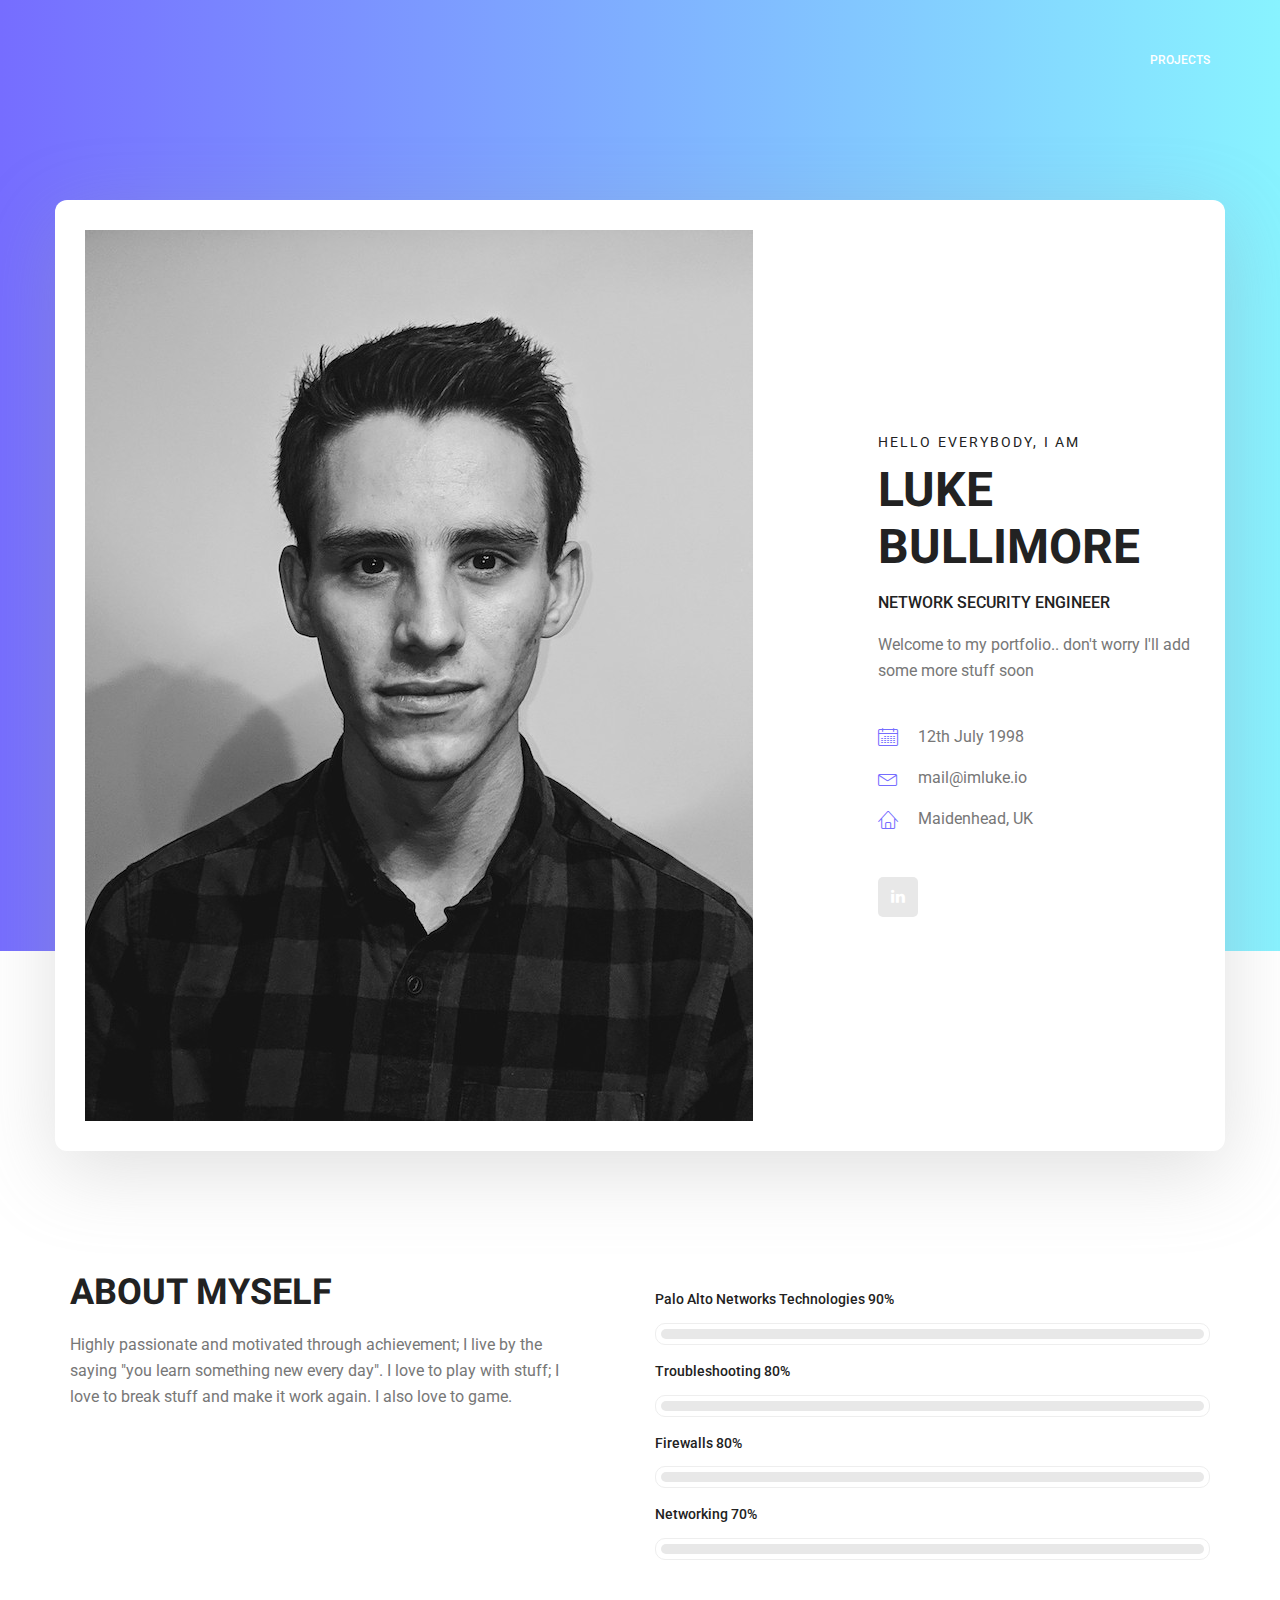
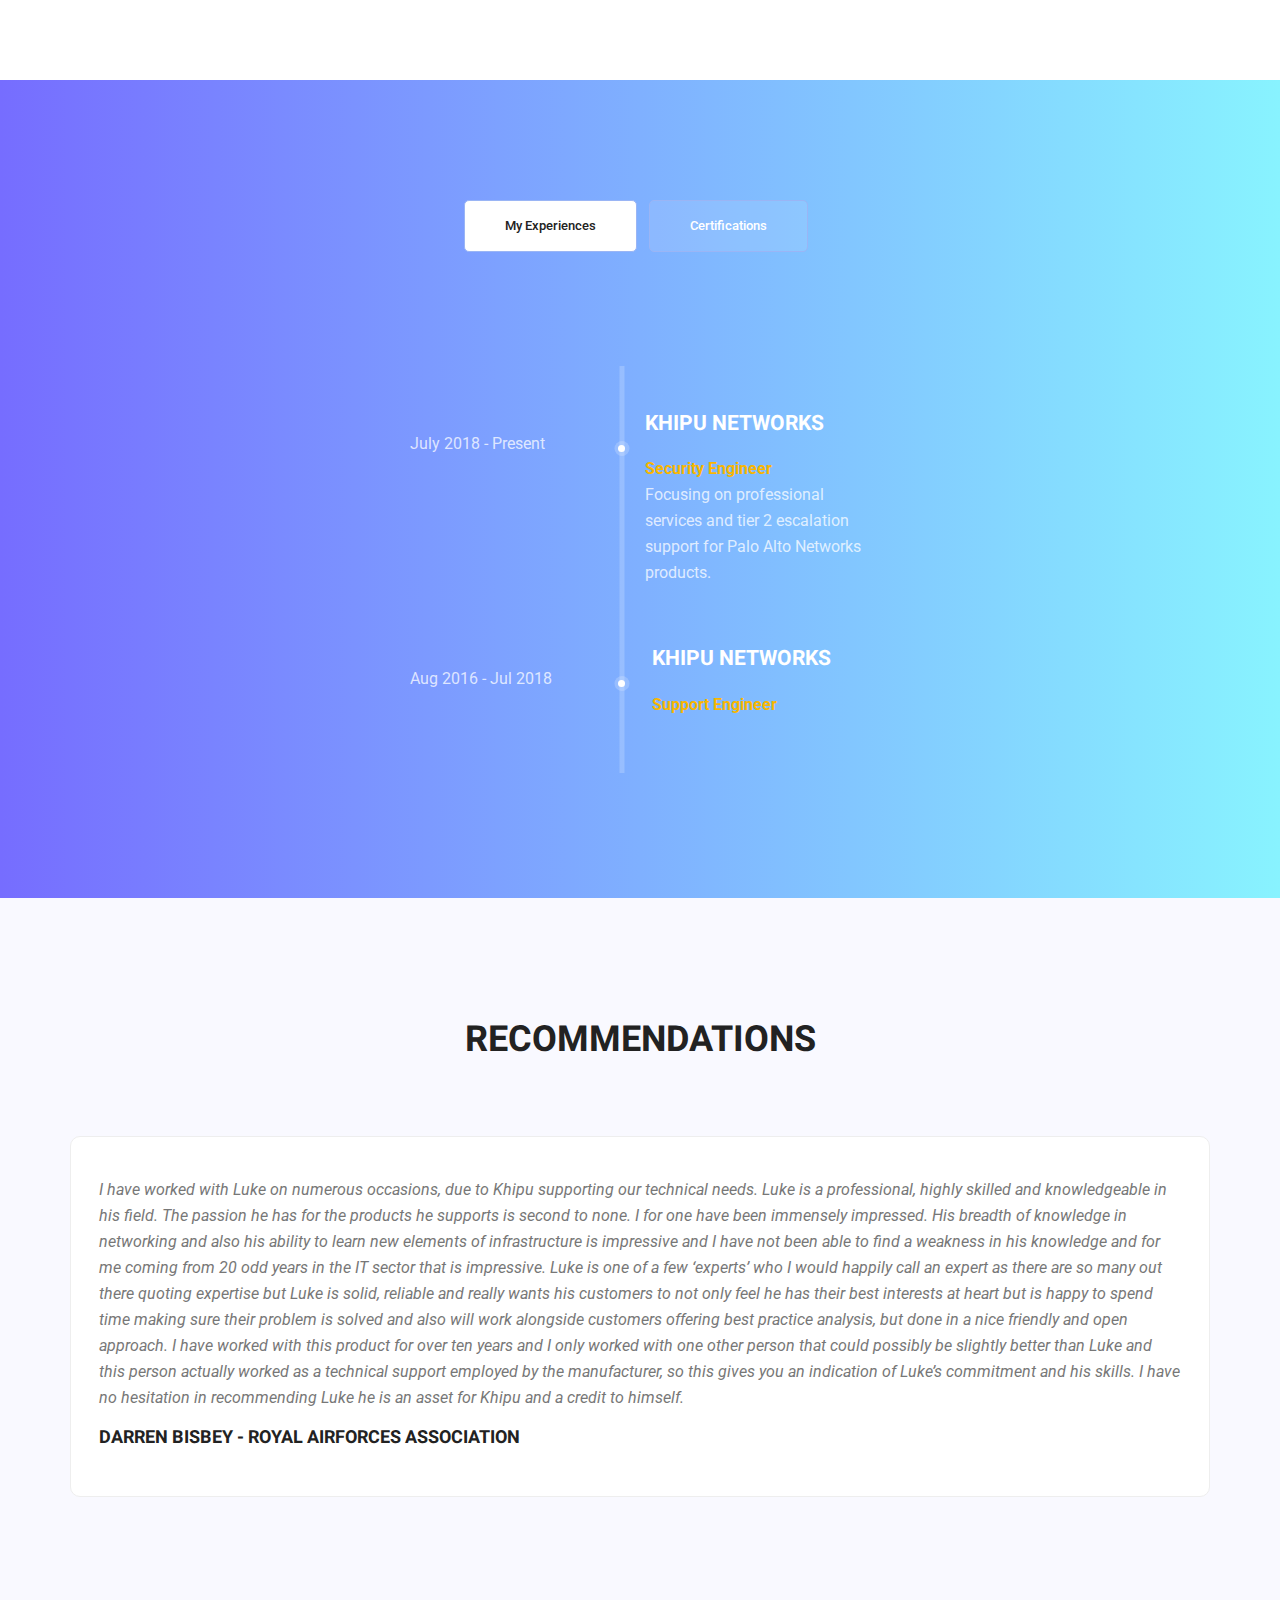
<file: index.html>
<!doctype html>
<html lang=en>
<head>
<meta charset=utf-8>
<meta name=viewport content="width=device-width, initial-scale=1, shrink-to-fit=no">
<link rel=apple-touch-icon sizes=180x180 href=/apple-touch-icon.png>
<link rel=icon type=image/png sizes=32x32 href=/favicon-32x32.png>
<link rel=icon type=image/png sizes=16x16 href=/favicon-16x16.png>
<link rel=manifest href=/site.webmanifest>
<meta name=msapplication-TileColor content=#da532c>
<meta name=theme-color content=#ffffff>
<title>Luke Bullimore Portfolio</title>
<link rel=stylesheet href=css/bootstrap.css>
<link rel=stylesheet href=vendors/linericon/style.css>
<link rel=stylesheet href=css/font-awesome.min.css>
<link rel=stylesheet href=vendors/owl-carousel/owl.carousel.min.css>
<link rel=stylesheet href=vendors/lightbox/simpleLightbox.css>
<link rel=stylesheet href=vendors/nice-select/css/nice-select.css>
<link rel=stylesheet href=vendors/animate-css/animate.css>
<link rel=stylesheet href=vendors/popup/magnific-popup.css>
<link rel=stylesheet href=vendors/flaticon/flaticon.css>
<link rel=stylesheet href=css/style.css>
<link rel=stylesheet href=css/responsive.css>
</head>
<body>
<header class=header_area>
<div class=main_menu>
<nav class="navbar navbar-expand-lg navbar-light">
<div class="container box_1620">
<button class=navbar-toggler type=button data-toggle=collapse data-target=#navbarSupportedContent aria-controls=navbarSupportedContent aria-expanded=false aria-label="Toggle navigation">
<span class=icon-bar></span>
<span class=icon-bar></span>
<span class=icon-bar></span>
</button>
<div class="collapse navbar-collapse offset" id=navbarSupportedContent>
<ul class="nav navbar-nav menu_nav ml-auto">
<li class="nav-item submenu dropdown">
<a href=# class="nav-link dropdown-toggle" data-toggle=dropdown role=button aria-haspopup=true aria-expanded=false>Projects</a>
<ul class=dropdown-menu>
<li class=nav-item><a class=nav-link href=#>UA92</a></li>
<li class=nav-item><a class=nav-link href=#>AgeChecked</a></li>
</ul>
</li>
</ul>
</div>
</div>
</nav>
</div>
</header>
<section class=home_banner_area>
<div class="container box_1620">
<div class="banner_inner d-flex align-items-center">
<div class=banner_content>
<div class=media>
<div class=d-flex>
<img src=img/me.jpg alt>
</div>
<div class=media-body>
<div class=personal_text>
<h6>Hello Everybody, i am</h6>
<h3>Luke Bullimore</h3>
<h4>Network Security Engineer</h4>
<p>Welcome to my portfolio.. don't worry I'll add some more stuff soon</p>
<ul class="list basic_info">
<li><a href=#><i class="lnr lnr-calendar-full"></i> 12th July 1998</a></li>
<li><a href=#><i class="lnr lnr-envelope"></i> mail@imluke.io</a></li>
<li><a href=#><i class="lnr lnr-home"></i> Maidenhead, UK</a></li>
</ul>
<ul class="list personal_social">
<li><a href=https://www.linkedin.com/in/luke-bullimore/><i class="fa fa-linkedin"></i></a></li>
</ul>
</div>
</div>
</div>
</div>
</div>
</div>
</section>
<section class="welcome_area p_120">
<div class=container>
<div class="row welcome_inner">
<div class=col-lg-6>
<div class=welcome_text>
<h4>About Myself</h4>
<p>Highly passionate and motivated through achievement; I live by the saying "you learn something new every day". I love to play with stuff; I love to break stuff and make it work again. I also love to game.</p>
<div class=row>
</div>
</div>
</div>
<div class=col-lg-6>
<div class=tools_expert>
<div class=skill_main>
<div class=skill_item>
<h4>Palo Alto Networks Technologies <span class=counter>90</span>%</h4>
<div class=progress_br>
<div class=progress>
<div class=progress-bar role=progressbar aria-valuenow=90 aria-valuemin=0 aria-valuemax=100></div>
</div>
</div>
</div>
<div class=skill_item>
<h4>Troubleshooting <span class=counter>80</span>%</h4>
<div class=progress_br>
<div class=progress>
<div class=progress-bar role=progressbar aria-valuenow=80 aria-valuemin=0 aria-valuemax=100></div>
</div>
</div>
</div>
<div class=skill_item>
<h4>Firewalls <span class=counter>80</span>%</h4>
<div class=progress_br>
<div class=progress>
<div class=progress-bar role=progressbar aria-valuenow=80 aria-valuemin=0 aria-valuemax=100></div>
</div>
</div>
</div>
<div class=skill_item>
<h4>Networking <span class=counter>70</span>%</h4>
<div class=progress_br>
<div class=progress>
<div class=progress-bar role=progressbar aria-valuenow=70 aria-valuemin=0 aria-valuemax=100></div>
</div>
</div>
</div>
</div>
</div>
</div>
</div>
</div>
</section>
<section class="mytabs_area p_120">
<div class=container>
<div class=tabs_inner>
<ul class="nav nav-tabs" id=myTab role=tablist>
<li class=nav-item>
<a class="nav-link active" id=home-tab data-toggle=tab href=#home role=tab aria-controls=home aria-selected=true>My Experiences</a>
</li>
<li class=nav-item>
<a class=nav-link id=profile-tab data-toggle=tab href=#profile role=tab aria-controls=profile aria-selected=false>Certifications</a>
</li>
</ul>
<div class=tab-content id=myTabContent>
<div class="tab-pane fade show active" id=home role=tabpanel aria-labelledby=home-tab>
<ul class=list>
<li>
<span></span>
<div class=media>
<div class=d-flex>
<p>July 2018 - Present</p>
</div>
<div class=media-body>
<h4>KHIPU Networks</h4>
<p><b>Security Engineer</b> </br> Focusing on professional services and tier 2 escalation support for Palo Alto Networks products.</p>
</div>
</div>
</li>
<li>
<span></span>
<div class=media>
<div class=d-flex>
<p>Aug 2016 - Jul 2018</p>
</div>
<div class=media-body>
<h4>KHIPU Networks</h4>
<p><b>Support Engineer</b></p>
</div>
</div>
</li>
</ul>
</div>
<div class="tab-pane fade" id=profile role=tabpanel aria-labelledby=profile-tab>
<ul class=list>
<li>
<span></span>
<div class=media>
<div class=d-flex>
<p>Jan 2018 - Present</p>
</div>
<div class=media-body>
<p>Palo Alto Networks Certified Network Security Engineer</p>
</div>
</div>
</li>
<li>
<span></span>
<div class=media>
<div class=d-flex>
<p>Jun 2018 - Present</p>
</div>
<div class=media-body>
<p>Palo Alto Networks Certified Network Security Consultant</p>
</div>
</div>
</li>
<li>
<span></span>
<div class=media>
<div class=d-flex>
<p>Jul 2018 - Present</p>
</div>
<div class=media-body>
<p>Palo Alto Networks Systems Engineer - Endpoint</p>
</div>
</div>
</li>
<li>
<span></span>
<div class=media>
<div class=d-flex>
<p>Aug 2018 - Present</p>
</div>
<div class=media-body>
<p>Palo Alto Networks Systems Engineer - Platform</p>
</div>
</div>
</li>
</ul>
</div>
</div>
</div>
</div>
</section>
<section class="testimonials_area p_120">
<div class=container>
<div class=main_title>
<h2>Recommendations</h2>
</div>
<div class=testi_inner>
<div class=item>
<div class=testi_item>
<p>I have worked with Luke on numerous occasions, due to Khipu supporting our technical needs. Luke is a professional, highly skilled and knowledgeable in his field. The passion he has for the products he supports is second to none. I for one have been immensely impressed. His breadth of knowledge in networking and also his ability to learn new elements of infrastructure is impressive and I have not been able to find a weakness in his knowledge and for me coming from 20 odd years in the IT sector that is impressive. Luke is one of a few ‘experts’ who I would happily call an expert as there are so many out there quoting expertise but Luke is solid, reliable and really wants his customers to not only feel he has their best interests at heart but is happy to spend time making sure their problem is solved and also will work alongside customers offering best practice analysis, but done in a nice friendly and open approach. I have worked with this product for over ten years and I only worked with one other person that could possibly be slightly better than Luke and this person actually worked as a technical support employed by the manufacturer, so this gives you an indication of Luke’s commitment and his skills. I have no hesitation in recommending Luke he is an asset for Khipu and a credit to himself.</p>
<h4>Darren Bisbey - Royal Airforces Association</h4>
</div>
</div>
</section>
<script src=js/jquery-3.3.1.min.js></script>
<script src=js/popper.js></script>
<script src=js/bootstrap.min.js></script>
<script src=js/stellar.js></script>
<script src=vendors/lightbox/simpleLightbox.min.js></script>
<script src=vendors/nice-select/js/jquery.nice-select.min.js></script>
<script src=vendors/isotope/imagesloaded.pkgd.min.js></script>
<script src=vendors/isotope/isotope.pkgd.min.js></script>
<script src=vendors/owl-carousel/owl.carousel.min.js></script>
<script src=vendors/popup/jquery.magnific-popup.min.js></script>
<script src=js/jquery.ajaxchimp.min.js></script>
<script src=vendors/counter-up/jquery.waypoints.min.js></script>
<script src=vendors/counter-up/jquery.counterup.min.js></script>
<script src=js/mail-script.js></script>
<script src=js/theme.js></script>
</body>
</html>
</file>
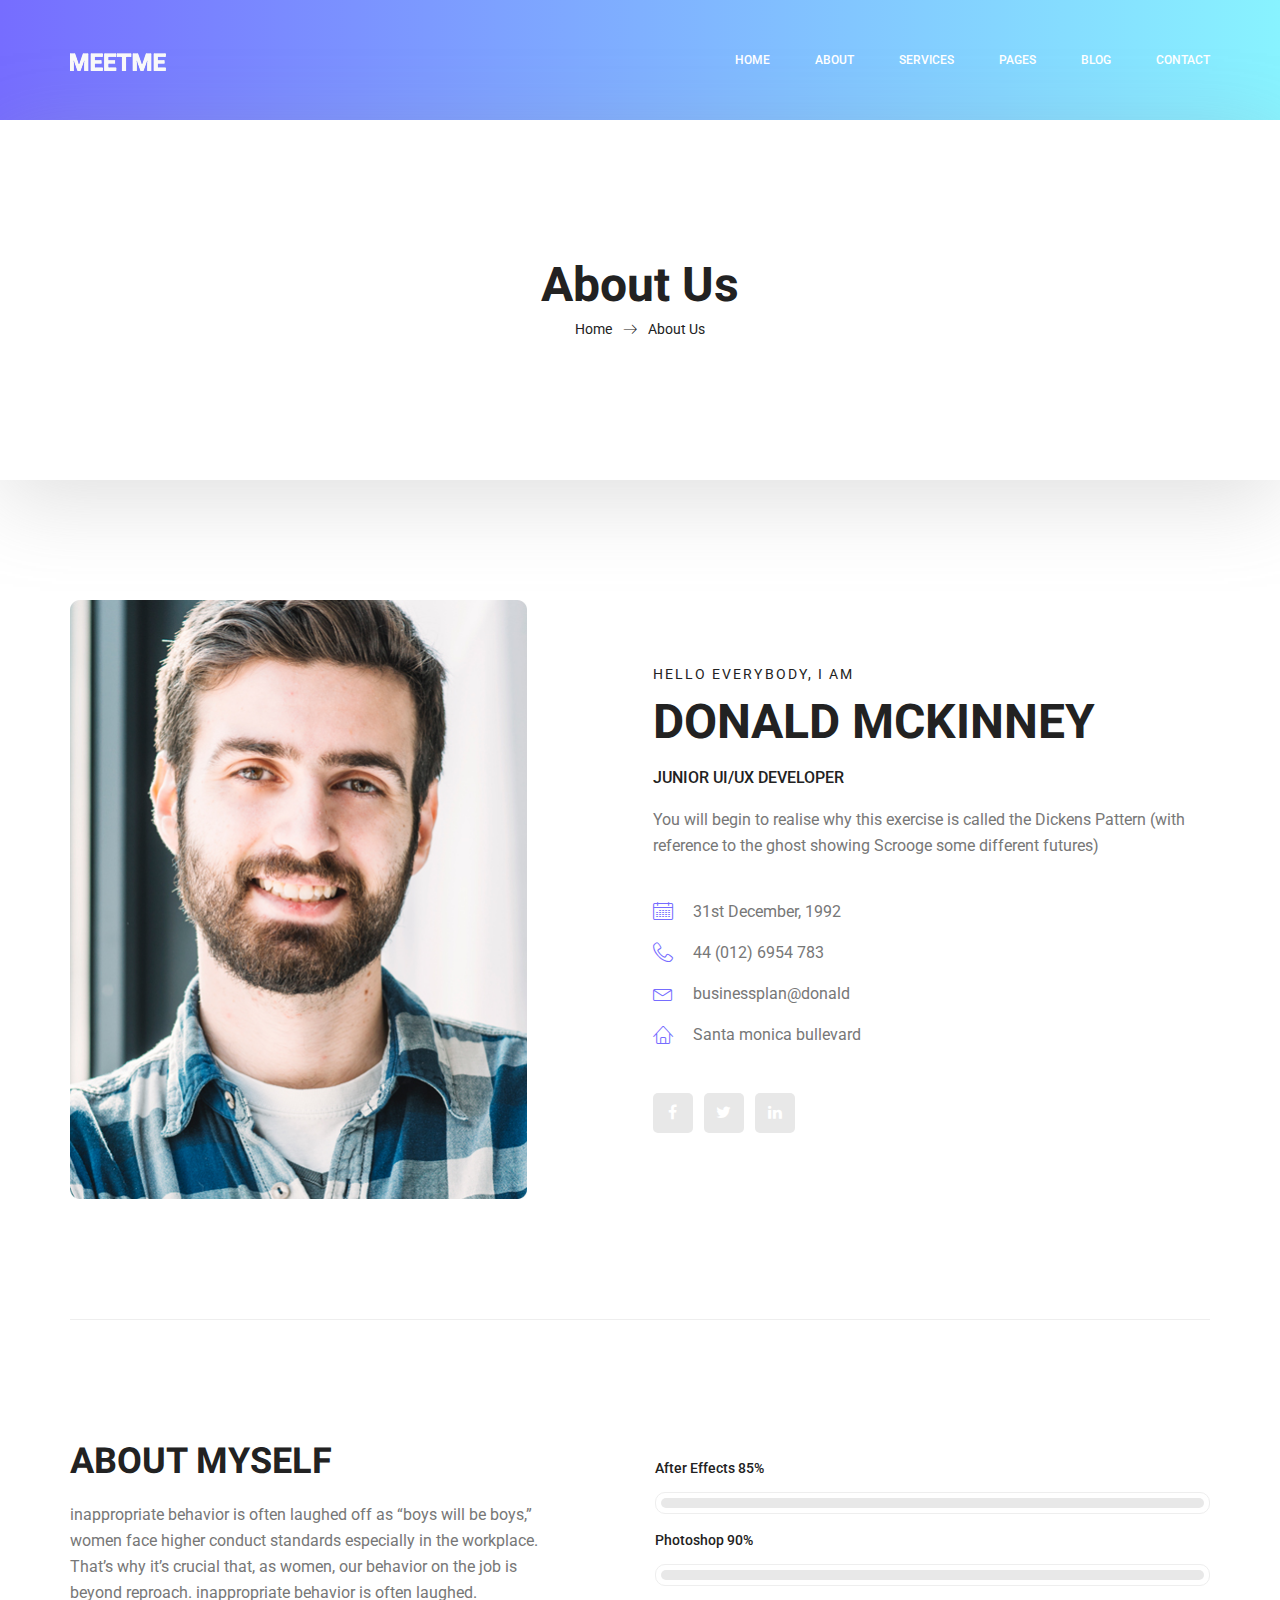
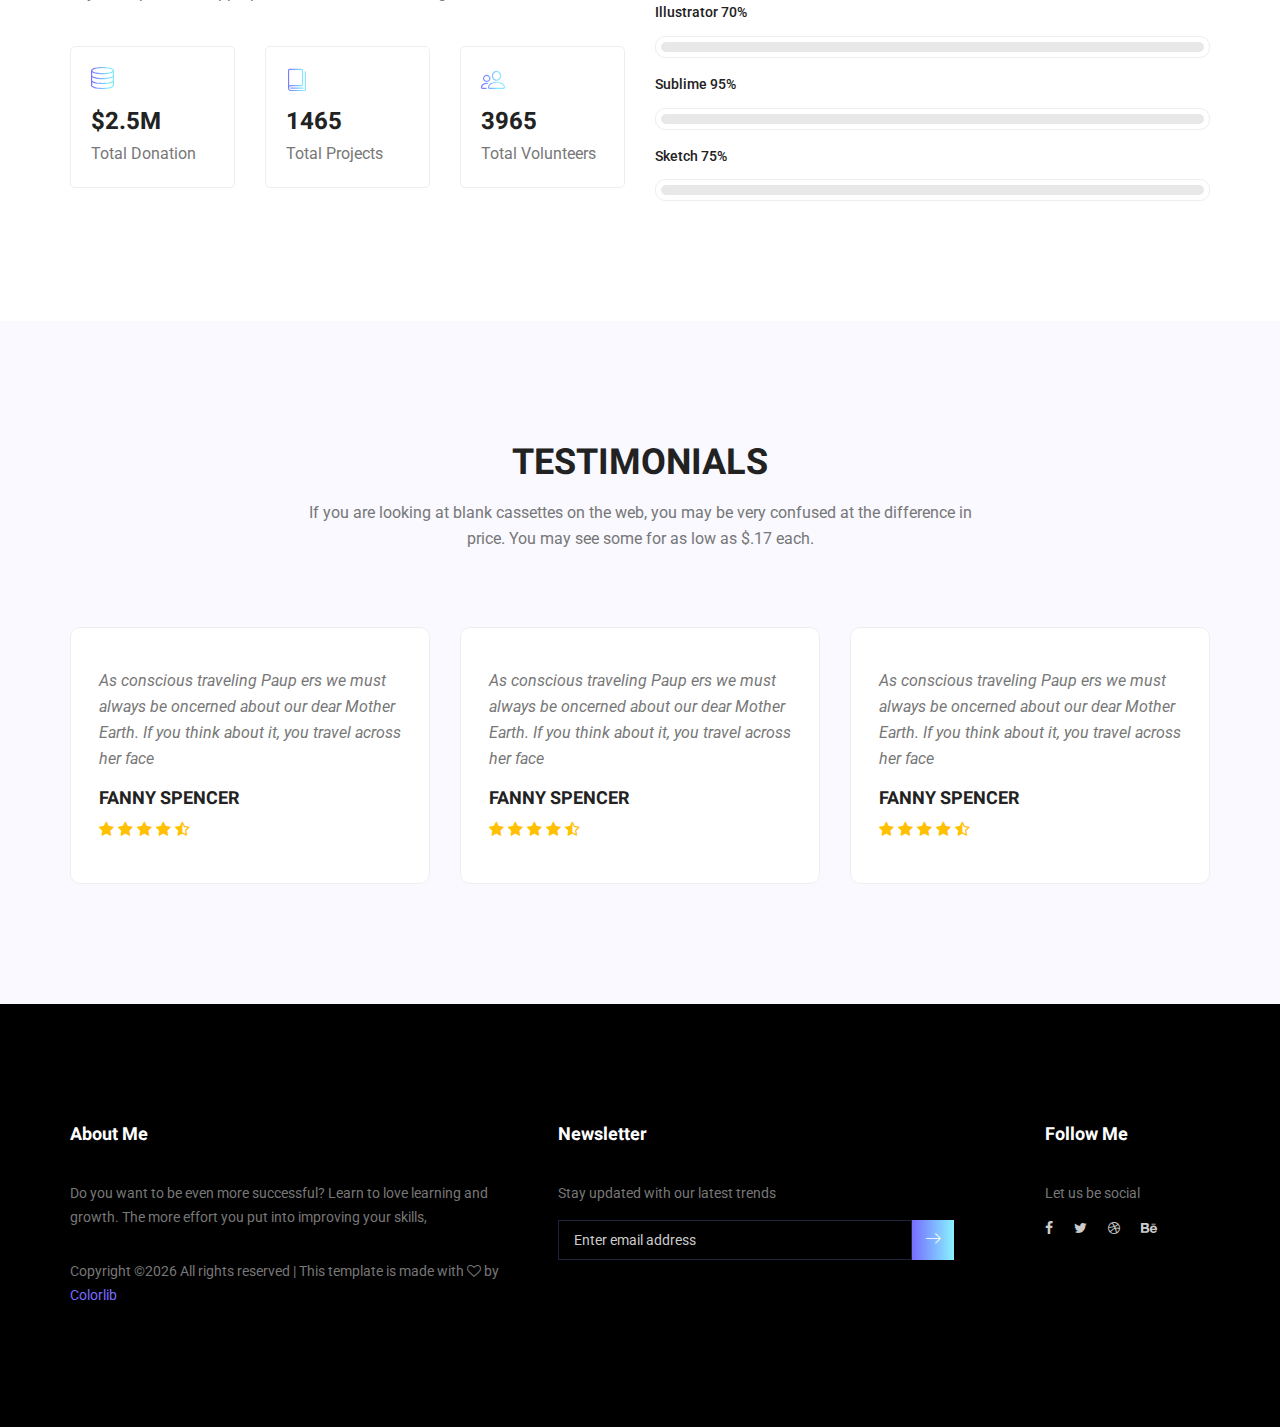
<file: about-us.html>
<!doctype html>
<html lang="en">
    <head>
        <!-- Required meta tags -->
        <meta charset="utf-8">
        <meta name="viewport" content="width=device-width, initial-scale=1, shrink-to-fit=no">
        <link rel="icon" href="img/favicon.png" type="image/png">
        <title>MeetMe Personal</title>
        <!-- Bootstrap CSS -->
        <link rel="stylesheet" href="css/bootstrap.css">
        <link rel="stylesheet" href="vendors/linericon/style.css">
        <link rel="stylesheet" href="css/font-awesome.min.css">
        <link rel="stylesheet" href="vendors/owl-carousel/owl.carousel.min.css">
        <link rel="stylesheet" href="vendors/lightbox/simpleLightbox.css">
        <link rel="stylesheet" href="vendors/nice-select/css/nice-select.css">
        <link rel="stylesheet" href="vendors/animate-css/animate.css">
        <link rel="stylesheet" href="vendors/popup/magnific-popup.css">
        <!-- main css -->
        <link rel="stylesheet" href="css/style.css">
        <link rel="stylesheet" href="css/responsive.css">
    </head>
    <body>
        
        <!--================Header Menu Area =================-->
        <header class="header_area">
            <div class="main_menu">
            	<nav class="navbar navbar-expand-lg navbar-light">
					<div class="container box_1620">
						<!-- Brand and toggle get grouped for better mobile display -->
						<a class="navbar-brand logo_h" href="index.html"><img src="img/logo.png" alt=""></a>
						<button class="navbar-toggler" type="button" data-toggle="collapse" data-target="#navbarSupportedContent" aria-controls="navbarSupportedContent" aria-expanded="false" aria-label="Toggle navigation">
							<span class="icon-bar"></span>
							<span class="icon-bar"></span>
							<span class="icon-bar"></span>
						</button>
						<!-- Collect the nav links, forms, and other content for toggling -->
						<div class="collapse navbar-collapse offset" id="navbarSupportedContent">
							<ul class="nav navbar-nav menu_nav ml-auto">
								<li class="nav-item active"><a class="nav-link" href="index.html">Home</a></li> 
								<li class="nav-item"><a class="nav-link" href="about-us.html">About</a></li> 
								<li class="nav-item"><a class="nav-link" href="services.html">Services</a></li> 
								<li class="nav-item submenu dropdown">
									<a href="#" class="nav-link dropdown-toggle" data-toggle="dropdown" role="button" aria-haspopup="true" aria-expanded="false">Pages</a>
									<ul class="dropdown-menu">
										<li class="nav-item"><a class="nav-link" href="portfolio.html">Portfolio</a></li>
										<li class="nav-item"><a class="nav-link" href="elements.html">Elements</a></li>
									</ul>
								</li> 
								<li class="nav-item submenu dropdown">
									<a href="#" class="nav-link dropdown-toggle" data-toggle="dropdown" role="button" aria-haspopup="true" aria-expanded="false">Blog</a>
									<ul class="dropdown-menu">
										<li class="nav-item"><a class="nav-link" href="blog.html">Blog</a></li>
										<li class="nav-item"><a class="nav-link" href="single-blog.html">Blog Details</a></li>
									</ul>
								</li> 
								<li class="nav-item"><a class="nav-link" href="contact.html">Contact</a></li>
							</ul>
						</div> 
					</div>
            	</nav>
            </div>
        </header>
        <!--================Header Menu Area =================-->
        
        <!--================Home Banner Area =================-->
        <section class="banner_area">
            <div class="box_1620">
				<div class="banner_inner d-flex align-items-center">
					<div class="container">
						<div class="banner_content text-center">
							<h2>About Us</h2>
							<div class="page_link">
								<a href="index.html">Home</a>
								<a href="about-us.html">About Us</a>
							</div>
						</div>
					</div>
				</div>
            </div>
        </section>
        <!--================End Home Banner Area =================-->
        
        
        <!--================Home Banner Area =================-->
        <section class="profile_area">
           	<div class="container">
           		<div class="profile_inner p_120">
					<div class="row">
						<div class="col-lg-5">
							<img class="img-fluid" src="img/personal-2.jpg" alt="">
						</div>
						<div class="col-lg-7">
							<div class="personal_text">
								<h6>Hello Everybody, i am</h6>
								<h3>Donald McKinney</h3>
								<h4>Junior UI/UX Developer</h4>
								<p>You will begin to realise why this exercise is called the Dickens Pattern (with reference to the ghost showing Scrooge some different futures)</p>
								<ul class="list basic_info">
									<li><a href="#"><i class="lnr lnr-calendar-full"></i> 31st December, 1992</a></li>
									<li><a href="#"><i class="lnr lnr-phone-handset"></i> 44 (012) 6954 783</a></li>
									<li><a href="#"><i class="lnr lnr-envelope"></i> businessplan@donald</a></li>
									<li><a href="#"><i class="lnr lnr-home"></i> Santa monica bullevard</a></li>
								</ul>
								<ul class="list personal_social">
									<li><a href="#"><i class="fa fa-facebook"></i></a></li>
									<li><a href="#"><i class="fa fa-twitter"></i></a></li>
									<li><a href="#"><i class="fa fa-linkedin"></i></a></li>
								</ul>
							</div>
						</div>
					</div>
           		</div>
            </div>
        </section>
        <!--================End Home Banner Area =================-->
        
        <!--================Welcome Area =================-->
        <section class="welcome_area p_120">
        	<div class="container">
        		<div class="row welcome_inner">
        			<div class="col-lg-6">
        				<div class="welcome_text">
        					<h4>About Myself</h4>
        					<p>inappropriate behavior is often laughed off as “boys will be boys,” women face higher conduct standards especially in the workplace. That’s why it’s crucial that, as women, our behavior on the job is beyond reproach. inappropriate behavior is often laughed.</p>
        					<div class="row">
        						<div class="col-md-4">
        							<div class="wel_item">
        								<i class="lnr lnr-database"></i>
        								<h4>$2.5M</h4>
        								<p>Total Donation</p>
        							</div>
        						</div>
        						<div class="col-md-4">
        							<div class="wel_item">
        								<i class="lnr lnr-book"></i>
        								<h4>1465</h4>
        								<p>Total Projects</p>
        							</div>
        						</div>
        						<div class="col-md-4">
        							<div class="wel_item">
        								<i class="lnr lnr-users"></i>
        								<h4>3965</h4>
        								<p>Total Volunteers</p>
        							</div>
        						</div>
        					</div>
        				</div>
        			</div>
        			<div class="col-lg-6">
        				<div class="tools_expert">
        					<div class="skill_main">
								<div class="skill_item">
									<h4>After Effects <span class="counter">85</span>%</h4>
									<div class="progress_br">
										<div class="progress">
											<div class="progress-bar" role="progressbar" aria-valuenow="85" aria-valuemin="0" aria-valuemax="100"></div>
										</div>
									</div>
								</div>
								<div class="skill_item">
									<h4>Photoshop <span class="counter">90</span>%</h4>
									<div class="progress_br">
										<div class="progress">
											<div class="progress-bar" role="progressbar" aria-valuenow="90" aria-valuemin="0" aria-valuemax="100"></div>
										</div>
									</div>
								</div>
								<div class="skill_item">
									<h4>Illustrator <span class="counter">70</span>%</h4>
									<div class="progress_br">
										<div class="progress">
											<div class="progress-bar" role="progressbar" aria-valuenow="70" aria-valuemin="0" aria-valuemax="100"></div>
										</div>
									</div>
								</div>
								<div class="skill_item">
									<h4>Sublime <span class="counter">95</span>%</h4>
									<div class="progress_br">
										<div class="progress">
											<div class="progress-bar" role="progressbar" aria-valuenow="95" aria-valuemin="0" aria-valuemax="100"></div>
										</div>
									</div>
								</div>
								<div class="skill_item">
									<h4>Sketch <span class="counter">75</span>%</h4>
									<div class="progress_br">
										<div class="progress">
											<div class="progress-bar" role="progressbar" aria-valuenow="75" aria-valuemin="0" aria-valuemax="100"></div>
										</div>
									</div>
								</div>
							</div>
        				</div>
        			</div>
        		</div>
        	</div>
        </section>
        <!--================End Welcome Area =================-->
        
        <!--================Testimonials Area =================-->
        <section class="testimonials_area p_120">
        	<div class="container">
        		<div class="main_title">
        			<h2>Testimonials</h2>
        			<p>If you are looking at blank cassettes on the web, you may be very confused at the difference in price. You may see some for as low as $.17 each.</p>
        		</div>
        		<div class="testi_inner">
					<div class="testi_slider owl-carousel">
						<div class="item">
							<div class="testi_item">
								<p>As conscious traveling Paup ers we must always be oncerned about our dear Mother Earth. If you think about it, you travel across her face</p>
								<h4>Fanny Spencer</h4>
								<a href="#"><i class="fa fa-star"></i></a>
								<a href="#"><i class="fa fa-star"></i></a>
								<a href="#"><i class="fa fa-star"></i></a>
								<a href="#"><i class="fa fa-star"></i></a>
								<a href="#"><i class="fa fa-star-half-o"></i></a>
							</div>
						</div>
						<div class="item">
							<div class="testi_item">
								<p>As conscious traveling Paup ers we must always be oncerned about our dear Mother Earth. If you think about it, you travel across her face</p>
								<h4>Fanny Spencer</h4>
								<a href="#"><i class="fa fa-star"></i></a>
								<a href="#"><i class="fa fa-star"></i></a>
								<a href="#"><i class="fa fa-star"></i></a>
								<a href="#"><i class="fa fa-star"></i></a>
								<a href="#"><i class="fa fa-star-half-o"></i></a>
							</div>
						</div>
						<div class="item">
							<div class="testi_item">
								<p>As conscious traveling Paup ers we must always be oncerned about our dear Mother Earth. If you think about it, you travel across her face</p>
								<h4>Fanny Spencer</h4>
								<a href="#"><i class="fa fa-star"></i></a>
								<a href="#"><i class="fa fa-star"></i></a>
								<a href="#"><i class="fa fa-star"></i></a>
								<a href="#"><i class="fa fa-star"></i></a>
								<a href="#"><i class="fa fa-star-half-o"></i></a>
							</div>
						</div>
					</div>
        		</div>
        	</div>
        </section>
        <!--================End Testimonials Area =================-->
        
        <!--================Footer Area =================-->
        <footer class="footer_area p_120">
        	<div class="container">
        		<div class="row footer_inner">
        			<div class="col-lg-5 col-sm-6">
        				<aside class="f_widget ab_widget">
        					<div class="f_title">
        						<h3>About Me</h3>
        					</div>
        					<p>Do you want to be even more successful? Learn to love learning and growth. The more effort you put into improving your skills,</p>
        					<p><!-- Link back to Colorlib can't be removed. Template is licensed under CC BY 3.0. -->
Copyright &copy;<script>document.write(new Date().getFullYear());</script> All rights reserved | This template is made with <i class="fa fa-heart-o" aria-hidden="true"></i> by <a href="https://colorlib.com" target="_blank">Colorlib</a>
<!-- Link back to Colorlib can't be removed. Template is licensed under CC BY 3.0. --></p>
        				</aside>
        			</div>
        			<div class="col-lg-5 col-sm-6">
        				<aside class="f_widget news_widget">
        					<div class="f_title">
        						<h3>Newsletter</h3>
        					</div>
        					<p>Stay updated with our latest trends</p>
        					<div id="mc_embed_signup">
                                <form target="_blank" action="https://spondonit.us12.list-manage.com/subscribe/post?u=1462626880ade1ac87bd9c93a&amp;id=92a4423d01" method="get" class="subscribe_form relative">
                                	<div class="input-group d-flex flex-row">
                                        <input name="EMAIL" placeholder="Enter email address" onfocus="this.placeholder = ''" onblur="this.placeholder = 'Email Address '" required="" type="email">
                                        <button class="btn sub-btn"><span class="lnr lnr-arrow-right"></span></button>		
                                    </div>				
                                    <div class="mt-10 info"></div>
                                </form>
                            </div>
        				</aside>
        			</div>
        			<div class="col-lg-2">
        				<aside class="f_widget social_widget">
        					<div class="f_title">
        						<h3>Follow Me</h3>
        					</div>
        					<p>Let us be social</p>
        					<ul class="list">
        						<li><a href="#"><i class="fa fa-facebook"></i></a></li>
        						<li><a href="#"><i class="fa fa-twitter"></i></a></li>
        						<li><a href="#"><i class="fa fa-dribbble"></i></a></li>
        						<li><a href="#"><i class="fa fa-behance"></i></a></li>
        					</ul>
        				</aside>
        			</div>
        		</div>
        	</div>
        </footer>
        <!--================End Footer Area =================-->
        
        
        
        
        <!-- Optional JavaScript -->
        <!-- jQuery first, then Popper.js, then Bootstrap JS -->
        <script src="js/jquery-3.3.1.min.js"></script>
        <script src="js/popper.js"></script>
        <script src="js/bootstrap.min.js"></script>
        <script src="js/stellar.js"></script>
        <script src="vendors/lightbox/simpleLightbox.min.js"></script>
        <script src="vendors/nice-select/js/jquery.nice-select.min.js"></script>
        <script src="vendors/isotope/imagesloaded.pkgd.min.js"></script>
        <script src="vendors/isotope/isotope.pkgd.min.js"></script>
        <script src="vendors/owl-carousel/owl.carousel.min.js"></script>
        <script src="vendors/popup/jquery.magnific-popup.min.js"></script>
        <script src="js/jquery.ajaxchimp.min.js"></script>
        <script src="vendors/counter-up/jquery.waypoints.min.js"></script>
        <script src="vendors/counter-up/jquery.counterup.min.js"></script>
        <script src="js/mail-script.js"></script>
        <script src="js/theme.js"></script>
    </body>
</html>
</file>
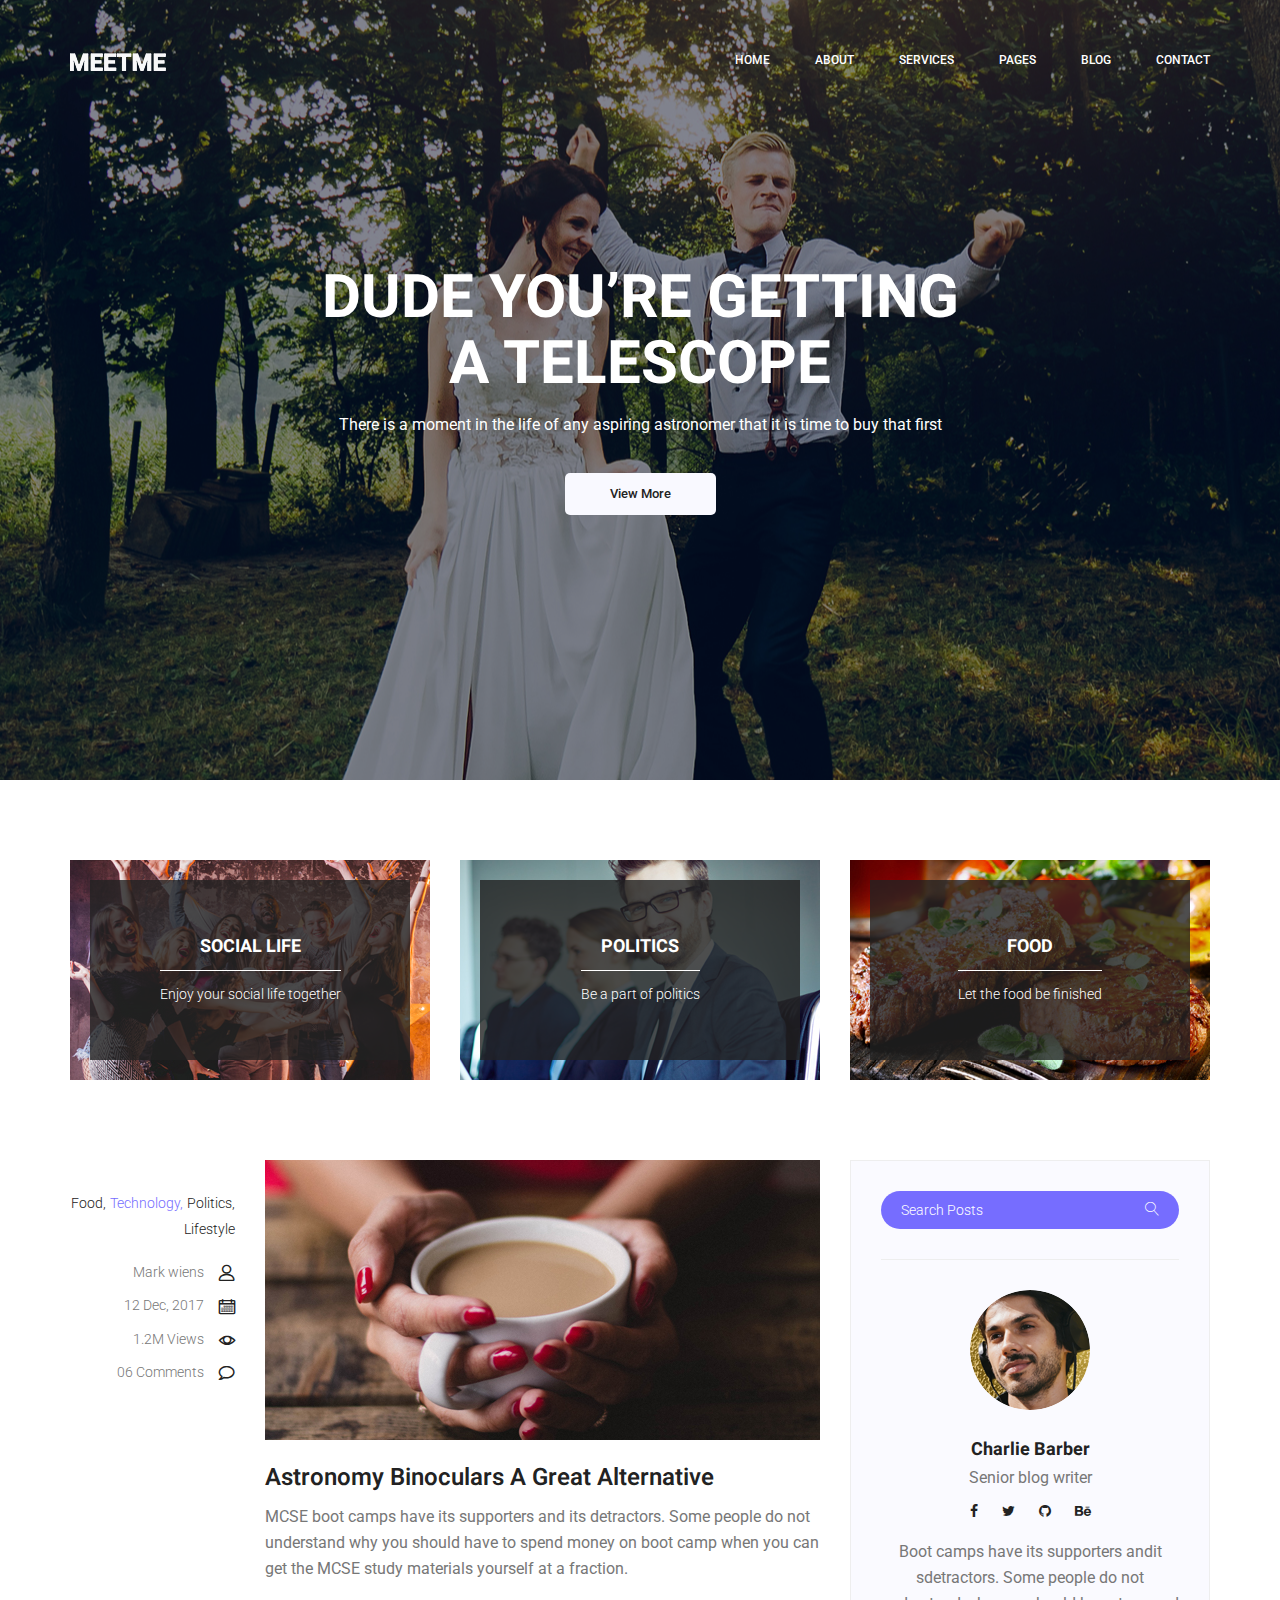
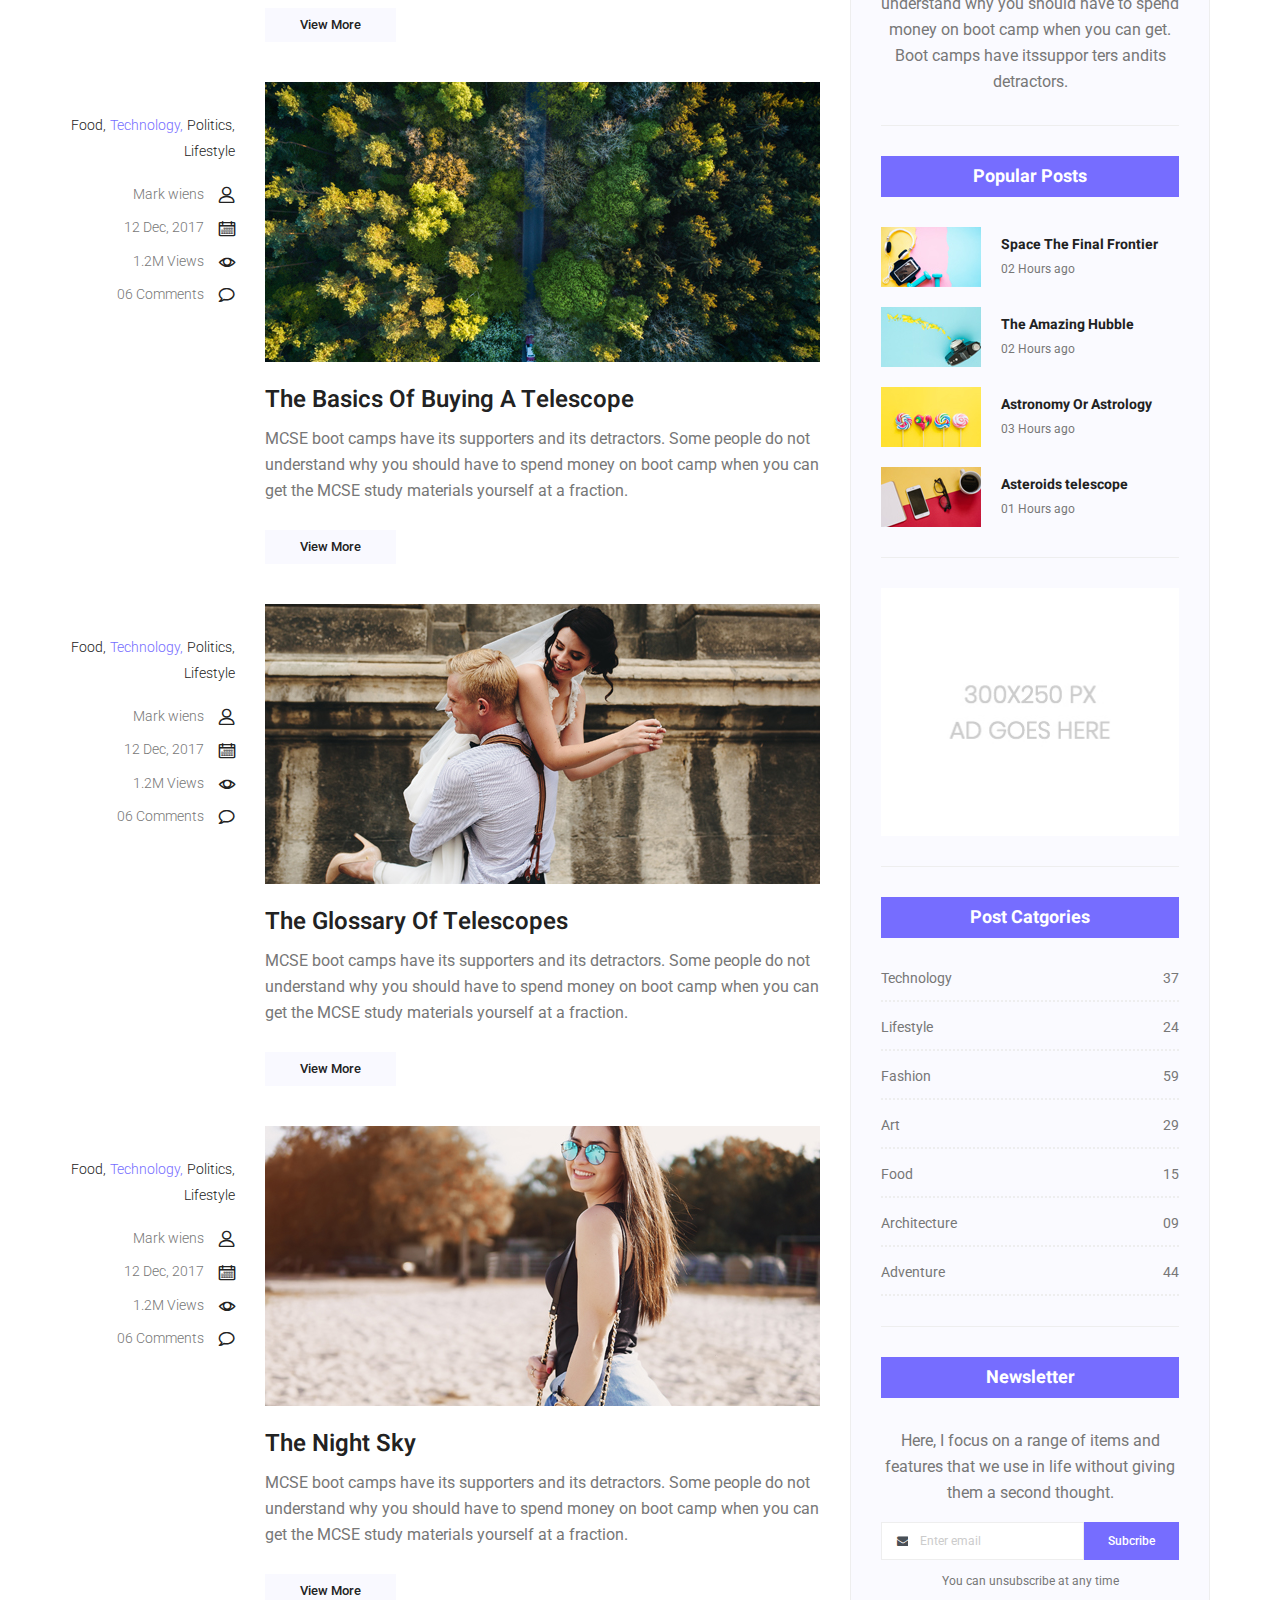
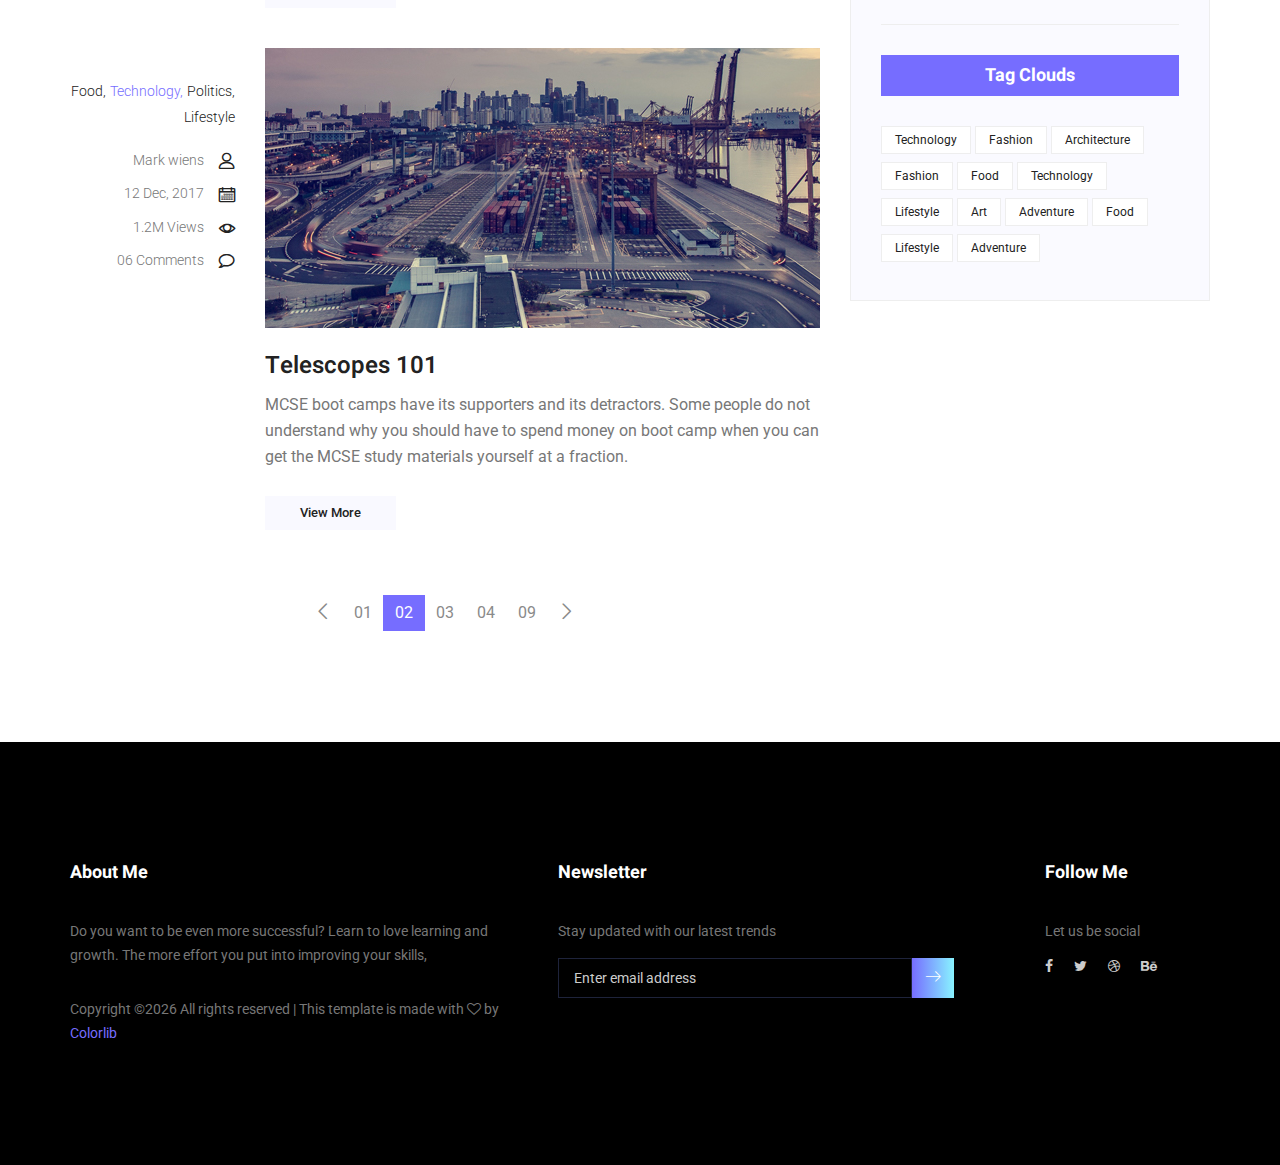
<file: blog.html>
<!doctype html>
<html lang="en">
    <head>
        <!-- Required meta tags -->
        <meta charset="utf-8">
        <meta name="viewport" content="width=device-width, initial-scale=1, shrink-to-fit=no">
        <link rel="icon" href="img/favicon.png" type="image/png">
        <title>MeetMe Personal</title>
        <!-- Bootstrap CSS -->
        <link rel="stylesheet" href="css/bootstrap.css">
        <link rel="stylesheet" href="vendors/linericon/style.css">
        <link rel="stylesheet" href="css/font-awesome.min.css">
        <link rel="stylesheet" href="vendors/owl-carousel/owl.carousel.min.css">
        <link rel="stylesheet" href="vendors/lightbox/simpleLightbox.css">
        <link rel="stylesheet" href="vendors/nice-select/css/nice-select.css">
        <link rel="stylesheet" href="vendors/animate-css/animate.css">
        <link rel="stylesheet" href="vendors/popup/magnific-popup.css">
        <!-- main css -->
        <link rel="stylesheet" href="css/style.css">
        <link rel="stylesheet" href="css/responsive.css">
    </head>
    <body>
        
        <!--================Header Menu Area =================-->
        <header class="header_area">
            <div class="main_menu">
            	<nav class="navbar navbar-expand-lg navbar-light">
					<div class="container box_1620">
						<!-- Brand and toggle get grouped for better mobile display -->
						<a class="navbar-brand logo_h" href="index.html"><img src="img/logo.png" alt=""></a>
						<button class="navbar-toggler" type="button" data-toggle="collapse" data-target="#navbarSupportedContent" aria-controls="navbarSupportedContent" aria-expanded="false" aria-label="Toggle navigation">
							<span class="icon-bar"></span>
							<span class="icon-bar"></span>
							<span class="icon-bar"></span>
						</button>
						<!-- Collect the nav links, forms, and other content for toggling -->
						<div class="collapse navbar-collapse offset" id="navbarSupportedContent">
							<ul class="nav navbar-nav menu_nav ml-auto">
								<li class="nav-item active"><a class="nav-link" href="index.html">Home</a></li> 
								<li class="nav-item"><a class="nav-link" href="about-us.html">About</a></li> 
								<li class="nav-item"><a class="nav-link" href="services.html">Services</a></li> 
								<li class="nav-item submenu dropdown">
									<a href="#" class="nav-link dropdown-toggle" data-toggle="dropdown" role="button" aria-haspopup="true" aria-expanded="false">Pages</a>
									<ul class="dropdown-menu">
										<li class="nav-item"><a class="nav-link" href="portfolio.html">Portfolio</a></li>
										<li class="nav-item"><a class="nav-link" href="elements.html">Elements</a></li>
									</ul>
								</li> 
								<li class="nav-item submenu dropdown">
									<a href="#" class="nav-link dropdown-toggle" data-toggle="dropdown" role="button" aria-haspopup="true" aria-expanded="false">Blog</a>
									<ul class="dropdown-menu">
										<li class="nav-item"><a class="nav-link" href="blog.html">Blog</a></li>
										<li class="nav-item"><a class="nav-link" href="single-blog.html">Blog Details</a></li>
									</ul>
								</li> 
								<li class="nav-item"><a class="nav-link" href="contact.html">Contact</a></li>
							</ul>
						</div> 
					</div>
            	</nav>
            </div>
        </header>
        <!--================Header Menu Area =================-->
        
        <!--================Home Banner Area =================-->
        <section class="home_banner_area blog_banner">
            <div class="banner_inner d-flex align-items-center">
            	<div class="overlay bg-parallax" data-stellar-ratio="0.9" data-stellar-vertical-offset="0" data-background=""></div>
				<div class="container">
					<div class="blog_b_text text-center">
						<h2>Dude You’re Getting <br /> a Telescope</h2>
						<p>There is a moment in the life of any aspiring astronomer that it is time to buy that first</p>
						<a class="white_bg_btn" href="#">View More</a>
					</div>
				</div>
            </div>
        </section>
        <!--================End Home Banner Area =================-->
        
        <!--================Blog Categorie Area =================-->
        <section class="blog_categorie_area">
            <div class="container">
                <div class="row">
                    <div class="col-lg-4">
                        <div class="categories_post">
                            <img src="img/blog/cat-post/cat-post-3.jpg" alt="post">
                            <div class="categories_details">
                                <div class="categories_text">
                                    <a href="blog-details.html"><h5>Social Life</h5></a>
                                    <div class="border_line"></div>
                                    <p>Enjoy your social life together</p>
                                </div>
                            </div>
                        </div>
                    </div>
                    <div class="col-lg-4">
                        <div class="categories_post">
                            <img src="img/blog/cat-post/cat-post-2.jpg" alt="post">
                            <div class="categories_details">
                                <div class="categories_text">
                                    <a href="blog-details.html"><h5>Politics</h5></a>
                                    <div class="border_line"></div>
                                    <p>Be a part of politics</p>
                                </div>
                            </div>
                        </div>
                    </div>
                    <div class="col-lg-4">
                        <div class="categories_post">
                            <img src="img/blog/cat-post/cat-post-1.jpg" alt="post">
                            <div class="categories_details">
                                <div class="categories_text">
                                    <a href="blog-details.html"><h5>Food</h5></a>
                                    <div class="border_line"></div>
                                    <p>Let the food be finished</p>
                                </div>
                            </div>
                        </div>
                    </div>
                </div>
            </div>
        </section>
        <!--================Blog Categorie Area =================-->
        
        <!--================Blog Area =================-->
        <section class="blog_area">
            <div class="container">
                <div class="row">
                    <div class="col-lg-8">
                        <div class="blog_left_sidebar">
                            <article class="row blog_item">
                               <div class="col-md-3">
                                   <div class="blog_info text-right">
                                        <div class="post_tag">
                                            <a href="#">Food,</a>
                                            <a class="active" href="#">Technology,</a>
                                            <a href="#">Politics,</a>
                                            <a href="#">Lifestyle</a>
                                        </div>
                                        <ul class="blog_meta list">
                                            <li><a href="#">Mark wiens<i class="lnr lnr-user"></i></a></li>
                                            <li><a href="#">12 Dec, 2017<i class="lnr lnr-calendar-full"></i></a></li>
                                            <li><a href="#">1.2M Views<i class="lnr lnr-eye"></i></a></li>
                                            <li><a href="#">06 Comments<i class="lnr lnr-bubble"></i></a></li>
                                        </ul>
                                    </div>
                               </div>
                                <div class="col-md-9">
                                    <div class="blog_post">
                                        <img src="img/blog/main-blog/m-blog-1.jpg" alt="">
                                        <div class="blog_details">
                                            <a href="single-blog.html"><h2>Astronomy Binoculars A Great Alternative</h2></a>
                                            <p>MCSE boot camps have its supporters and its detractors. Some people do not understand why you should have to spend money on boot camp when you can get the MCSE study materials yourself at a fraction.</p>
                                            <a href="single-blog.html" class="white_bg_btn">View More</a>
                                        </div>
                                    </div>
                                </div>
                            </article>
                            <article class="row blog_item">
                               <div class="col-md-3">
                                   <div class="blog_info text-right">
                                        <div class="post_tag">
                                            <a href="#">Food,</a>
                                            <a class="active" href="#">Technology,</a>
                                            <a href="#">Politics,</a>
                                            <a href="#">Lifestyle</a>
                                        </div>
                                        <ul class="blog_meta list">
                                            <li><a href="#">Mark wiens<i class="lnr lnr-user"></i></a></li>
                                            <li><a href="#">12 Dec, 2017<i class="lnr lnr-calendar-full"></i></a></li>
                                            <li><a href="#">1.2M Views<i class="lnr lnr-eye"></i></a></li>
                                            <li><a href="#">06 Comments<i class="lnr lnr-bubble"></i></a></li>
                                        </ul>
                                    </div>
                               </div>
                                <div class="col-md-9">
                                    <div class="blog_post">
                                        <img src="img/blog/main-blog/m-blog-2.jpg" alt="">
                                        <div class="blog_details">
                                            <a href="single-blog.html"><h2>The Basics Of Buying A Telescope</h2></a>
                                            <p>MCSE boot camps have its supporters and its detractors. Some people do not understand why you should have to spend money on boot camp when you can get the MCSE study materials yourself at a fraction.</p>
                                            <a href="single-blog.html" class="white_bg_btn">View More</a>
                                        </div>
                                    </div>
                                </div>
                            </article>
                            <article class="row blog_item">
                               <div class="col-md-3">
                                   <div class="blog_info text-right">
                                        <div class="post_tag">
                                            <a href="#">Food,</a>
                                            <a class="active" href="#">Technology,</a>
                                            <a href="#">Politics,</a>
                                            <a href="#">Lifestyle</a>
                                        </div>
                                        <ul class="blog_meta list">
                                            <li><a href="#">Mark wiens<i class="lnr lnr-user"></i></a></li>
                                            <li><a href="#">12 Dec, 2017<i class="lnr lnr-calendar-full"></i></a></li>
                                            <li><a href="#">1.2M Views<i class="lnr lnr-eye"></i></a></li>
                                            <li><a href="#">06 Comments<i class="lnr lnr-bubble"></i></a></li>
                                        </ul>
                                    </div>
                               </div>
                                <div class="col-md-9">
                                    <div class="blog_post">
                                        <img src="img/blog/main-blog/m-blog-3.jpg" alt="">
                                        <div class="blog_details">
                                            <a href="single-blog.html"><h2>The Glossary Of Telescopes</h2></a>
                                            <p>MCSE boot camps have its supporters and its detractors. Some people do not understand why you should have to spend money on boot camp when you can get the MCSE study materials yourself at a fraction.</p>
                                            <a href="single-blog.html" class="white_bg_btn">View More</a>
                                        </div>
                                    </div>
                                </div>
                            </article>
                            <article class="row blog_item">
                               <div class="col-md-3">
                                   <div class="blog_info text-right">
                                        <div class="post_tag">
                                            <a href="#">Food,</a>
                                            <a class="active" href="#">Technology,</a>
                                            <a href="#">Politics,</a>
                                            <a href="#">Lifestyle</a>
                                        </div>
                                        <ul class="blog_meta list">
                                            <li><a href="#">Mark wiens<i class="lnr lnr-user"></i></a></li>
                                            <li><a href="#">12 Dec, 2017<i class="lnr lnr-calendar-full"></i></a></li>
                                            <li><a href="#">1.2M Views<i class="lnr lnr-eye"></i></a></li>
                                            <li><a href="#">06 Comments<i class="lnr lnr-bubble"></i></a></li>
                                        </ul>
                                    </div>
                               </div>
                                <div class="col-md-9">
                                    <div class="blog_post">
                                        <img src="img/blog/main-blog/m-blog-4.jpg" alt="">
                                        <div class="blog_details">
                                            <a href="single-blog.html"><h2>The Night Sky</h2></a>
                                            <p>MCSE boot camps have its supporters and its detractors. Some people do not understand why you should have to spend money on boot camp when you can get the MCSE study materials yourself at a fraction.</p>
                                            <a href="single-blog.html" class="white_bg_btn">View More</a>
                                        </div>
                                    </div>
                                </div>
                            </article>
                            <article class="row blog_item">
                               <div class="col-md-3">
                                   <div class="blog_info text-right">
                                        <div class="post_tag">
                                            <a href="#">Food,</a>
                                            <a class="active" href="#">Technology,</a>
                                            <a href="#">Politics,</a>
                                            <a href="#">Lifestyle</a>
                                        </div>
                                        <ul class="blog_meta list">
                                            <li><a href="#">Mark wiens<i class="lnr lnr-user"></i></a></li>
                                            <li><a href="#">12 Dec, 2017<i class="lnr lnr-calendar-full"></i></a></li>
                                            <li><a href="#">1.2M Views<i class="lnr lnr-eye"></i></a></li>
                                            <li><a href="#">06 Comments<i class="lnr lnr-bubble"></i></a></li>
                                        </ul>
                                    </div>
                               </div>
                                <div class="col-md-9">
                                    <div class="blog_post">
                                        <img src="img/blog/main-blog/m-blog-5.jpg" alt="">
                                        <div class="blog_details">
                                            <a href="single-blog.html"><h2>Telescopes 101</h2></a>
                                            <p>MCSE boot camps have its supporters and its detractors. Some people do not understand why you should have to spend money on boot camp when you can get the MCSE study materials yourself at a fraction.</p>
                                            <a href="single-blog.html" class="white_bg_btn">View More</a>
                                        </div>
                                    </div>
                                </div>
                            </article>
                            <nav class="blog-pagination justify-content-center d-flex">
		                        <ul class="pagination">
		                            <li class="page-item">
		                                <a href="#" class="page-link" aria-label="Previous">
		                                    <span aria-hidden="true">
		                                        <span class="lnr lnr-chevron-left"></span>
		                                    </span>
		                                </a>
		                            </li>
		                            <li class="page-item"><a href="#" class="page-link">01</a></li>
		                            <li class="page-item active"><a href="#" class="page-link">02</a></li>
		                            <li class="page-item"><a href="#" class="page-link">03</a></li>
		                            <li class="page-item"><a href="#" class="page-link">04</a></li>
		                            <li class="page-item"><a href="#" class="page-link">09</a></li>
		                            <li class="page-item">
		                                <a href="#" class="page-link" aria-label="Next">
		                                    <span aria-hidden="true">
		                                        <span class="lnr lnr-chevron-right"></span>
		                                    </span>
		                                </a>
		                            </li>
		                        </ul>
		                    </nav>
                        </div>
                    </div>
                    <div class="col-lg-4">
                        <div class="blog_right_sidebar">
                            <aside class="single_sidebar_widget search_widget">
                                <div class="input-group">
                                    <input type="text" class="form-control" placeholder="Search Posts">
                                    <span class="input-group-btn">
                                        <button class="btn btn-default" type="button"><i class="lnr lnr-magnifier"></i></button>
                                    </span>
                                </div><!-- /input-group -->
                                <div class="br"></div>
                            </aside>
                            <aside class="single_sidebar_widget author_widget">
                                <img class="author_img rounded-circle" src="img/blog/author.png" alt="">
                                <h4>Charlie Barber</h4>
                                <p>Senior blog writer</p>
                                <div class="social_icon">
                                    <a href="#"><i class="fa fa-facebook"></i></a>
                                    <a href="#"><i class="fa fa-twitter"></i></a>
                                    <a href="#"><i class="fa fa-github"></i></a>
                                    <a href="#"><i class="fa fa-behance"></i></a>
                                </div>
                                <p>Boot camps have its supporters andit sdetractors. Some people do not understand why you should have to spend money on boot camp when you can get. Boot camps have itssuppor ters andits detractors.</p>
                                <div class="br"></div>
                            </aside>
                            <aside class="single_sidebar_widget popular_post_widget">
                                <h3 class="widget_title">Popular Posts</h3>
                                <div class="media post_item">
                                    <img src="img/blog/popular-post/post1.jpg" alt="post">
                                    <div class="media-body">
                                        <a href="blog-details.html"><h3>Space The Final Frontier</h3></a>
                                        <p>02 Hours ago</p>
                                    </div>
                                </div>
                                <div class="media post_item">
                                    <img src="img/blog/popular-post/post2.jpg" alt="post">
                                    <div class="media-body">
                                        <a href="blog-details.html"><h3>The Amazing Hubble</h3></a>
                                        <p>02 Hours ago</p>
                                    </div>
                                </div>
                                <div class="media post_item">
                                    <img src="img/blog/popular-post/post3.jpg" alt="post">
                                    <div class="media-body">
                                        <a href="blog-details.html"><h3>Astronomy Or Astrology</h3></a>
                                        <p>03 Hours ago</p>
                                    </div>
                                </div>
                                <div class="media post_item">
                                    <img src="img/blog/popular-post/post4.jpg" alt="post">
                                    <div class="media-body">
                                        <a href="blog-details.html"><h3>Asteroids telescope</h3></a>
                                        <p>01 Hours ago</p>
                                    </div>
                                </div>
                                <div class="br"></div>
                            </aside>
                            <aside class="single_sidebar_widget ads_widget">
                                <a href="#"><img class="img-fluid" src="img/blog/add.jpg" alt=""></a>
                                <div class="br"></div>
                            </aside>
                            <aside class="single_sidebar_widget post_category_widget">
                                <h4 class="widget_title">Post Catgories</h4>
                                <ul class="list cat-list">
                                    <li>
                                        <a href="#" class="d-flex justify-content-between">
                                            <p>Technology</p>
                                            <p>37</p>
                                        </a>
                                    </li>
                                    <li>
                                        <a href="#" class="d-flex justify-content-between">
                                            <p>Lifestyle</p>
                                            <p>24</p>
                                        </a>
                                    </li>
                                    <li>
                                        <a href="#" class="d-flex justify-content-between">
                                            <p>Fashion</p>
                                            <p>59</p>
                                        </a>
                                    </li>
                                    <li>
                                        <a href="#" class="d-flex justify-content-between">
                                            <p>Art</p>
                                            <p>29</p>
                                        </a>
                                    </li>
                                    <li>
                                        <a href="#" class="d-flex justify-content-between">
                                            <p>Food</p>
                                            <p>15</p>
                                        </a>
                                    </li>
                                    <li>
                                        <a href="#" class="d-flex justify-content-between">
                                            <p>Architecture</p>
                                            <p>09</p>
                                        </a>
                                    </li>
                                    <li>
                                        <a href="#" class="d-flex justify-content-between">
                                            <p>Adventure</p>
                                            <p>44</p>
                                        </a>
                                    </li>															
                                </ul>
                                <div class="br"></div>
                            </aside>
                            <aside class="single-sidebar-widget newsletter_widget">
                                <h4 class="widget_title">Newsletter</h4>
                                <p>
                                Here, I focus on a range of items and features that we use in life without
                                giving them a second thought.
                                </p>
                                <div class="form-group d-flex flex-row">
                                    <div class="input-group">
                                        <div class="input-group-prepend">
                                            <div class="input-group-text"><i class="fa fa-envelope" aria-hidden="true"></i></div>
                                        </div>
                                        <input type="text" class="form-control" id="inlineFormInputGroup" placeholder="Enter email" onfocus="this.placeholder = ''" onblur="this.placeholder = 'Enter email'">
                                    </div>
                                    <a href="#" class="bbtns">Subcribe</a>
                                </div>	
                                <p class="text-bottom">You can unsubscribe at any time</p>	
                                <div class="br"></div>							
                            </aside>
                            <aside class="single-sidebar-widget tag_cloud_widget">
                                <h4 class="widget_title">Tag Clouds</h4>
                                <ul class="list">
                                    <li><a href="#">Technology</a></li>
                                    <li><a href="#">Fashion</a></li>
                                    <li><a href="#">Architecture</a></li>
                                    <li><a href="#">Fashion</a></li>
                                    <li><a href="#">Food</a></li>
                                    <li><a href="#">Technology</a></li>
                                    <li><a href="#">Lifestyle</a></li>
                                    <li><a href="#">Art</a></li>
                                    <li><a href="#">Adventure</a></li>
                                    <li><a href="#">Food</a></li>
                                    <li><a href="#">Lifestyle</a></li>
                                    <li><a href="#">Adventure</a></li>
                                </ul>
                            </aside>
                        </div>
                    </div>
                </div>
            </div>
        </section>
        <!--================Blog Area =================-->
        
        <!--================Footer Area =================-->
        <footer class="footer_area p_120">
        	<div class="container">
        		<div class="row footer_inner">
        			<div class="col-lg-5 col-sm-6">
        				<aside class="f_widget ab_widget">
        					<div class="f_title">
        						<h3>About Me</h3>
        					</div>
        					<p>Do you want to be even more successful? Learn to love learning and growth. The more effort you put into improving your skills,</p>
        					<p><!-- Link back to Colorlib can't be removed. Template is licensed under CC BY 3.0. -->
Copyright &copy;<script>document.write(new Date().getFullYear());</script> All rights reserved | This template is made with <i class="fa fa-heart-o" aria-hidden="true"></i> by <a href="https://colorlib.com" target="_blank">Colorlib</a>
<!-- Link back to Colorlib can't be removed. Template is licensed under CC BY 3.0. --></p>
        				</aside>
        			</div>
        			<div class="col-lg-5 col-sm-6">
        				<aside class="f_widget news_widget">
        					<div class="f_title">
        						<h3>Newsletter</h3>
        					</div>
        					<p>Stay updated with our latest trends</p>
        					<div id="mc_embed_signup">
                                <form target="_blank" action="https://spondonit.us12.list-manage.com/subscribe/post?u=1462626880ade1ac87bd9c93a&amp;id=92a4423d01" method="get" class="subscribe_form relative">
                                	<div class="input-group d-flex flex-row">
                                        <input name="EMAIL" placeholder="Enter email address" onfocus="this.placeholder = ''" onblur="this.placeholder = 'Email Address '" required="" type="email">
                                        <button class="btn sub-btn"><span class="lnr lnr-arrow-right"></span></button>		
                                    </div>				
                                    <div class="mt-10 info"></div>
                                </form>
                            </div>
        				</aside>
        			</div>
        			<div class="col-lg-2">
        				<aside class="f_widget social_widget">
        					<div class="f_title">
        						<h3>Follow Me</h3>
        					</div>
        					<p>Let us be social</p>
        					<ul class="list">
        						<li><a href="#"><i class="fa fa-facebook"></i></a></li>
        						<li><a href="#"><i class="fa fa-twitter"></i></a></li>
        						<li><a href="#"><i class="fa fa-dribbble"></i></a></li>
        						<li><a href="#"><i class="fa fa-behance"></i></a></li>
        					</ul>
        				</aside>
        			</div>
        		</div>
        	</div>
        </footer>
        <!--================End Footer Area =================-->
        
        
        
        
        <!-- Optional JavaScript -->
        <!-- jQuery first, then Popper.js, then Bootstrap JS -->
        <script src="js/jquery-3.3.1.min.js"></script>
        <script src="js/popper.js"></script>
        <script src="js/bootstrap.min.js"></script>
        <script src="js/stellar.js"></script>
        <script src="vendors/lightbox/simpleLightbox.min.js"></script>
        <script src="vendors/nice-select/js/jquery.nice-select.min.js"></script>
        <script src="vendors/isotope/imagesloaded.pkgd.min.js"></script>
        <script src="vendors/isotope/isotope.pkgd.min.js"></script>
        <script src="vendors/owl-carousel/owl.carousel.min.js"></script>
        <script src="vendors/popup/jquery.magnific-popup.min.js"></script>
        <script src="js/jquery.ajaxchimp.min.js"></script>
        <script src="vendors/counter-up/jquery.waypoints.min.js"></script>
        <script src="vendors/counter-up/jquery.counterup.min.js"></script>
        <script src="js/mail-script.js"></script>
        <script src="js/theme.js"></script>
    </body>
</html>
</file>
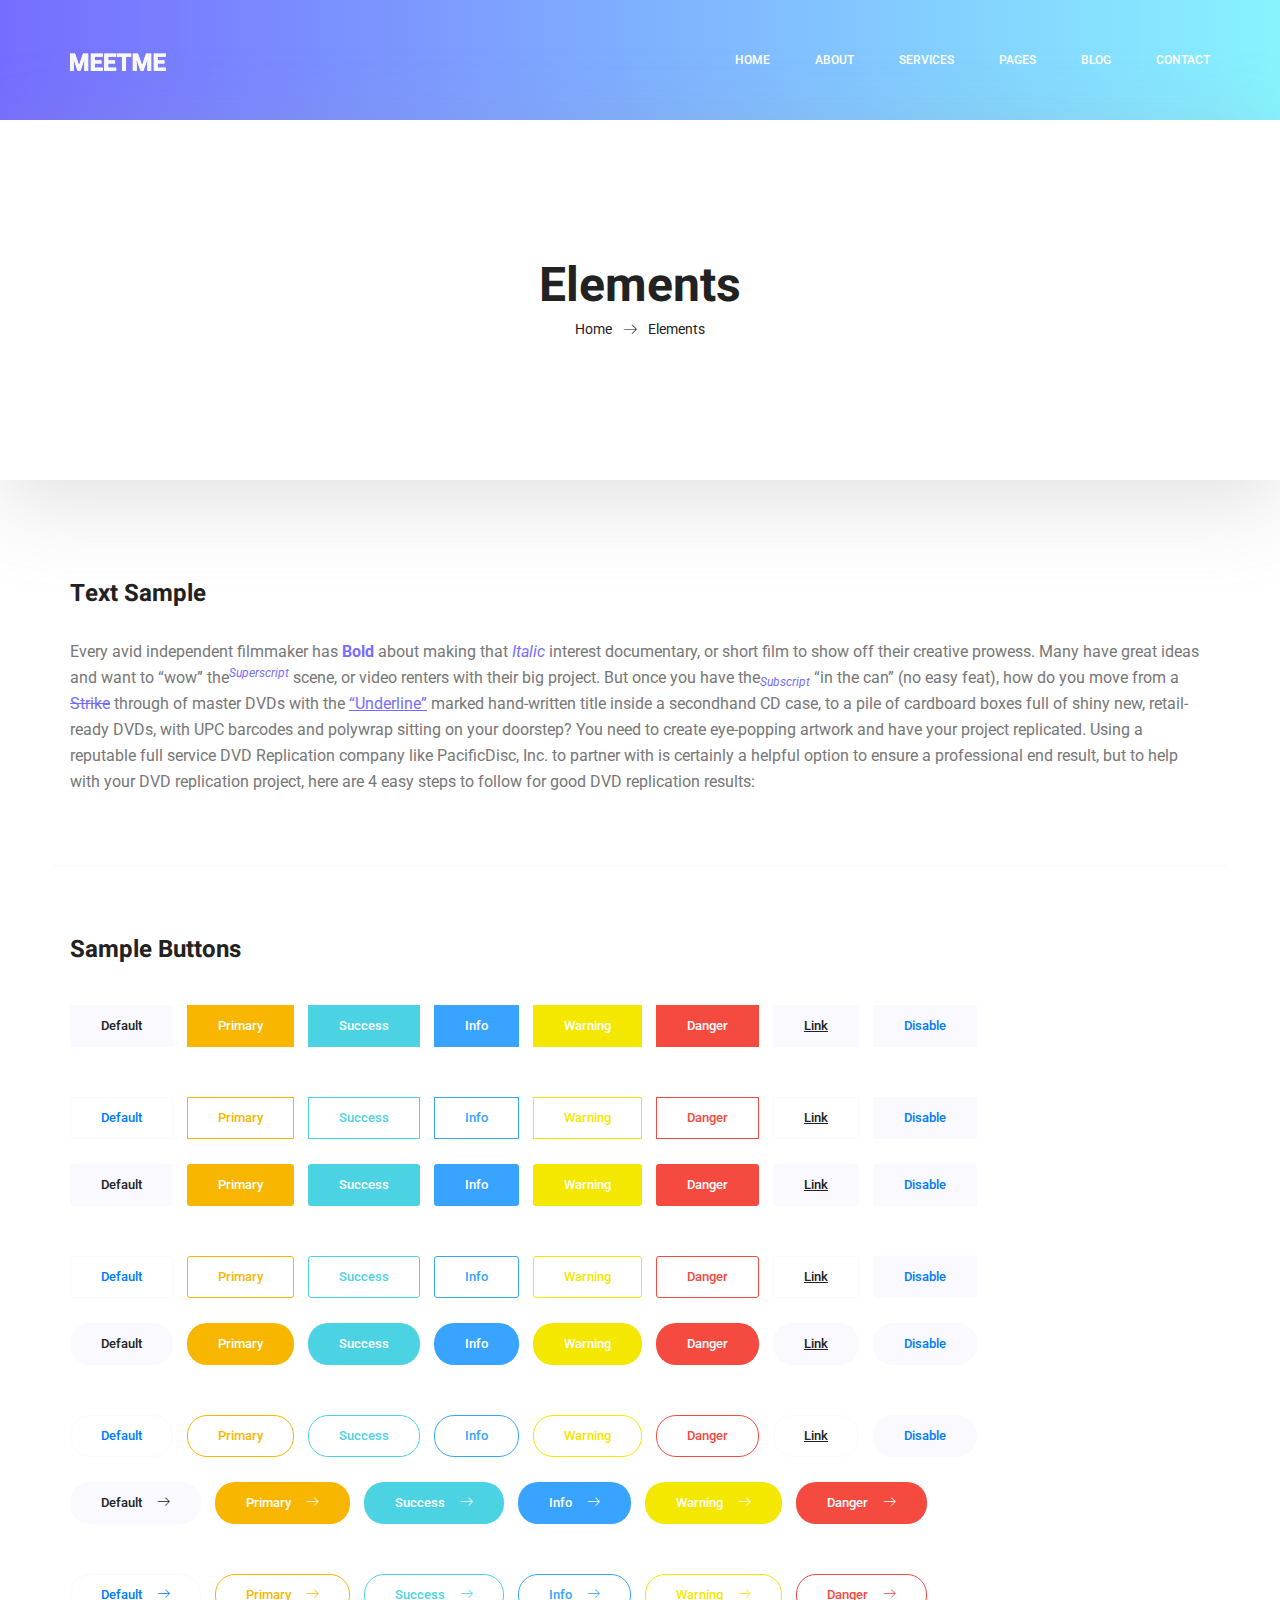
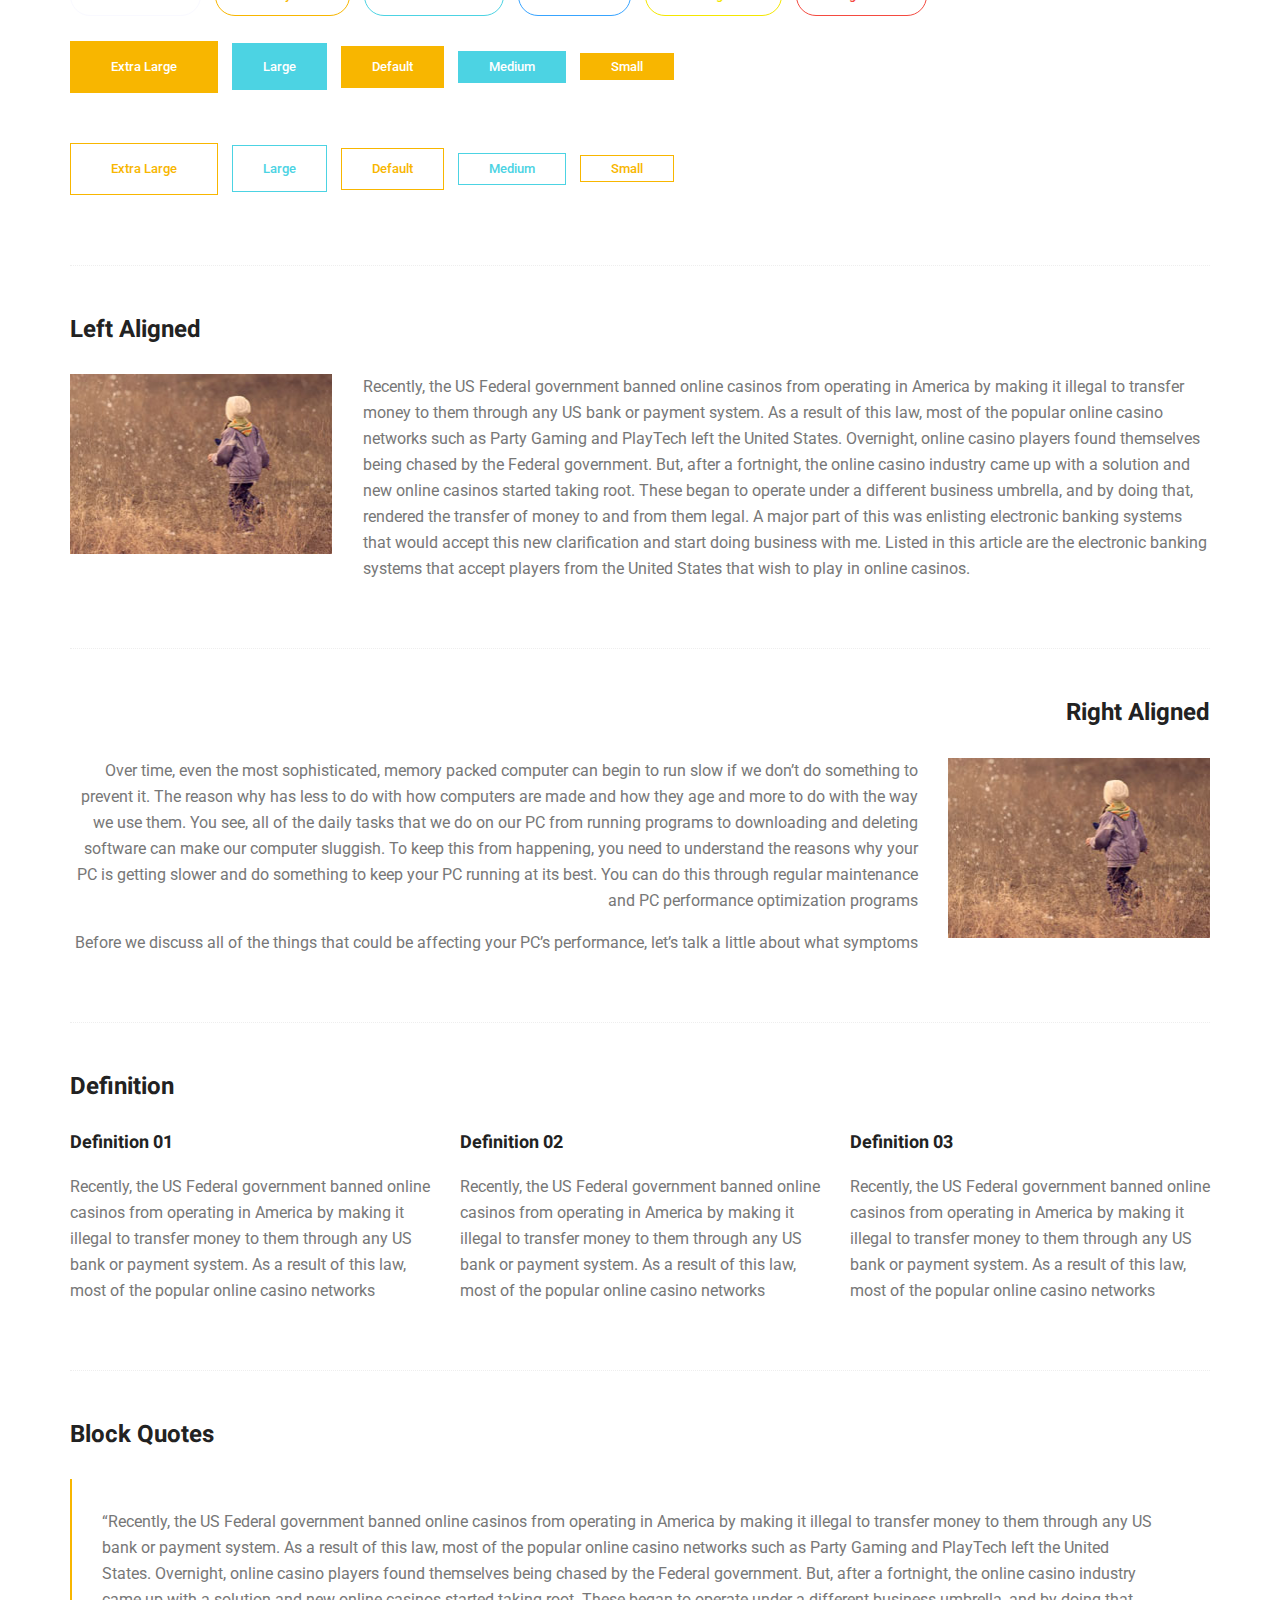
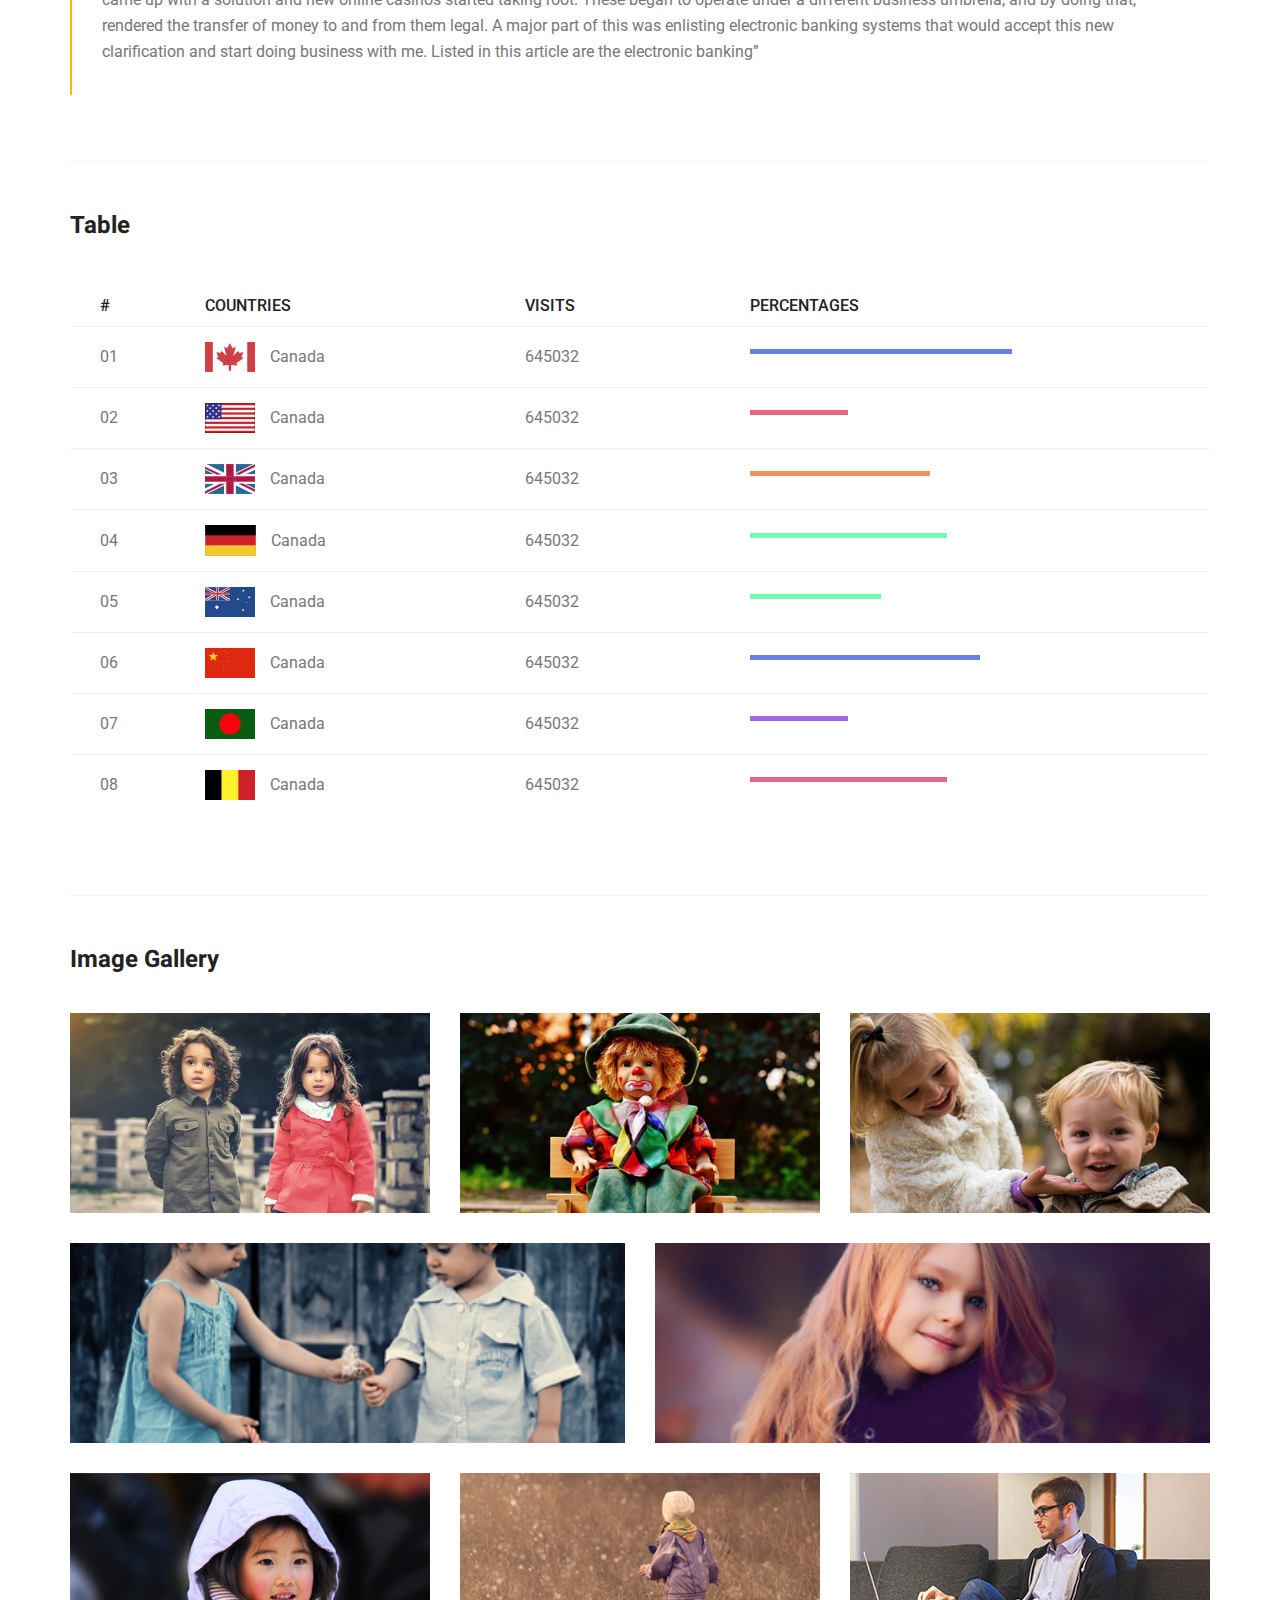
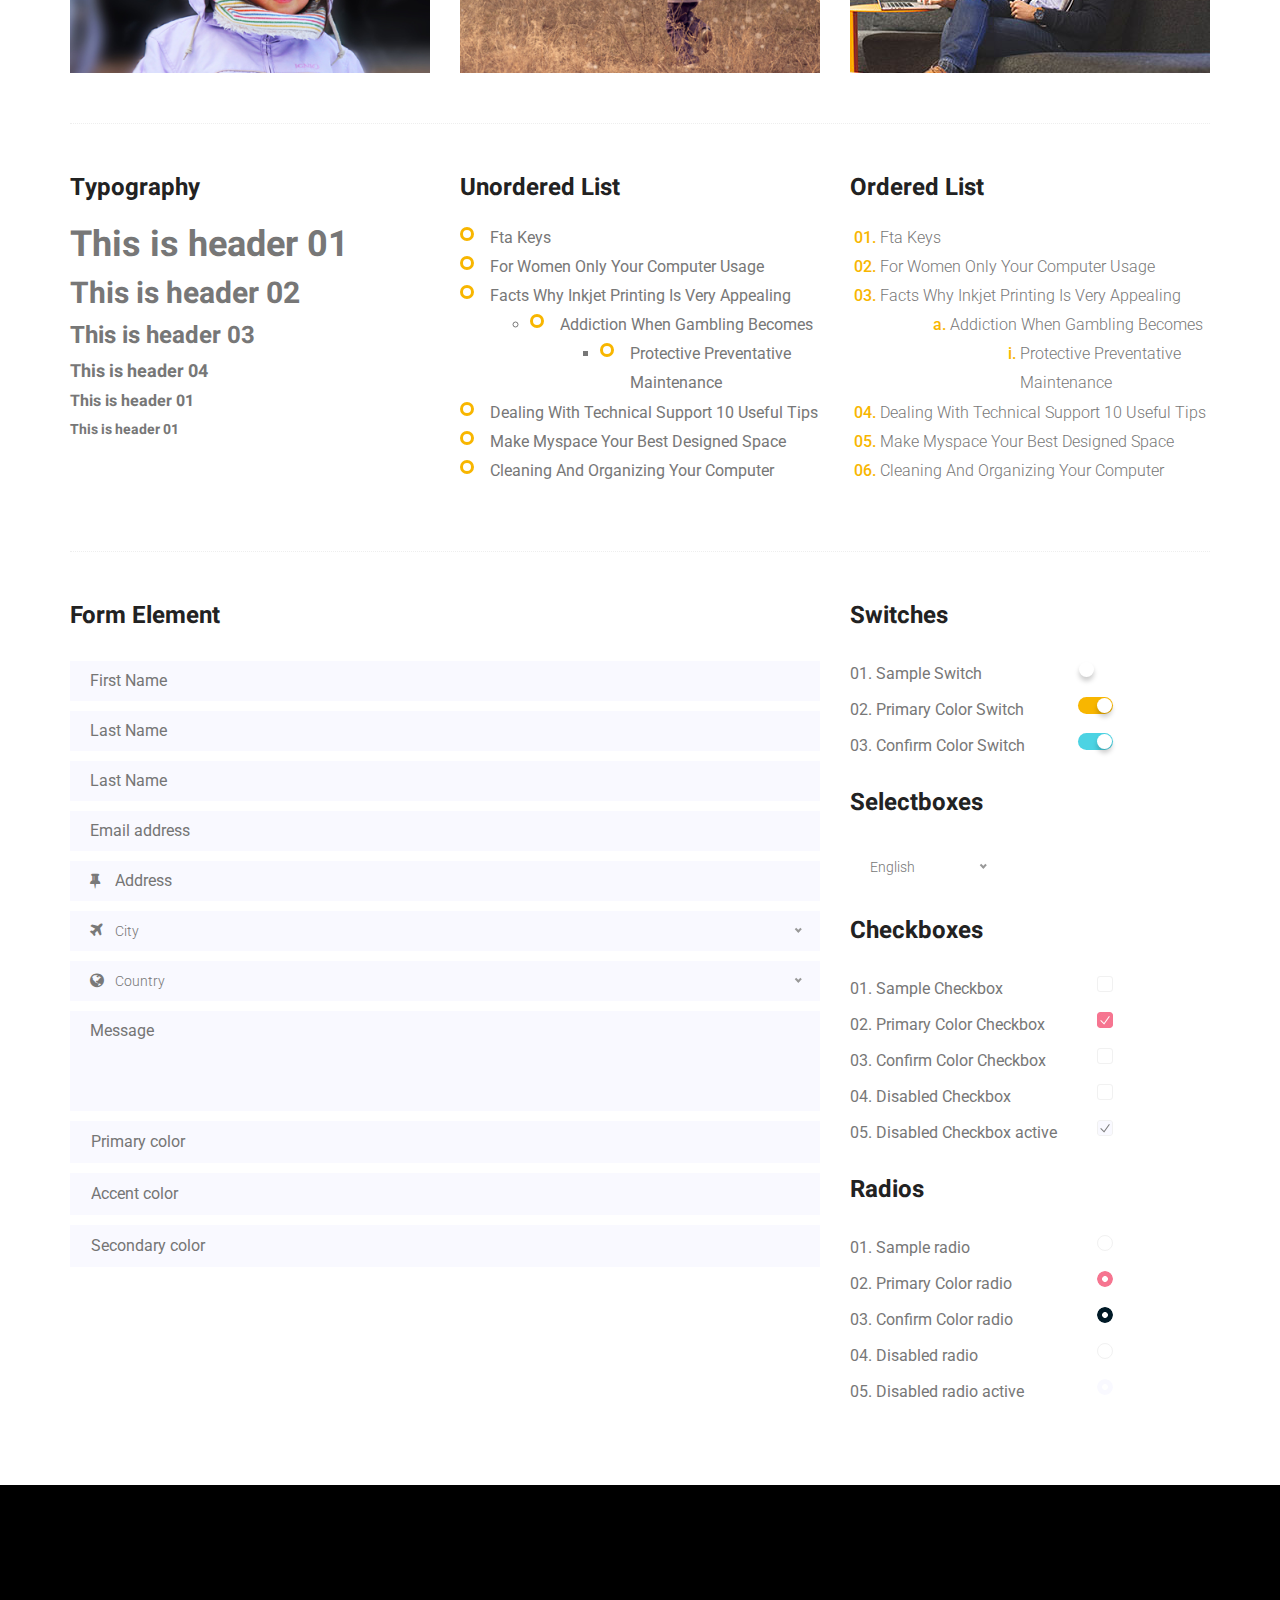
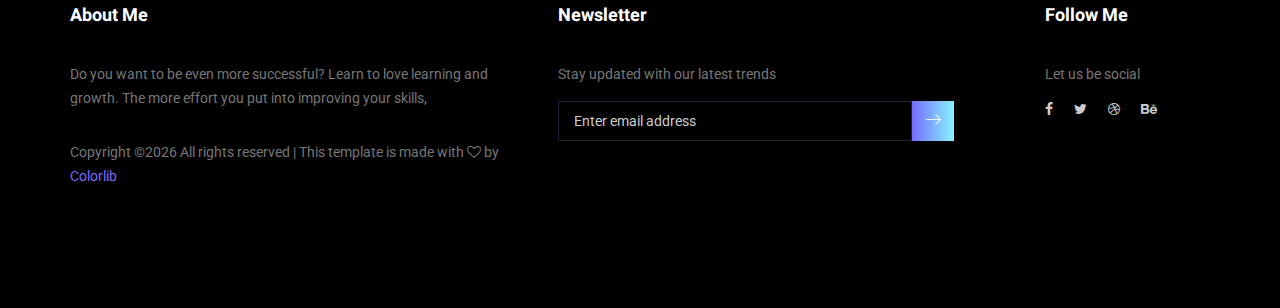
<file: elements.html>
<!doctype html>
<html lang="en">
    <head>
        <!-- Required meta tags -->
        <meta charset="utf-8">
        <meta name="viewport" content="width=device-width, initial-scale=1, shrink-to-fit=no">
        <link rel="icon" href="img/favicon.png" type="image/png">
        <title>MeetMe Personal</title>
        <!-- Bootstrap CSS -->
        <link rel="stylesheet" href="css/bootstrap.css">
        <link rel="stylesheet" href="vendors/linericon/style.css">
        <link rel="stylesheet" href="css/font-awesome.min.css">
        <link rel="stylesheet" href="vendors/owl-carousel/owl.carousel.min.css">
        <link rel="stylesheet" href="vendors/lightbox/simpleLightbox.css">
        <link rel="stylesheet" href="vendors/nice-select/css/nice-select.css">
        <link rel="stylesheet" href="vendors/animate-css/animate.css">
        <link rel="stylesheet" href="vendors/popup/magnific-popup.css">
        <!-- main css -->
        <link rel="stylesheet" href="css/style.css">
        <link rel="stylesheet" href="css/responsive.css">
    </head>
    <body>
        
        <!--================Header Menu Area =================-->
        <header class="header_area">
            <div class="main_menu">
            	<nav class="navbar navbar-expand-lg navbar-light">
					<div class="container box_1620">
						<!-- Brand and toggle get grouped for better mobile display -->
						<a class="navbar-brand logo_h" href="index.html"><img src="img/logo.png" alt=""></a>
						<button class="navbar-toggler" type="button" data-toggle="collapse" data-target="#navbarSupportedContent" aria-controls="navbarSupportedContent" aria-expanded="false" aria-label="Toggle navigation">
							<span class="icon-bar"></span>
							<span class="icon-bar"></span>
							<span class="icon-bar"></span>
						</button>
						<!-- Collect the nav links, forms, and other content for toggling -->
						<div class="collapse navbar-collapse offset" id="navbarSupportedContent">
							<ul class="nav navbar-nav menu_nav ml-auto">
								<li class="nav-item active"><a class="nav-link" href="index.html">Home</a></li> 
								<li class="nav-item"><a class="nav-link" href="about-us.html">About</a></li> 
								<li class="nav-item"><a class="nav-link" href="services.html">Services</a></li> 
								<li class="nav-item submenu dropdown">
									<a href="#" class="nav-link dropdown-toggle" data-toggle="dropdown" role="button" aria-haspopup="true" aria-expanded="false">Pages</a>
									<ul class="dropdown-menu">
										<li class="nav-item"><a class="nav-link" href="portfolio.html">Portfolio</a></li>
										<li class="nav-item"><a class="nav-link" href="elements.html">Elements</a></li>
									</ul>
								</li> 
								<li class="nav-item submenu dropdown">
									<a href="#" class="nav-link dropdown-toggle" data-toggle="dropdown" role="button" aria-haspopup="true" aria-expanded="false">Blog</a>
									<ul class="dropdown-menu">
										<li class="nav-item"><a class="nav-link" href="blog.html">Blog</a></li>
										<li class="nav-item"><a class="nav-link" href="single-blog.html">Blog Details</a></li>
									</ul>
								</li> 
								<li class="nav-item"><a class="nav-link" href="contact.html">Contact</a></li>
							</ul>
						</div> 
					</div>
            	</nav>
            </div>
        </header>
        <!--================Header Menu Area =================-->
        
        <!--================Home Banner Area =================-->
        <section class="banner_area">
            <div class="box_1620">
				<div class="banner_inner d-flex align-items-center">
					<div class="container">
						<div class="banner_content text-center">
							<h2>Elements</h2>
							<div class="page_link">
								<a href="index.html">Home</a>
								<a href="elements.html">Elements</a>
							</div>
						</div>
					</div>
				</div>
            </div>
        </section>
        <!--================End Home Banner Area =================-->
        
        
        <!-- Start Sample Area -->
			<section class="sample-text-area">
				<div class="container">
					<h3 class="text-heading title_color">Text Sample</h3>
					<p class="sample-text">
						Every avid independent filmmaker has <b>Bold</b> about making that <i>Italic</i> interest documentary, or short film to show off their creative prowess. Many have great ideas and want to “wow” the<sup>Superscript</sup> scene, or video renters with their big project.  But once you have the<sub>Subscript</sub> “in the can” (no easy feat), how do you move from a <del>Strike</del> through of master DVDs with the <u>“Underline”</u> marked hand-written title inside a secondhand CD case, to a pile of cardboard boxes full of shiny new, retail-ready DVDs, with UPC barcodes and polywrap sitting on your doorstep?  You need to create eye-popping artwork and have your project replicated. Using a reputable full service DVD Replication company like PacificDisc, Inc. to partner with is certainly a helpful option to ensure a professional end result, but to help with your DVD replication project, here are 4 easy steps to follow for good DVD replication results: 

					</p>
				</div>
			</section>
			<!-- End Sample Area -->
			<!-- Start Button -->
			<section class="button-area">
				<div class="container border-top-generic">
					<h3 class="text-heading title_color">Sample Buttons</h3>
					<div class="button-group-area">
						<a href="#" class="genric-btn default">Default</a>
						<a href="#" class="genric-btn primary">Primary</a>
						<a href="#" class="genric-btn success">Success</a>
						<a href="#" class="genric-btn info">Info</a>
						<a href="#" class="genric-btn warning">Warning</a>
						<a href="#" class="genric-btn danger">Danger</a>
						<a href="#" class="genric-btn link">Link</a>
						<a href="#" class="genric-btn disable">Disable</a>
					</div>
					<div class="button-group-area mt-10">
						<a href="#" class="genric-btn default-border">Default</a>
						<a href="#" class="genric-btn primary-border">Primary</a>
						<a href="#" class="genric-btn success-border">Success</a>
						<a href="#" class="genric-btn info-border">Info</a>
						<a href="#" class="genric-btn warning-border">Warning</a>
						<a href="#" class="genric-btn danger-border">Danger</a>
						<a href="#" class="genric-btn link-border">Link</a>
						<a href="#" class="genric-btn disable">Disable</a>
					</div>
					<div class="button-group-area mt-40">
						<a href="#" class="genric-btn default radius">Default</a>
						<a href="#" class="genric-btn primary radius">Primary</a>
						<a href="#" class="genric-btn success radius">Success</a>
						<a href="#" class="genric-btn info radius">Info</a>
						<a href="#" class="genric-btn warning radius">Warning</a>
						<a href="#" class="genric-btn danger radius">Danger</a>
						<a href="#" class="genric-btn link radius">Link</a>
						<a href="#" class="genric-btn disable radius">Disable</a>
					</div>
					<div class="button-group-area mt-10">
						<a href="#" class="genric-btn default-border radius">Default</a>
						<a href="#" class="genric-btn primary-border radius">Primary</a>
						<a href="#" class="genric-btn success-border radius">Success</a>
						<a href="#" class="genric-btn info-border radius">Info</a>
						<a href="#" class="genric-btn warning-border radius">Warning</a>
						<a href="#" class="genric-btn danger-border radius">Danger</a>
						<a href="#" class="genric-btn link-border radius">Link</a>
						<a href="#" class="genric-btn disable radius">Disable</a>
					</div>
					<div class="button-group-area mt-40">
						<a href="#" class="genric-btn default circle">Default</a>
						<a href="#" class="genric-btn primary circle">Primary</a>
						<a href="#" class="genric-btn success circle">Success</a>
						<a href="#" class="genric-btn info circle">Info</a>
						<a href="#" class="genric-btn warning circle">Warning</a>
						<a href="#" class="genric-btn danger circle">Danger</a>
						<a href="#" class="genric-btn link circle">Link</a>
						<a href="#" class="genric-btn disable circle">Disable</a>
					</div>
					<div class="button-group-area mt-10">
						<a href="#" class="genric-btn default-border circle">Default</a>
						<a href="#" class="genric-btn primary-border circle">Primary</a>
						<a href="#" class="genric-btn success-border circle">Success</a>
						<a href="#" class="genric-btn info-border circle">Info</a>
						<a href="#" class="genric-btn warning-border circle">Warning</a>
						<a href="#" class="genric-btn danger-border circle">Danger</a>
						<a href="#" class="genric-btn link-border circle">Link</a>
						<a href="#" class="genric-btn disable circle">Disable</a>
					</div>
					<div class="button-group-area mt-40">
						<a href="#" class="genric-btn default circle arrow">Default<span class="lnr lnr-arrow-right"></span></a>
						<a href="#" class="genric-btn primary circle arrow">Primary<span class="lnr lnr-arrow-right"></span></a>
						<a href="#" class="genric-btn success circle arrow">Success<span class="lnr lnr-arrow-right"></span></a>
						<a href="#" class="genric-btn info circle arrow">Info<span class="lnr lnr-arrow-right"></span></a>
						<a href="#" class="genric-btn warning circle arrow">Warning<span class="lnr lnr-arrow-right"></span></a>
						<a href="#" class="genric-btn danger circle arrow">Danger<span class="lnr lnr-arrow-right"></span></a>
					</div>
					<div class="button-group-area mt-10">
						<a href="#" class="genric-btn default-border circle arrow">Default<span class="lnr lnr-arrow-right"></span></a>
						<a href="#" class="genric-btn primary-border circle arrow">Primary<span class="lnr lnr-arrow-right"></span></a>
						<a href="#" class="genric-btn success-border circle arrow">Success<span class="lnr lnr-arrow-right"></span></a>
						<a href="#" class="genric-btn info-border circle arrow">Info<span class="lnr lnr-arrow-right"></span></a>
						<a href="#" class="genric-btn warning-border circle arrow">Warning<span class="lnr lnr-arrow-right"></span></a>
						<a href="#" class="genric-btn danger-border circle arrow">Danger<span class="lnr lnr-arrow-right"></span></a>
					</div>
					<div class="button-group-area mt-40">
						<a href="#" class="genric-btn primary e-large">Extra Large</a>
						<a href="#" class="genric-btn success large">Large</a>
						<a href="#" class="genric-btn primary">Default</a>
						<a href="#" class="genric-btn success medium">Medium</a>
						<a href="#" class="genric-btn primary small">Small</a>
					</div>
					<div class="button-group-area mt-10">
						<a href="#" class="genric-btn primary-border e-large">Extra Large</a>
						<a href="#" class="genric-btn success-border large">Large</a>
						<a href="#" class="genric-btn primary-border">Default</a>
						<a href="#" class="genric-btn success-border medium">Medium</a>
						<a href="#" class="genric-btn primary-border small">Small</a>
					</div>
				</div>
			</section>
			<!-- End Button -->
			<!-- Start Align Area -->
			<div class="whole-wrap">
				<div class="container">
					<div class="section-top-border">
						<h3 class="mb-30 title_color">Left Aligned</h3>
						<div class="row">
							<div class="col-md-3">
								<img src="img/elements/d.jpg" alt="" class="img-fluid">
							</div>
							<div class="col-md-9 mt-sm-20 left-align-p">
								<p>Recently, the US Federal government banned online casinos from operating in America by making it illegal to transfer money to them through any US bank or payment system. As a result of this law, most of the popular online casino networks such as Party Gaming and PlayTech left the United States. Overnight, online casino players found themselves being chased by the Federal government. But, after a fortnight, the online casino industry came up with a solution and new online casinos started taking root. These began to operate under a different business umbrella, and by doing that, rendered the transfer of money to and from them legal. A major part of this was enlisting electronic banking systems that would accept this new clarification and start doing business with me. Listed in this article are the electronic banking systems that accept players from the United States that wish to play in online casinos.</p>
							</div>
						</div>
					</div>
					<div class="section-top-border text-right">
						<h3 class="mb-30 title_color">Right Aligned</h3>
						<div class="row">
							<div class="col-md-9">
								<p class="text-right">Over time, even the most sophisticated, memory packed computer can begin to run slow if we don’t do something to prevent it. The reason why has less to do with how computers are made and how they age and more to do with the way we use them. You see, all of the daily tasks that we do on our PC from running programs to downloading and deleting software can make our computer sluggish. To keep this from happening, you need to understand the reasons why your PC is getting slower and do something to keep your PC running at its best. You can do this through regular maintenance and PC performance optimization programs</p>
								<p class="text-right">Before we discuss all of the things that could be affecting your PC’s performance, let’s talk a little about what symptoms</p>
							</div>
							<div class="col-md-3">
								<img src="img/elements/d.jpg" alt="" class="img-fluid">
							</div>
						</div>
					</div>
					<div class="section-top-border">
						<h3 class="mb-30 title_color">Definition</h3>
						<div class="row">
							<div class="col-md-4">
								<div class="single-defination">
									<h4 class="mb-20">Definition 01</h4>
									<p>Recently, the US Federal government banned online casinos from operating in America by making it illegal to transfer money to them through any US bank or payment system. As a result of this law, most of the popular online casino networks</p>
								</div>
							</div>
							<div class="col-md-4">
								<div class="single-defination">
									<h4 class="mb-20">Definition 02</h4>
									<p>Recently, the US Federal government banned online casinos from operating in America by making it illegal to transfer money to them through any US bank or payment system. As a result of this law, most of the popular online casino networks</p>
								</div>
							</div>
							<div class="col-md-4">
								<div class="single-defination">
									<h4 class="mb-20">Definition 03</h4>
									<p>Recently, the US Federal government banned online casinos from operating in America by making it illegal to transfer money to them through any US bank or payment system. As a result of this law, most of the popular online casino networks</p>
								</div>
							</div>
						</div>
					</div>
					<div class="section-top-border">
						<h3 class="mb-30 title_color">Block Quotes</h3>
						<div class="row">
							<div class="col-lg-12">
								<blockquote class="generic-blockquote">
									“Recently, the US Federal government banned online casinos from operating in America by making it illegal to transfer money to them through any US bank or payment system. As a result of this law, most of the popular online casino networks such as Party Gaming and PlayTech left the United States. Overnight, online casino players found themselves being chased by the Federal government. But, after a fortnight, the online casino industry came up with a solution and new online casinos started taking root. These began to operate under a different business umbrella, and by doing that, rendered the transfer of money to and from them legal. A major part of this was enlisting electronic banking systems that would accept this new clarification and start doing business with me. Listed in this article are the electronic banking” 
								</blockquote>
							</div>
						</div>
					</div>
					<div class="section-top-border">
						<h3 class="mb-30 title_color">Table</h3>
						<div class="progress-table-wrap">
							<div class="progress-table">
								<div class="table-head">
									<div class="serial">#</div>
									<div class="country">Countries</div>
									<div class="visit">Visits</div>
									<div class="percentage">Percentages</div>
								</div>
								<div class="table-row">
									<div class="serial">01</div>
									<div class="country"> <img src="img/elements/f1.jpg" alt="flag">Canada</div>
									<div class="visit">645032</div>
									<div class="percentage">
										<div class="progress">
											<div class="progress-bar color-1" role="progressbar" style="width: 80%" aria-valuenow="80" aria-valuemin="0" aria-valuemax="100"></div>
										</div>
									</div>
								</div>
								<div class="table-row">
									<div class="serial">02</div>
									<div class="country"> <img src="img/elements/f2.jpg" alt="flag">Canada</div>
									<div class="visit">645032</div>
									<div class="percentage">
										<div class="progress">
											<div class="progress-bar color-2" role="progressbar" style="width: 30%" aria-valuenow="30" aria-valuemin="0" aria-valuemax="100"></div>
										</div>
									</div>
								</div>
								<div class="table-row">
									<div class="serial">03</div>
									<div class="country"> <img src="img/elements/f3.jpg" alt="flag">Canada</div>
									<div class="visit">645032</div>
									<div class="percentage">
										<div class="progress">
											<div class="progress-bar color-3" role="progressbar" style="width: 55%" aria-valuenow="55" aria-valuemin="0" aria-valuemax="100"></div>
										</div>
									</div>
								</div>
								<div class="table-row">
									<div class="serial">04</div>
									<div class="country"> <img src="img/elements/f4.jpg" alt="flag">Canada</div>
									<div class="visit">645032</div>
									<div class="percentage">
										<div class="progress">
											<div class="progress-bar color-4" role="progressbar" style="width: 60%" aria-valuenow="60" aria-valuemin="0" aria-valuemax="100"></div>
										</div>
									</div>
								</div>
								<div class="table-row">
									<div class="serial">05</div>
									<div class="country"> <img src="img/elements/f5.jpg" alt="flag">Canada</div>
									<div class="visit">645032</div>
									<div class="percentage">
										<div class="progress">
											<div class="progress-bar color-5" role="progressbar" style="width: 40%" aria-valuenow="40" aria-valuemin="0" aria-valuemax="100"></div>
										</div>
									</div>
								</div>
								<div class="table-row">
									<div class="serial">06</div>
									<div class="country"> <img src="img/elements/f6.jpg" alt="flag">Canada</div>
									<div class="visit">645032</div>
									<div class="percentage">
										<div class="progress">
											<div class="progress-bar color-6" role="progressbar" style="width: 70%" aria-valuenow="70" aria-valuemin="0" aria-valuemax="100"></div>
										</div>
									</div>
								</div>
								<div class="table-row">
									<div class="serial">07</div>
									<div class="country"> <img src="img/elements/f7.jpg" alt="flag">Canada</div>
									<div class="visit">645032</div>
									<div class="percentage">
										<div class="progress">
											<div class="progress-bar color-7" role="progressbar" style="width: 30%" aria-valuenow="30" aria-valuemin="0" aria-valuemax="100"></div>
										</div>
									</div>
								</div>
								<div class="table-row">
									<div class="serial">08</div>
									<div class="country"> <img src="img/elements/f8.jpg" alt="flag">Canada</div>
									<div class="visit">645032</div>
									<div class="percentage">
										<div class="progress">
											<div class="progress-bar color-8" role="progressbar" style="width: 60%" aria-valuenow="60" aria-valuemin="0" aria-valuemax="100"></div>
										</div>
									</div>
								</div>
							</div>
						</div>
					</div>
					<div class="section-top-border">
						<h3 class="title_color">Image Gallery</h3>
						<div class="row gallery-item">
							<div class="col-md-4">
								<a href="img/elements/g1.jpg" class="img-gal"><div class="single-gallery-image" style="background: url(img/elements/g1.jpg);"></div></a>
							</div>
							<div class="col-md-4">
								<a href="img/elements/g2.jpg" class="img-gal"><div class="single-gallery-image" style="background: url(img/elements/g2.jpg);"></div></a>
							</div>
							<div class="col-md-4">
								<a href="img/elements/g3.jpg" class="img-gal"><div class="single-gallery-image" style="background: url(img/elements/g3.jpg);"></div></a>
							</div>
							<div class="col-md-6">
								<a href="img/elements/g4.jpg" class="img-gal"><div class="single-gallery-image" style="background: url(img/elements/g4.jpg);"></div></a>
							</div>
							<div class="col-md-6">
								<a href="img/elements/g5.jpg" class="img-gal"><div class="single-gallery-image" style="background: url(img/elements/g5.jpg);"></div></a>
							</div>
							<div class="col-md-4">
								<a href="img/elements/g6.jpg" class="img-gal"><div class="single-gallery-image" style="background: url(img/elements/g6.jpg);"></div></a>
							</div>
							<div class="col-md-4">
								<a href="img/elements/g7.jpg" class="img-gal"><div class="single-gallery-image" style="background: url(img/elements/g7.jpg);"></div></a>
							</div>
							<div class="col-md-4">
								<a href="img/elements/g8.jpg" class="img-gal"><div class="single-gallery-image" style="background: url(img/elements/g8.jpg);"></div></a>
							</div>
						</div>
					</div>
					<div class="section-top-border">
						<div class="row">
							<div class="col-lg-4 col-sm-6 typo-sec">
								<h3 class="mb-20 title_color">Typography</h3>
								<div class="typography">
									<h1 class="typo-list">This is header 01</h1>
									<h2 class="typo-list">This is header 02</h2>
									<h3 class="typo-list">This is header 03</h3>
									<h4 class="typo-list">This is header 04</h4>
									<h5 class="typo-list">This is header 01</h5>
									<h6 class="typo-list">This is header 01</h6>
								</div>
							</div>
							<div class="col-lg-4 col-sm-6 mt-sm-30 typo-sec">
								<h3 class="mb-20 title_color">Unordered List</h3>
								<div class="">
									<ul class="unordered-list">
										<li>Fta Keys</li>
										<li>For Women Only Your Computer Usage</li>
										<li>Facts Why Inkjet Printing Is Very Appealing
											<ul>
												<li>Addiction When Gambling Becomes
													<ul>
														<li>Protective Preventative Maintenance</li>
													</ul>
												</li>
											</ul>
										</li>
										<li>Dealing With Technical Support 10 Useful Tips</li>
										<li>Make Myspace Your Best Designed Space</li>
										<li>Cleaning And Organizing Your Computer</li>
									</ul>
								</div>
							</div>
							<div class="col-lg-4 col-sm-6 mt-sm-30 typo-sec">
								<h3 class="mb-20 title_color">Ordered List</h3>
								<div class="">
									<ol class="ordered-list">
										<li><span>Fta Keys</span></li>
										<li><span>For Women Only Your Computer Usage</span></li>
										<li><span>Facts Why Inkjet Printing Is Very Appealing</span>
											<ol class="ordered-list-alpha">
												<li><span>Addiction When Gambling Becomes</span>
													<ol class="ordered-list-roman">
														<li><span>Protective Preventative Maintenance</span></li>
													</ol>
												</li>
											</ol>
										</li>
										<li><span>Dealing With Technical Support 10 Useful Tips</span></li>
										<li><span>Make Myspace Your Best Designed Space</span></li>
										<li><span>Cleaning And Organizing Your Computer</span></li>
									</ol>
								</div>
							</div>
						</div>
					</div>
					<div class="section-top-border">
						<div class="row">
							<div class="col-lg-8 col-md-8">
								<h3 class="mb-30 title_color">Form Element</h3>
								<form action="#">
									<div class="mt-10">
										<input type="text" name="first_name" placeholder="First Name" onfocus="this.placeholder = ''" onblur="this.placeholder = 'First Name'" required class="single-input">
									</div>
									<div class="mt-10">
										<input type="text" name="last_name" placeholder="Last Name" onfocus="this.placeholder = ''" onblur="this.placeholder = 'Last Name'" required class="single-input">
									</div>
									<div class="mt-10">
										<input type="text" name="last_name" placeholder="Last Name" onfocus="this.placeholder = ''" onblur="this.placeholder = 'Last Name'" required class="single-input">
									</div>
									<div class="mt-10">
										<input type="email" name="EMAIL" placeholder="Email address" onfocus="this.placeholder = ''" onblur="this.placeholder = 'Email address'" required class="single-input">
									</div>
									<div class="input-group-icon mt-10">
										<div class="icon"><i class="fa fa-thumb-tack" aria-hidden="true"></i></div>
										<input type="text" name="address" placeholder="Address" onfocus="this.placeholder = ''" onblur="this.placeholder = 'Address'" required class="single-input">
									</div>
									<div class="input-group-icon mt-10">
										<div class="icon"><i class="fa fa-plane" aria-hidden="true"></i></div>
										<div class="form-select" id="default-select">
											<select>
												<option value="1">City</option>
												<option value="1">Dhaka</option>
												<option value="1">Dilli</option>
												<option value="1">Newyork</option>
												<option value="1">Islamabad</option>
											</select>
										</div>
									</div>
									<div class="input-group-icon mt-10">
										<div class="icon"><i class="fa fa-globe" aria-hidden="true"></i></div>
										<div class="form-select" id="default-select2">
											<select>
												<option value="1">Country</option>
												<option value="1">Bangladesh</option>
												<option value="1">India</option>
												<option value="1">England</option>
												<option value="1">Srilanka</option>
											</select>
										</div>
									</div>
									
									<div class="mt-10">
										<textarea class="single-textarea" placeholder="Message" onfocus="this.placeholder = ''" onblur="this.placeholder = 'Message'" required></textarea>
									</div>
									<div class="mt-10">
										<input type="text" name="first_name" placeholder="Primary color" onfocus="this.placeholder = ''" onblur="this.placeholder = 'Primary color'" required class="single-input-primary">
									</div>
									<div class="mt-10">
										<input type="text" name="first_name" placeholder="Accent color" onfocus="this.placeholder = ''" onblur="this.placeholder = 'Accent color'" required class="single-input-accent">
									</div>
									<div class="mt-10">
										<input type="text" name="first_name" placeholder="Secondary color" onfocus="this.placeholder = ''" onblur="this.placeholder = 'Secondary color'" required class="single-input-secondary">
									</div>
								</form>
							</div>
							<div class="col-lg-3 col-md-4 mt-sm-30 element-wrap">
								<div class="single-element-widget">
									<h3 class="mb-30 title_color">Switches</h3>
									<div class="switch-wrap d-flex justify-content-between">
										<p>01. Sample Switch</p>
										<div class="primary-switch">
											<input type="checkbox" id="default-switch">
											<label for="default-switch"></label>
										</div>
									</div>
									<div class="switch-wrap d-flex justify-content-between">
										<p>02. Primary Color Switch</p>
										<div class="primary-switch">
											<input type="checkbox" id="primary-switch" checked>
											<label for="primary-switch"></label>
										</div>
									</div>
									<div class="switch-wrap d-flex justify-content-between">
										<p>03. Confirm Color Switch</p>
										<div class="confirm-switch">
											<input type="checkbox" id="confirm-switch" checked>
											<label for="confirm-switch"></label>
										</div>
									</div>
								</div>
								<div class="single-element-widget">
									<h3 class="mb-30 title_color">Selectboxes</h3>
									<div class="default-select" id="default-select">
										<select>
											<option value="1">English</option>
											<option value="1">Spanish</option>
											<option value="1">Arabic</option>
											<option value="1">Portuguise</option>
											<option value="1">Bengali</option>
										</select>
									</div>
								</div>
								<div class="single-element-widget">
									<h3 class="mb-30 title_color">Checkboxes</h3>
									<div class="switch-wrap d-flex justify-content-between">
										<p>01. Sample Checkbox</p>
										<div class="primary-checkbox">
											<input type="checkbox" id="default-checkbox">
											<label for="default-checkbox"></label>
										</div>
									</div>
									<div class="switch-wrap d-flex justify-content-between">
										<p>02. Primary Color Checkbox</p>
										<div class="primary-checkbox">
											<input type="checkbox" id="primary-checkbox" checked>
											<label for="primary-checkbox"></label>
										</div>
									</div>
									<div class="switch-wrap d-flex justify-content-between">
										<p>03. Confirm Color Checkbox</p>
										<div class="confirm-checkbox">
											<input type="checkbox" id="confirm-checkbox">
											<label for="confirm-checkbox"></label>
										</div>
									</div>
									<div class="switch-wrap d-flex justify-content-between">
										<p>04. Disabled Checkbox</p>
										<div class="disabled-checkbox">
											<input type="checkbox" id="disabled-checkbox" disabled>
											<label for="disabled-checkbox"></label>
										</div>
									</div>
									<div class="switch-wrap d-flex justify-content-between">
										<p>05. Disabled Checkbox active</p>
										<div class="disabled-checkbox">
											<input type="checkbox" id="disabled-checkbox-active" checked disabled>
											<label for="disabled-checkbox-active"></label>
										</div>
									</div>
								</div>
								<div class="single-element-widget">
									<h3 class="mb-30 title_color">Radios</h3>
									<div class="switch-wrap d-flex justify-content-between">
										<p>01. Sample radio</p>
										<div class="primary-radio">
											<input type="checkbox" id="default-radio">
											<label for="default-radio"></label>
										</div>
									</div>
									<div class="switch-wrap d-flex justify-content-between">
										<p>02. Primary Color radio</p>
										<div class="primary-radio">
											<input type="checkbox" id="primary-radio" checked>
											<label for="primary-radio"></label>
										</div>
									</div>
									<div class="switch-wrap d-flex justify-content-between">
										<p>03. Confirm Color radio</p>
										<div class="confirm-radio">
											<input type="checkbox" id="confirm-radio" checked>
											<label for="confirm-radio"></label>
										</div>
									</div>
									<div class="switch-wrap d-flex justify-content-between">
										<p>04. Disabled radio</p>
										<div class="disabled-radio">
											<input type="checkbox" id="disabled-radio" disabled>
											<label for="disabled-radio"></label>
										</div>
									</div>
									<div class="switch-wrap d-flex justify-content-between">
										<p>05. Disabled radio active</p>
										<div class="disabled-radio">
											<input type="checkbox" id="disabled-radio-active" checked disabled>
											<label for="disabled-radio-active"></label>
										</div>
									</div>
								</div>
							</div>
						</div>
					</div>
				</div>
			</div>
			<!-- End Align Area -->
        
        
        <!--================Footer Area =================-->
        <footer class="footer_area p_120">
        	<div class="container">
        		<div class="row footer_inner">
        			<div class="col-lg-5 col-sm-6">
        				<aside class="f_widget ab_widget">
        					<div class="f_title">
        						<h3>About Me</h3>
        					</div>
        					<p>Do you want to be even more successful? Learn to love learning and growth. The more effort you put into improving your skills,</p>
        					<p><!-- Link back to Colorlib can't be removed. Template is licensed under CC BY 3.0. -->
Copyright &copy;<script>document.write(new Date().getFullYear());</script> All rights reserved | This template is made with <i class="fa fa-heart-o" aria-hidden="true"></i> by <a href="https://colorlib.com" target="_blank">Colorlib</a>
<!-- Link back to Colorlib can't be removed. Template is licensed under CC BY 3.0. --></p>
        				</aside>
        			</div>
        			<div class="col-lg-5 col-sm-6">
        				<aside class="f_widget news_widget">
        					<div class="f_title">
        						<h3>Newsletter</h3>
        					</div>
        					<p>Stay updated with our latest trends</p>
        					<div id="mc_embed_signup">
                                <form target="_blank" action="https://spondonit.us12.list-manage.com/subscribe/post?u=1462626880ade1ac87bd9c93a&amp;id=92a4423d01" method="get" class="subscribe_form relative">
                                	<div class="input-group d-flex flex-row">
                                        <input name="EMAIL" placeholder="Enter email address" onfocus="this.placeholder = ''" onblur="this.placeholder = 'Email Address '" required="" type="email">
                                        <button class="btn sub-btn"><span class="lnr lnr-arrow-right"></span></button>		
                                    </div>				
                                    <div class="mt-10 info"></div>
                                </form>
                            </div>
        				</aside>
        			</div>
        			<div class="col-lg-2">
        				<aside class="f_widget social_widget">
        					<div class="f_title">
        						<h3>Follow Me</h3>
        					</div>
        					<p>Let us be social</p>
        					<ul class="list">
        						<li><a href="#"><i class="fa fa-facebook"></i></a></li>
        						<li><a href="#"><i class="fa fa-twitter"></i></a></li>
        						<li><a href="#"><i class="fa fa-dribbble"></i></a></li>
        						<li><a href="#"><i class="fa fa-behance"></i></a></li>
        					</ul>
        				</aside>
        			</div>
        		</div>
        	</div>
        </footer>
        <!--================End Footer Area =================-->
        
        
        
        
        <!-- Optional JavaScript -->
        <!-- jQuery first, then Popper.js, then Bootstrap JS -->
        <script src="js/jquery-3.3.1.min.js"></script>
        <script src="js/popper.js"></script>
        <script src="js/bootstrap.min.js"></script>
        <script src="js/stellar.js"></script>
        <script src="vendors/lightbox/simpleLightbox.min.js"></script>
        <script src="vendors/nice-select/js/jquery.nice-select.min.js"></script>
        <script src="vendors/isotope/imagesloaded.pkgd.min.js"></script>
        <script src="vendors/isotope/isotope.pkgd.min.js"></script>
        <script src="vendors/owl-carousel/owl.carousel.min.js"></script>
        <script src="vendors/popup/jquery.magnific-popup.min.js"></script>
        <script src="js/jquery.ajaxchimp.min.js"></script>
        <script src="vendors/counter-up/jquery.waypoints.min.js"></script>
        <script src="vendors/counter-up/jquery.counterup.min.js"></script>
        <script src="js/mail-script.js"></script>
        <script src="js/theme.js"></script>
    </body>
</html>
</file>
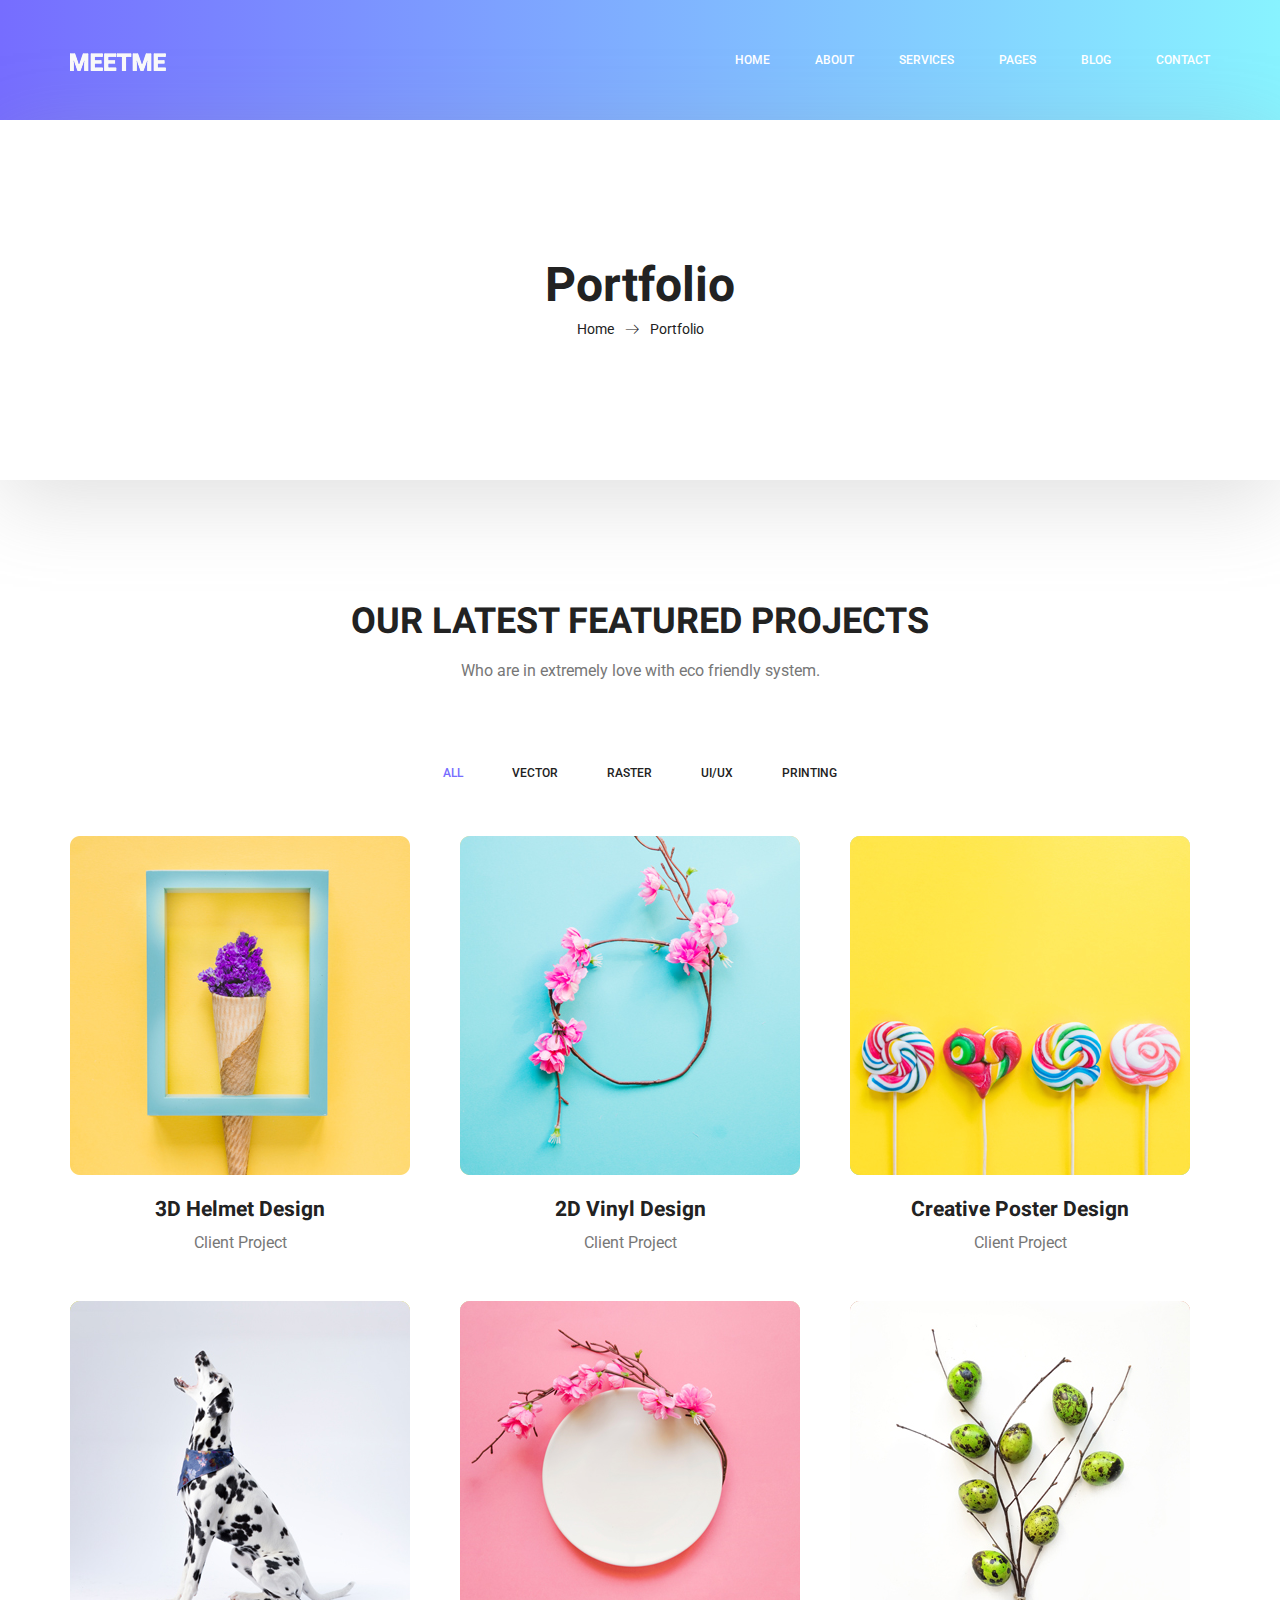
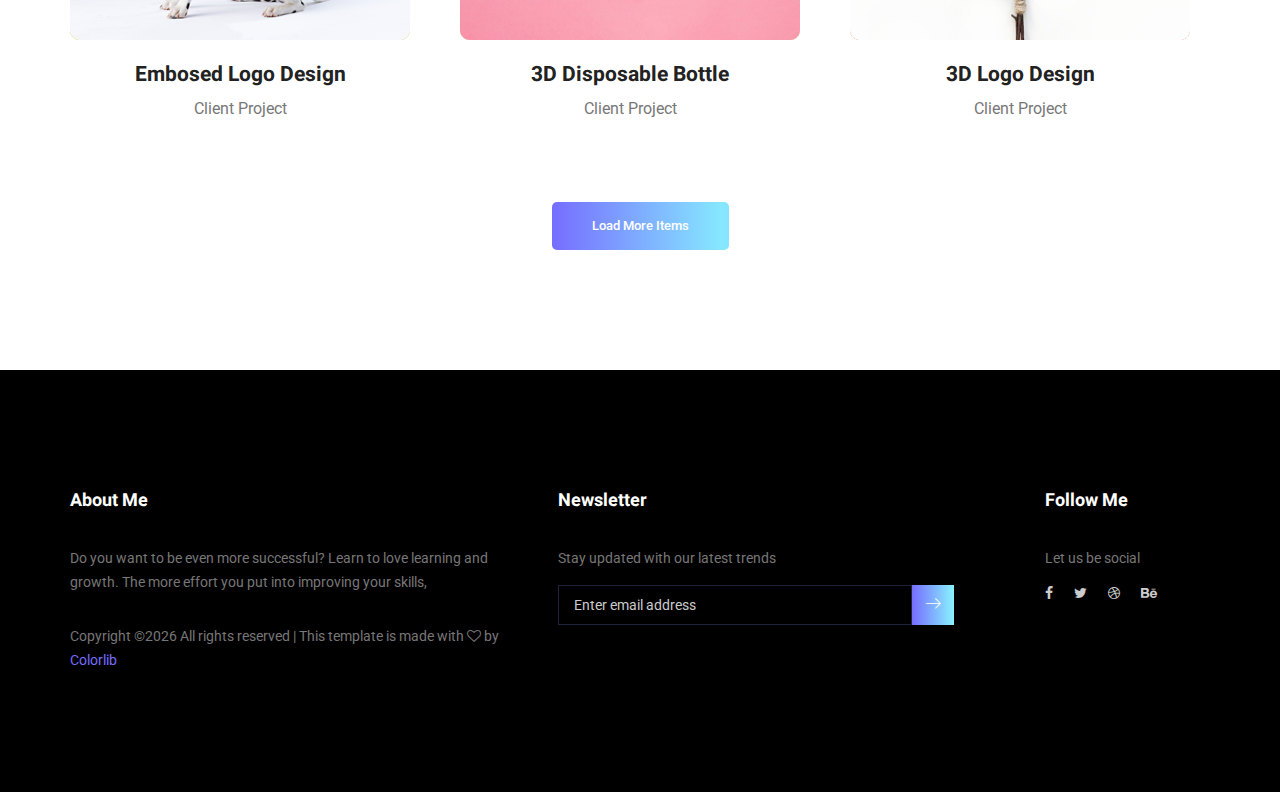
<file: portfolio.html>
<!doctype html>
<html lang="en">
    <head>
        <!-- Required meta tags -->
        <meta charset="utf-8">
        <meta name="viewport" content="width=device-width, initial-scale=1, shrink-to-fit=no">
        <link rel="icon" href="img/favicon.png" type="image/png">
        <title>MeetMe Personal</title>
        <!-- Bootstrap CSS -->
        <link rel="stylesheet" href="css/bootstrap.css">
        <link rel="stylesheet" href="vendors/linericon/style.css">
        <link rel="stylesheet" href="css/font-awesome.min.css">
        <link rel="stylesheet" href="vendors/owl-carousel/owl.carousel.min.css">
        <link rel="stylesheet" href="vendors/lightbox/simpleLightbox.css">
        <link rel="stylesheet" href="vendors/nice-select/css/nice-select.css">
        <link rel="stylesheet" href="vendors/animate-css/animate.css">
        <link rel="stylesheet" href="vendors/popup/magnific-popup.css">
        <link rel="stylesheet" href="vendors/flaticon/flaticon.css">
        <!-- main css -->
        <link rel="stylesheet" href="css/style.css">
        <link rel="stylesheet" href="css/responsive.css">
    </head>
    <body>
        
        <!--================Header Menu Area =================-->
        <header class="header_area">
            <div class="main_menu">
            	<nav class="navbar navbar-expand-lg navbar-light">
					<div class="container box_1620">
						<!-- Brand and toggle get grouped for better mobile display -->
						<a class="navbar-brand logo_h" href="index.html"><img src="img/logo.png" alt=""></a>
						<button class="navbar-toggler" type="button" data-toggle="collapse" data-target="#navbarSupportedContent" aria-controls="navbarSupportedContent" aria-expanded="false" aria-label="Toggle navigation">
							<span class="icon-bar"></span>
							<span class="icon-bar"></span>
							<span class="icon-bar"></span>
						</button>
						<!-- Collect the nav links, forms, and other content for toggling -->
						<div class="collapse navbar-collapse offset" id="navbarSupportedContent">
							<ul class="nav navbar-nav menu_nav ml-auto">
								<li class="nav-item active"><a class="nav-link" href="index.html">Home</a></li> 
								<li class="nav-item"><a class="nav-link" href="about-us.html">About</a></li> 
								<li class="nav-item"><a class="nav-link" href="services.html">Services</a></li> 
								<li class="nav-item submenu dropdown">
									<a href="#" class="nav-link dropdown-toggle" data-toggle="dropdown" role="button" aria-haspopup="true" aria-expanded="false">Pages</a>
									<ul class="dropdown-menu">
										<li class="nav-item"><a class="nav-link" href="portfolio.html">Portfolio</a></li>
										<li class="nav-item"><a class="nav-link" href="elements.html">Elements</a></li>
									</ul>
								</li> 
								<li class="nav-item submenu dropdown">
									<a href="#" class="nav-link dropdown-toggle" data-toggle="dropdown" role="button" aria-haspopup="true" aria-expanded="false">Blog</a>
									<ul class="dropdown-menu">
										<li class="nav-item"><a class="nav-link" href="blog.html">Blog</a></li>
										<li class="nav-item"><a class="nav-link" href="single-blog.html">Blog Details</a></li>
									</ul>
								</li> 
								<li class="nav-item"><a class="nav-link" href="contact.html">Contact</a></li>
							</ul>
						</div> 
					</div>
            	</nav>
            </div>
        </header>
        <!--================Header Menu Area =================-->
        
        <!--================Home Banner Area =================-->
        <section class="banner_area">
            <div class="box_1620">
				<div class="banner_inner d-flex align-items-center">
					<div class="container">
						<div class="banner_content text-center">
							<h2>Portfolio</h2>
							<div class="page_link">
								<a href="index.html">Home</a>
								<a href="portfolio.html">Portfolio</a>
							</div>
						</div>
					</div>
				</div>
            </div>
        </section>
        <!--================End Home Banner Area =================-->
        
        <!--================Home Gallery Area =================-->
        <section class="home_gallery_area p_120">
        	<div class="container">
        		<div class="main_title">
        			<h2>Our Latest Featured Projects</h2>
        			<p>Who are in extremely love with eco friendly system.</p>
        		</div>
        		<div class="isotope_fillter">
        			<ul class="gallery_filter list">
						<li class="active" data-filter="*"><a href="#">All</a></li>
						<li data-filter=".brand"><a href="#">Vector</a></li>
						<li data-filter=".manipul"><a href="#">Raster</a></li>
						<li data-filter=".creative"><a href="#">UI/UX</a></li>
						<li data-filter=".design"><a href="#">Printing</a></li>
					</ul>
        		</div>
        	</div>
        	<div class="container">
        		<div class="gallery_f_inner row imageGallery1">
        			<div class="col-lg-4 col-md-4 col-sm-6 brand manipul design print">
        				<div class="h_gallery_item">
        					<div class="g_img_item">
        						<img class="img-fluid" src="img/gallery/project-1.jpg" alt="">
        						<a class="light" href="img/gallery/project-1.jpg"><img src="img/gallery/icon.png" alt=""></a>
        					</div>
        					<div class="g_item_text">
        						<h4>3D Helmet Design</h4>
        						<p>Client Project</p>
        					</div>
        				</div>
        			</div>
        			<div class="col-lg-4 col-md-4 col-sm-6 brand manipul creative">
        				<div class="h_gallery_item">
        					<div class="g_img_item">
        						<img class="img-fluid" src="img/gallery/project-2.jpg" alt="">
        						<a class="light" href="img/gallery/project-2.jpg"><img src="img/gallery/icon.png" alt=""></a>
        					</div>
        					<div class="g_item_text">
        						<h4>2D Vinyl Design</h4>
        						<p>Client Project</p>
        					</div>
        				</div>
        			</div>
        			<div class="col-lg-4 col-md-4 col-sm-6 manipul creative design print">
        				<div class="h_gallery_item">
        					<div class="g_img_item">
        						<img class="img-fluid" src="img/gallery/project-3.jpg" alt="">
        						<a class="light" href="img/gallery/project-3.jpg"><img src="img/gallery/icon.png" alt=""></a>
        					</div>
        					<div class="g_item_text">
        						<h4>Creative Poster Design</h4>
        						<p>Client Project</p>
        					</div>
        				</div>
        			</div>
        			<div class="col-lg-4 col-md-4 col-sm-6 brand creative print">
        				<div class="h_gallery_item">
        					<div class="g_img_item">
        						<img class="img-fluid" src="img/gallery/project-4.jpg" alt="">
        						<a class="light" href="img/gallery/project-4.jpg"><img src="img/gallery/icon.png" alt=""></a>
        					</div>
        					<div class="g_item_text">
        						<h4>Embosed Logo Design</h4>
        						<p>Client Project</p>
        					</div>
        				</div>
        			</div>
        			<div class="col-lg-4 col-md-4 col-sm-6 brand manipul design">
        				<div class="h_gallery_item">
        					<div class="g_img_item">
        						<img class="img-fluid" src="img/gallery/project-5.jpg" alt="">
        						<a class="light" href="img/gallery/project-5.jpg"><img src="img/gallery/icon.png" alt=""></a>
        					</div>
        					<div class="g_item_text">
        						<h4>3D Disposable Bottle</h4>
        						<p>Client Project</p>
        					</div>
        				</div>
        			</div>
        			<div class="col-lg-4 col-md-4 col-sm-6 brand creative">
        				<div class="h_gallery_item">
        					<div class="g_img_item">
        						<img class="img-fluid" src="img/gallery/project-6.jpg" alt="">
        						<a class="light" href="img/gallery/project-6.jpg"><img src="img/gallery/icon.png" alt=""></a>
        					</div>
        					<div class="g_item_text">
        						<h4>3D Logo Design</h4>
        						<p>Client Project</p>
        					</div>
        				</div>
        			</div>
        		</div>
        		<div class="more_btn">
        			<a class="main_btn" href="#">Load More Items</a>
        		</div>
        	</div>
        </section>
        <!--================End Home Gallery Area =================-->
        
        <!--================Footer Area =================-->
        <footer class="footer_area p_120">
        	<div class="container">
        		<div class="row footer_inner">
        			<div class="col-lg-5 col-sm-6">
        				<aside class="f_widget ab_widget">
        					<div class="f_title">
        						<h3>About Me</h3>
        					</div>
        					<p>Do you want to be even more successful? Learn to love learning and growth. The more effort you put into improving your skills,</p>
        					<p><!-- Link back to Colorlib can't be removed. Template is licensed under CC BY 3.0. -->
Copyright &copy;<script>document.write(new Date().getFullYear());</script> All rights reserved | This template is made with <i class="fa fa-heart-o" aria-hidden="true"></i> by <a href="https://colorlib.com" target="_blank">Colorlib</a>
<!-- Link back to Colorlib can't be removed. Template is licensed under CC BY 3.0. --></p>
        				</aside>
        			</div>
        			<div class="col-lg-5 col-sm-6">
        				<aside class="f_widget news_widget">
        					<div class="f_title">
        						<h3>Newsletter</h3>
        					</div>
        					<p>Stay updated with our latest trends</p>
        					<div id="mc_embed_signup">
                                <form target="_blank" action="https://spondonit.us12.list-manage.com/subscribe/post?u=1462626880ade1ac87bd9c93a&amp;id=92a4423d01" method="get" class="subscribe_form relative">
                                	<div class="input-group d-flex flex-row">
                                        <input name="EMAIL" placeholder="Enter email address" onfocus="this.placeholder = ''" onblur="this.placeholder = 'Email Address '" required="" type="email">
                                        <button class="btn sub-btn"><span class="lnr lnr-arrow-right"></span></button>		
                                    </div>				
                                    <div class="mt-10 info"></div>
                                </form>
                            </div>
        				</aside>
        			</div>
        			<div class="col-lg-2">
        				<aside class="f_widget social_widget">
        					<div class="f_title">
        						<h3>Follow Me</h3>
        					</div>
        					<p>Let us be social</p>
        					<ul class="list">
        						<li><a href="#"><i class="fa fa-facebook"></i></a></li>
        						<li><a href="#"><i class="fa fa-twitter"></i></a></li>
        						<li><a href="#"><i class="fa fa-dribbble"></i></a></li>
        						<li><a href="#"><i class="fa fa-behance"></i></a></li>
        					</ul>
        				</aside>
        			</div>
        		</div>
        	</div>
        </footer>
        <!--================End Footer Area =================-->
        
        
        
        
        <!-- Optional JavaScript -->
        <!-- jQuery first, then Popper.js, then Bootstrap JS -->
        <script src="js/jquery-3.3.1.min.js"></script>
        <script src="js/popper.js"></script>
        <script src="js/bootstrap.min.js"></script>
        <script src="js/stellar.js"></script>
        <script src="vendors/lightbox/simpleLightbox.min.js"></script>
        <script src="vendors/nice-select/js/jquery.nice-select.min.js"></script>
        <script src="vendors/isotope/imagesloaded.pkgd.min.js"></script>
        <script src="vendors/isotope/isotope.pkgd.min.js"></script>
        <script src="vendors/owl-carousel/owl.carousel.min.js"></script>
        <script src="vendors/popup/jquery.magnific-popup.min.js"></script>
        <script src="js/jquery.ajaxchimp.min.js"></script>
        <script src="vendors/counter-up/jquery.waypoints.min.js"></script>
        <script src="vendors/counter-up/jquery.counterup.min.js"></script>
        <script src="js/mail-script.js"></script>
        <script src="js/theme.js"></script>
    </body>
</html>
</file>
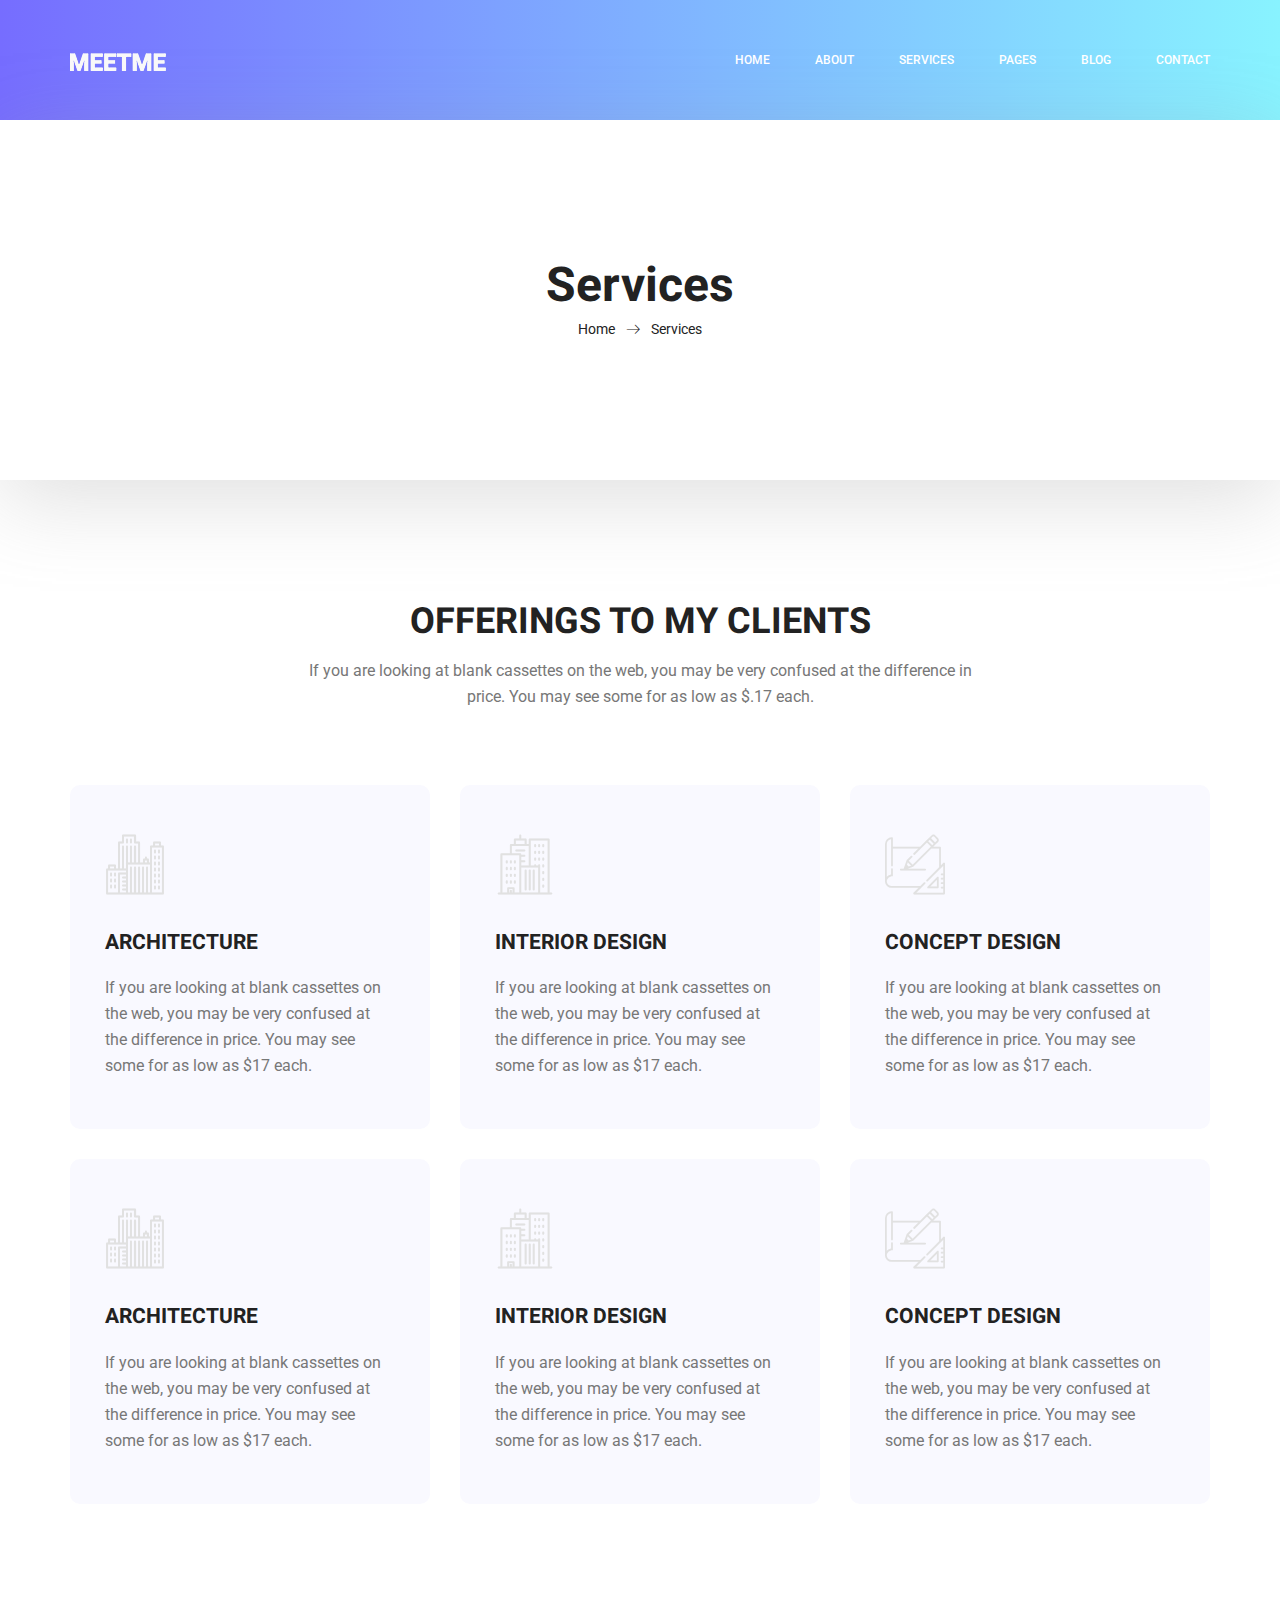
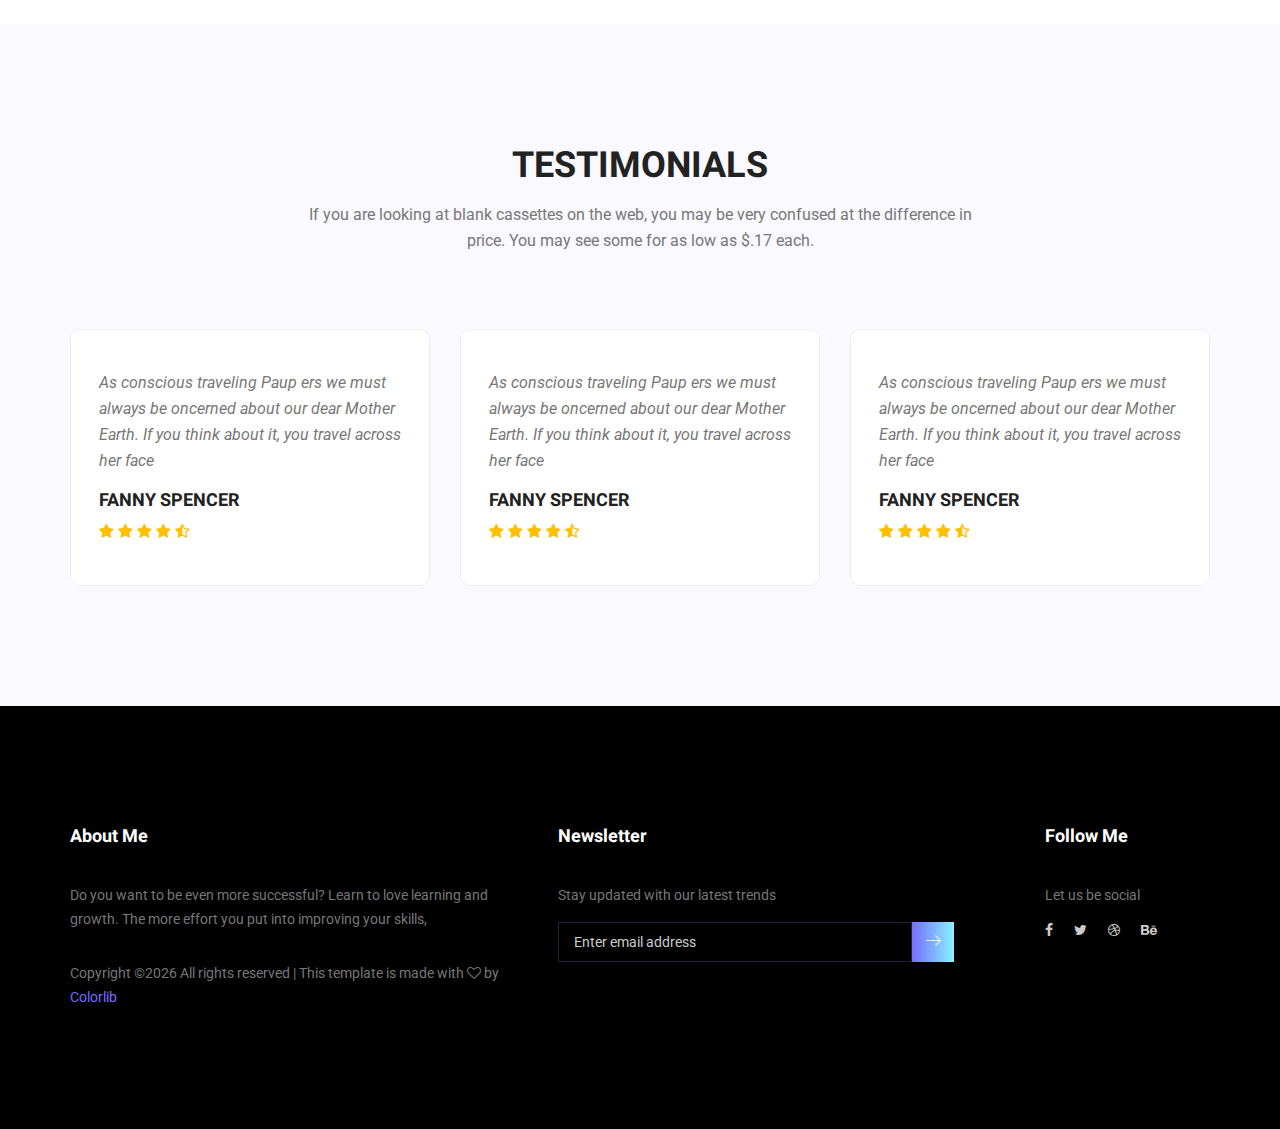
<file: services.html>
<!doctype html>
<html lang="en">
    <head>
        <!-- Required meta tags -->
        <meta charset="utf-8">
        <meta name="viewport" content="width=device-width, initial-scale=1, shrink-to-fit=no">
        <link rel="icon" href="img/favicon.png" type="image/png">
        <title>MeetMe Personal</title>
        <!-- Bootstrap CSS -->
        <link rel="stylesheet" href="css/bootstrap.css">
        <link rel="stylesheet" href="vendors/linericon/style.css">
        <link rel="stylesheet" href="css/font-awesome.min.css">
        <link rel="stylesheet" href="vendors/owl-carousel/owl.carousel.min.css">
        <link rel="stylesheet" href="vendors/lightbox/simpleLightbox.css">
        <link rel="stylesheet" href="vendors/nice-select/css/nice-select.css">
        <link rel="stylesheet" href="vendors/animate-css/animate.css">
        <link rel="stylesheet" href="vendors/popup/magnific-popup.css">
        <link rel="stylesheet" href="vendors/flaticon/flaticon.css">
        <!-- main css -->
        <link rel="stylesheet" href="css/style.css">
        <link rel="stylesheet" href="css/responsive.css">
    </head>
    <body>
        
        <!--================Header Menu Area =================-->
        <header class="header_area">
            <div class="main_menu">
            	<nav class="navbar navbar-expand-lg navbar-light">
					<div class="container box_1620">
						<!-- Brand and toggle get grouped for better mobile display -->
						<a class="navbar-brand logo_h" href="index.html"><img src="img/logo.png" alt=""></a>
						<button class="navbar-toggler" type="button" data-toggle="collapse" data-target="#navbarSupportedContent" aria-controls="navbarSupportedContent" aria-expanded="false" aria-label="Toggle navigation">
							<span class="icon-bar"></span>
							<span class="icon-bar"></span>
							<span class="icon-bar"></span>
						</button>
						<!-- Collect the nav links, forms, and other content for toggling -->
						<div class="collapse navbar-collapse offset" id="navbarSupportedContent">
							<ul class="nav navbar-nav menu_nav ml-auto">
								<li class="nav-item active"><a class="nav-link" href="index.html">Home</a></li> 
								<li class="nav-item"><a class="nav-link" href="about-us.html">About</a></li> 
								<li class="nav-item"><a class="nav-link" href="services.html">Services</a></li> 
								<li class="nav-item submenu dropdown">
									<a href="#" class="nav-link dropdown-toggle" data-toggle="dropdown" role="button" aria-haspopup="true" aria-expanded="false">Pages</a>
									<ul class="dropdown-menu">
										<li class="nav-item"><a class="nav-link" href="portfolio.html">Portfolio</a></li>
										<li class="nav-item"><a class="nav-link" href="elements.html">Elements</a></li>
									</ul>
								</li> 
								<li class="nav-item submenu dropdown">
									<a href="#" class="nav-link dropdown-toggle" data-toggle="dropdown" role="button" aria-haspopup="true" aria-expanded="false">Blog</a>
									<ul class="dropdown-menu">
										<li class="nav-item"><a class="nav-link" href="blog.html">Blog</a></li>
										<li class="nav-item"><a class="nav-link" href="single-blog.html">Blog Details</a></li>
									</ul>
								</li> 
								<li class="nav-item"><a class="nav-link" href="contact.html">Contact</a></li>
							</ul>
						</div> 
					</div>
            	</nav>
            </div>
        </header>
        <!--================Header Menu Area =================-->
        
        <!--================Home Banner Area =================-->
        <section class="banner_area">
            <div class="box_1620">
				<div class="banner_inner d-flex align-items-center">
					<div class="container">
						<div class="banner_content text-center">
							<h2>Services</h2>
							<div class="page_link">
								<a href="index.html">Home</a>
								<a href="services.html">Services</a>
							</div>
						</div>
					</div>
				</div>
            </div>
        </section>
        <!--================End Home Banner Area =================-->
        
        <!--================Feature Area =================-->
        <section class="feature_area white_feature p_120">
        	<div class="container">
        		<div class="main_title">
        			<h2>offerings to my clients</h2>
        			<p>If you are looking at blank cassettes on the web, you may be very confused at the difference in price. You may see some for as low as $.17 each.</p>
        		</div>
        		<div class="feature_inner row">
        			<div class="col-lg-4 col-md-6">
        				<div class="feature_item">
        					<i class="flaticon-city"></i>
        					<h4>Architecture</h4>
        					<p>If you are looking at blank cassettes on the web, you may be very confused at the difference in price. You may see some for as low as $17 each.</p>
        				</div>
        			</div>
        			<div class="col-lg-4 col-md-6">
        				<div class="feature_item">
        					<i class="flaticon-skyline"></i>
        					<h4>Interior Design</h4>
        					<p>If you are looking at blank cassettes on the web, you may be very confused at the difference in price. You may see some for as low as $17 each.</p>
        				</div>
        			</div>
        			<div class="col-lg-4 col-md-6">
        				<div class="feature_item">
        					<i class="flaticon-sketch"></i>
        					<h4>Concept Design</h4>
        					<p>If you are looking at blank cassettes on the web, you may be very confused at the difference in price. You may see some for as low as $17 each.</p>
        				</div>
        			</div>
        			<div class="col-lg-4 col-md-6">
        				<div class="feature_item">
        					<i class="flaticon-city"></i>
        					<h4>Architecture</h4>
        					<p>If you are looking at blank cassettes on the web, you may be very confused at the difference in price. You may see some for as low as $17 each.</p>
        				</div>
        			</div>
        			<div class="col-lg-4 col-md-6">
        				<div class="feature_item">
        					<i class="flaticon-skyline"></i>
        					<h4>Interior Design</h4>
        					<p>If you are looking at blank cassettes on the web, you may be very confused at the difference in price. You may see some for as low as $17 each.</p>
        				</div>
        			</div>
        			<div class="col-lg-4 col-md-6">
        				<div class="feature_item">
        					<i class="flaticon-sketch"></i>
        					<h4>Concept Design</h4>
        					<p>If you are looking at blank cassettes on the web, you may be very confused at the difference in price. You may see some for as low as $17 each.</p>
        				</div>
        			</div>
        		</div>
        	</div>
        </section>
        <!--================End Feature Area =================-->
        
        <!--================Testimonials Area =================-->
        <section class="testimonials_area p_120">
        	<div class="container">
        		<div class="main_title">
        			<h2>Testimonials</h2>
        			<p>If you are looking at blank cassettes on the web, you may be very confused at the difference in price. You may see some for as low as $.17 each.</p>
        		</div>
        		<div class="testi_inner">
					<div class="testi_slider owl-carousel">
						<div class="item">
							<div class="testi_item">
								<p>As conscious traveling Paup ers we must always be oncerned about our dear Mother Earth. If you think about it, you travel across her face</p>
								<h4>Fanny Spencer</h4>
								<a href="#"><i class="fa fa-star"></i></a>
								<a href="#"><i class="fa fa-star"></i></a>
								<a href="#"><i class="fa fa-star"></i></a>
								<a href="#"><i class="fa fa-star"></i></a>
								<a href="#"><i class="fa fa-star-half-o"></i></a>
							</div>
						</div>
						<div class="item">
							<div class="testi_item">
								<p>As conscious traveling Paup ers we must always be oncerned about our dear Mother Earth. If you think about it, you travel across her face</p>
								<h4>Fanny Spencer</h4>
								<a href="#"><i class="fa fa-star"></i></a>
								<a href="#"><i class="fa fa-star"></i></a>
								<a href="#"><i class="fa fa-star"></i></a>
								<a href="#"><i class="fa fa-star"></i></a>
								<a href="#"><i class="fa fa-star-half-o"></i></a>
							</div>
						</div>
						<div class="item">
							<div class="testi_item">
								<p>As conscious traveling Paup ers we must always be oncerned about our dear Mother Earth. If you think about it, you travel across her face</p>
								<h4>Fanny Spencer</h4>
								<a href="#"><i class="fa fa-star"></i></a>
								<a href="#"><i class="fa fa-star"></i></a>
								<a href="#"><i class="fa fa-star"></i></a>
								<a href="#"><i class="fa fa-star"></i></a>
								<a href="#"><i class="fa fa-star-half-o"></i></a>
							</div>
						</div>
					</div>
        		</div>
        	</div>
        </section>
        <!--================End Testimonials Area =================-->
        
        <!--================Footer Area =================-->
        <footer class="footer_area p_120">
        	<div class="container">
        		<div class="row footer_inner">
        			<div class="col-lg-5 col-sm-6">
        				<aside class="f_widget ab_widget">
        					<div class="f_title">
        						<h3>About Me</h3>
        					</div>
        					<p>Do you want to be even more successful? Learn to love learning and growth. The more effort you put into improving your skills,</p>
        					<p><!-- Link back to Colorlib can't be removed. Template is licensed under CC BY 3.0. -->
Copyright &copy;<script>document.write(new Date().getFullYear());</script> All rights reserved | This template is made with <i class="fa fa-heart-o" aria-hidden="true"></i> by <a href="https://colorlib.com" target="_blank">Colorlib</a>
<!-- Link back to Colorlib can't be removed. Template is licensed under CC BY 3.0. --></p>
        				</aside>
        			</div>
        			<div class="col-lg-5 col-sm-6">
        				<aside class="f_widget news_widget">
        					<div class="f_title">
        						<h3>Newsletter</h3>
        					</div>
        					<p>Stay updated with our latest trends</p>
        					<div id="mc_embed_signup">
                                <form target="_blank" action="https://spondonit.us12.list-manage.com/subscribe/post?u=1462626880ade1ac87bd9c93a&amp;id=92a4423d01" method="get" class="subscribe_form relative">
                                	<div class="input-group d-flex flex-row">
                                        <input name="EMAIL" placeholder="Enter email address" onfocus="this.placeholder = ''" onblur="this.placeholder = 'Email Address '" required="" type="email">
                                        <button class="btn sub-btn"><span class="lnr lnr-arrow-right"></span></button>		
                                    </div>				
                                    <div class="mt-10 info"></div>
                                </form>
                            </div>
        				</aside>
        			</div>
        			<div class="col-lg-2">
        				<aside class="f_widget social_widget">
        					<div class="f_title">
        						<h3>Follow Me</h3>
        					</div>
        					<p>Let us be social</p>
        					<ul class="list">
        						<li><a href="#"><i class="fa fa-facebook"></i></a></li>
        						<li><a href="#"><i class="fa fa-twitter"></i></a></li>
        						<li><a href="#"><i class="fa fa-dribbble"></i></a></li>
        						<li><a href="#"><i class="fa fa-behance"></i></a></li>
        					</ul>
        				</aside>
        			</div>
        		</div>
        	</div>
        </footer>
        <!--================End Footer Area =================-->
        
        
        
        
        <!-- Optional JavaScript -->
        <!-- jQuery first, then Popper.js, then Bootstrap JS -->
        <script src="js/jquery-3.3.1.min.js"></script>
        <script src="js/popper.js"></script>
        <script src="js/bootstrap.min.js"></script>
        <script src="js/stellar.js"></script>
        <script src="vendors/lightbox/simpleLightbox.min.js"></script>
        <script src="vendors/nice-select/js/jquery.nice-select.min.js"></script>
        <script src="vendors/isotope/imagesloaded.pkgd.min.js"></script>
        <script src="vendors/isotope/isotope.pkgd.min.js"></script>
        <script src="vendors/owl-carousel/owl.carousel.min.js"></script>
        <script src="vendors/popup/jquery.magnific-popup.min.js"></script>
        <script src="js/jquery.ajaxchimp.min.js"></script>
        <script src="vendors/counter-up/jquery.waypoints.min.js"></script>
        <script src="vendors/counter-up/jquery.counterup.min.js"></script>
        <script src="js/mail-script.js"></script>
        <script src="js/theme.js"></script>
    </body>
</html>
</file>
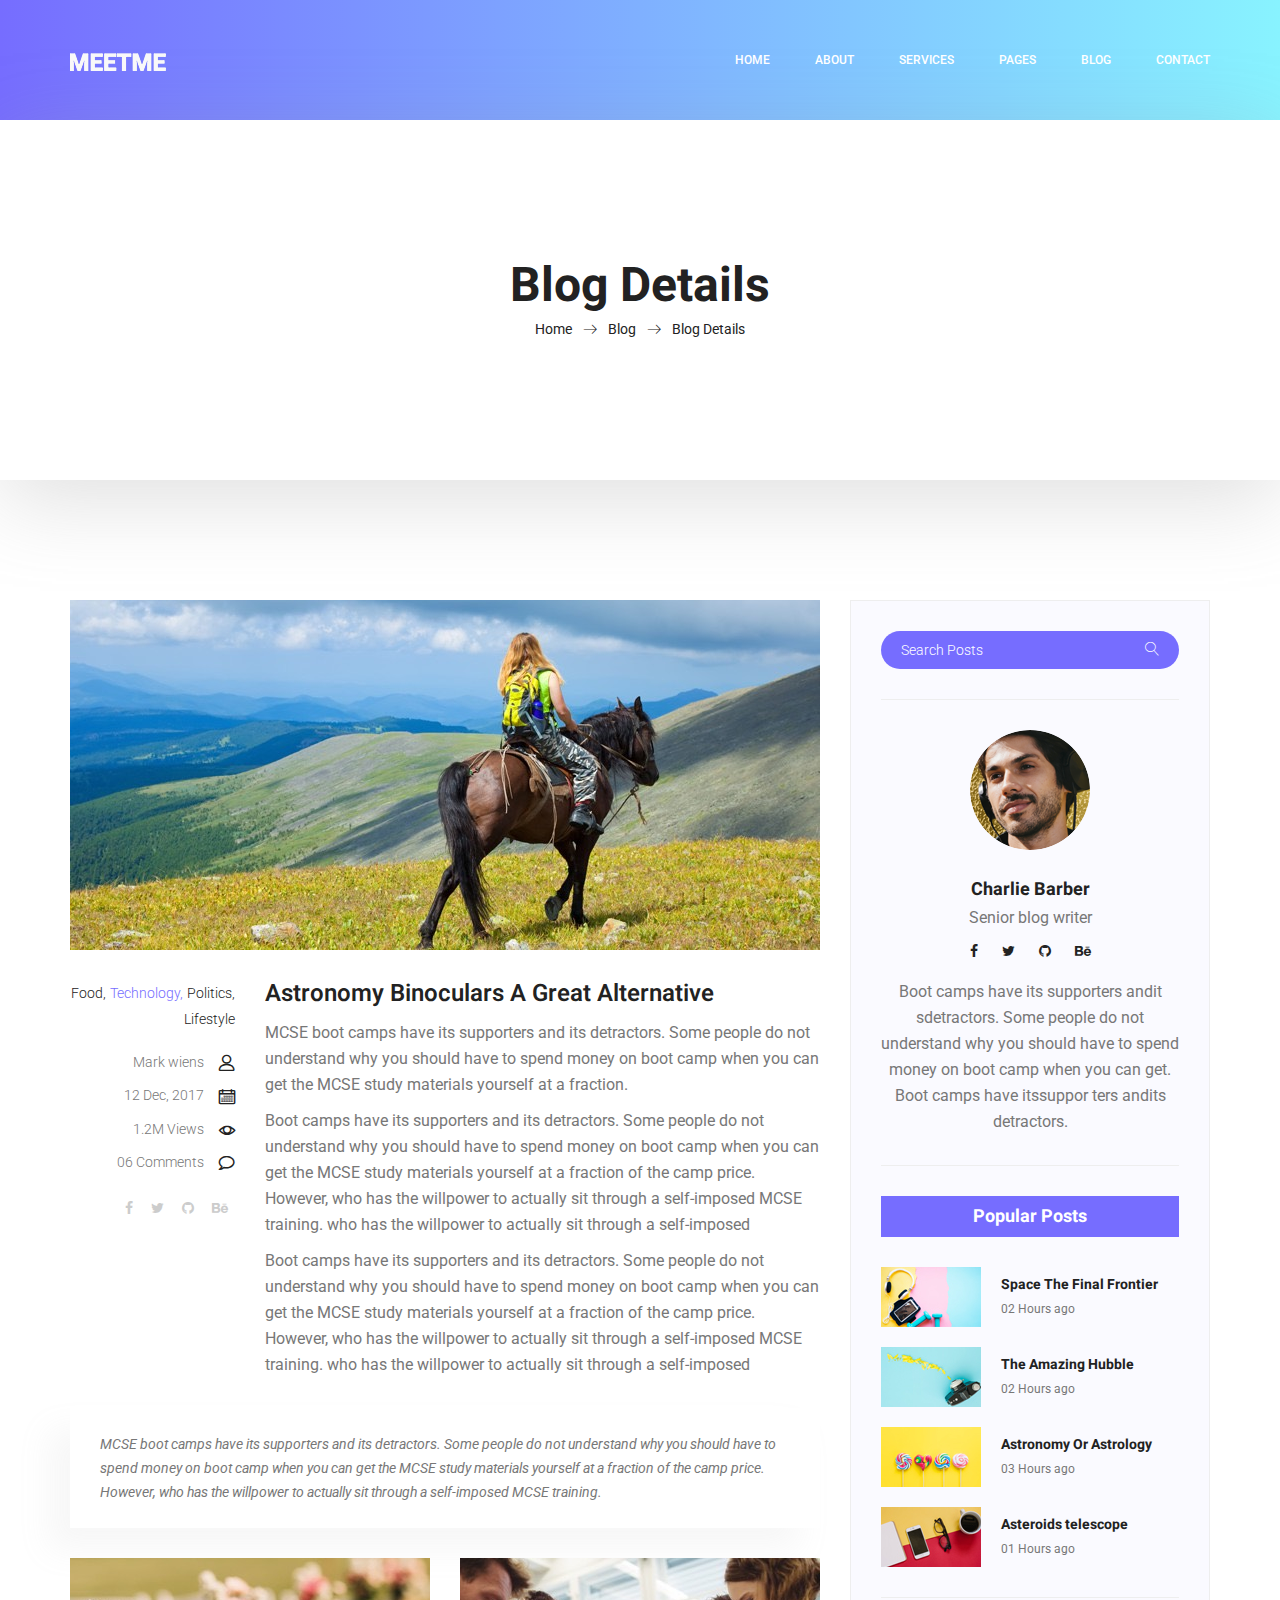
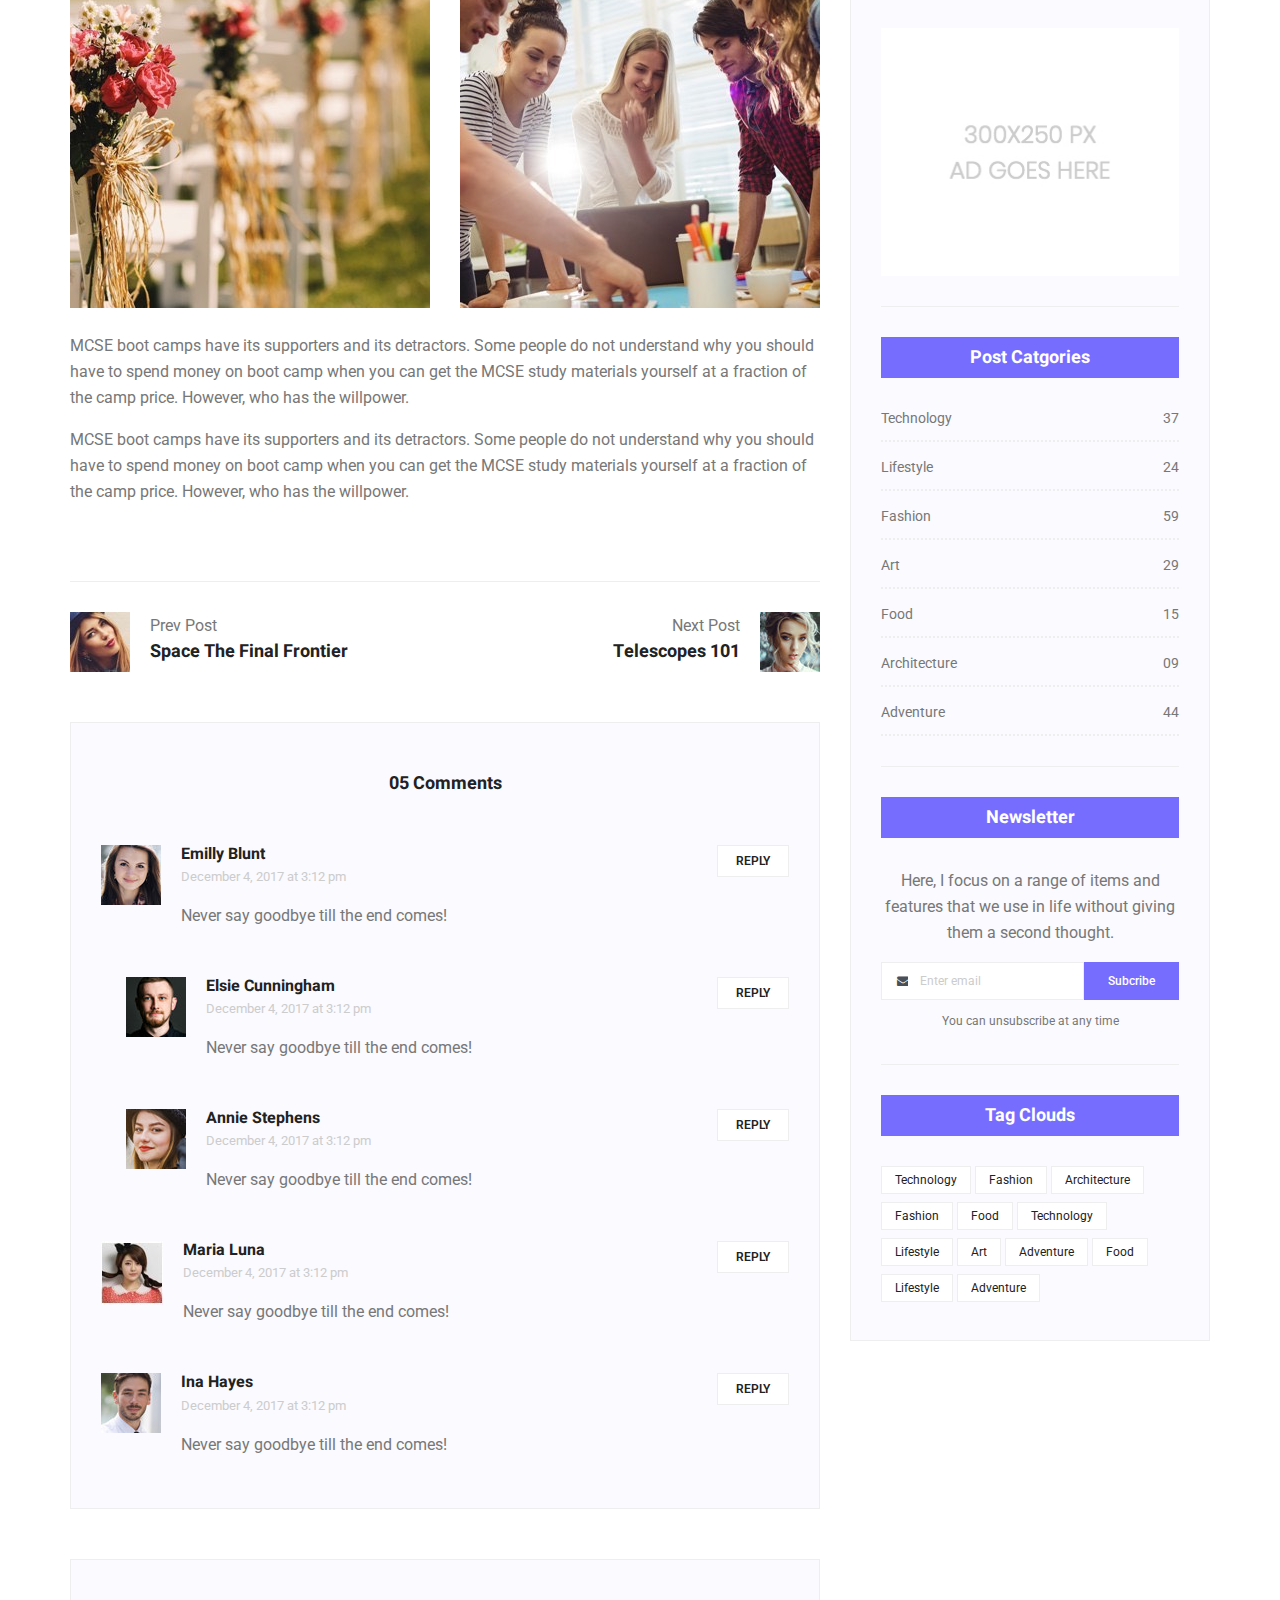
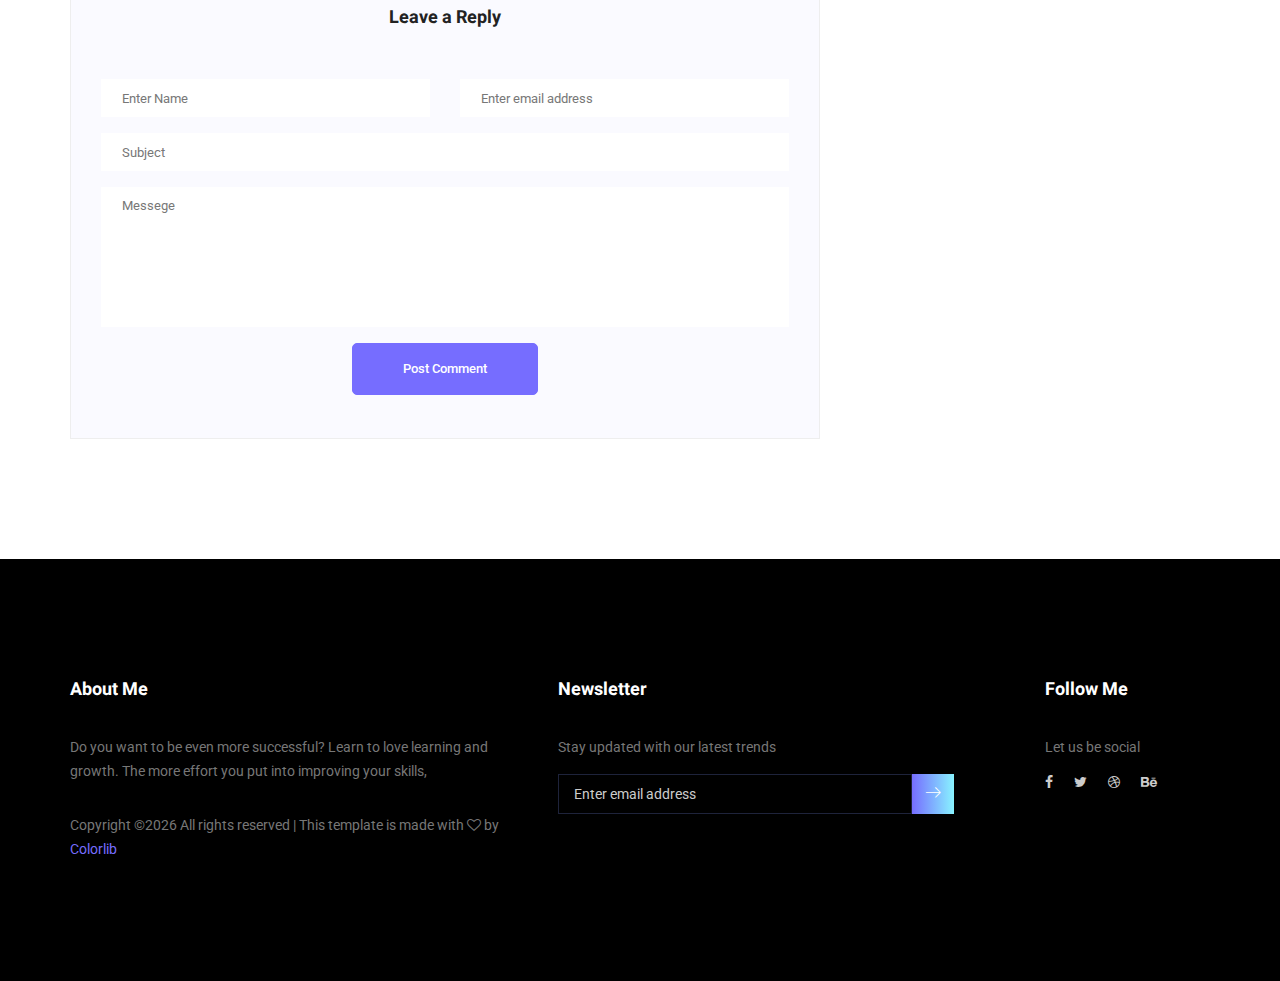
<file: single-blog.html>
<!doctype html>
<html lang="en">
    <head>
        <!-- Required meta tags -->
        <meta charset="utf-8">
        <meta name="viewport" content="width=device-width, initial-scale=1, shrink-to-fit=no">
        <link rel="icon" href="img/favicon.png" type="image/png">
        <title>MeetMe Personal</title>
        <!-- Bootstrap CSS -->
        <link rel="stylesheet" href="css/bootstrap.css">
        <link rel="stylesheet" href="vendors/linericon/style.css">
        <link rel="stylesheet" href="css/font-awesome.min.css">
        <link rel="stylesheet" href="vendors/owl-carousel/owl.carousel.min.css">
        <link rel="stylesheet" href="vendors/lightbox/simpleLightbox.css">
        <link rel="stylesheet" href="vendors/nice-select/css/nice-select.css">
        <link rel="stylesheet" href="vendors/animate-css/animate.css">
        <link rel="stylesheet" href="vendors/popup/magnific-popup.css">
        <!-- main css -->
        <link rel="stylesheet" href="css/style.css">
        <link rel="stylesheet" href="css/responsive.css">
    </head>
    <body>
        
        <!--================Header Menu Area =================-->
        <header class="header_area">
            <div class="main_menu">
            	<nav class="navbar navbar-expand-lg navbar-light">
					<div class="container box_1620">
						<!-- Brand and toggle get grouped for better mobile display -->
						<a class="navbar-brand logo_h" href="index.html"><img src="img/logo.png" alt=""></a>
						<button class="navbar-toggler" type="button" data-toggle="collapse" data-target="#navbarSupportedContent" aria-controls="navbarSupportedContent" aria-expanded="false" aria-label="Toggle navigation">
							<span class="icon-bar"></span>
							<span class="icon-bar"></span>
							<span class="icon-bar"></span>
						</button>
						<!-- Collect the nav links, forms, and other content for toggling -->
						<div class="collapse navbar-collapse offset" id="navbarSupportedContent">
							<ul class="nav navbar-nav menu_nav ml-auto">
								<li class="nav-item active"><a class="nav-link" href="index.html">Home</a></li> 
								<li class="nav-item"><a class="nav-link" href="about-us.html">About</a></li> 
								<li class="nav-item"><a class="nav-link" href="services.html">Services</a></li> 
								<li class="nav-item submenu dropdown">
									<a href="#" class="nav-link dropdown-toggle" data-toggle="dropdown" role="button" aria-haspopup="true" aria-expanded="false">Pages</a>
									<ul class="dropdown-menu">
										<li class="nav-item"><a class="nav-link" href="portfolio.html">Portfolio</a></li>
										<li class="nav-item"><a class="nav-link" href="elements.html">Elements</a></li>
									</ul>
								</li> 
								<li class="nav-item submenu dropdown">
									<a href="#" class="nav-link dropdown-toggle" data-toggle="dropdown" role="button" aria-haspopup="true" aria-expanded="false">Blog</a>
									<ul class="dropdown-menu">
										<li class="nav-item"><a class="nav-link" href="blog.html">Blog</a></li>
										<li class="nav-item"><a class="nav-link" href="single-blog.html">Blog Details</a></li>
									</ul>
								</li> 
								<li class="nav-item"><a class="nav-link" href="contact.html">Contact</a></li>
							</ul>
						</div> 
					</div>
            	</nav>
            </div>
        </header>
        <!--================Header Menu Area =================-->
        
        <!--================Home Banner Area =================-->
        <section class="banner_area">
            <div class="box_1620">
				<div class="banner_inner d-flex align-items-center">
					<div class="container">
						<div class="banner_content text-center">
							<h2>Blog Details</h2>
							<div class="page_link">
								<a href="index.html">Home</a>
								<a href="blog.html">Blog</a>
								<a href="single-blog.html">Blog Details</a>
							</div>
						</div>
					</div>
				</div>
            </div>
        </section>
        <!--================End Home Banner Area =================-->
        
        <!--================Blog Area =================-->
        <section class="blog_area single-post-area p_120">
            <div class="container">
                <div class="row">
                    <div class="col-lg-8 posts-list">
                        <div class="single-post row">
                            <div class="col-lg-12">
                                <div class="feature-img">
                                    <img class="img-fluid" src="img/blog/feature-img1.jpg" alt="">
                                </div>									
                            </div>
                            <div class="col-lg-3  col-md-3">
                                <div class="blog_info text-right">
                                    <div class="post_tag">
                                        <a href="#">Food,</a>
                                        <a class="active" href="#">Technology,</a>
                                        <a href="#">Politics,</a>
                                        <a href="#">Lifestyle</a>
                                    </div>
                                    <ul class="blog_meta list">
                                        <li><a href="#">Mark wiens<i class="lnr lnr-user"></i></a></li>
                                        <li><a href="#">12 Dec, 2017<i class="lnr lnr-calendar-full"></i></a></li>
                                        <li><a href="#">1.2M Views<i class="lnr lnr-eye"></i></a></li>
                                        <li><a href="#">06 Comments<i class="lnr lnr-bubble"></i></a></li>
                                    </ul>
                                    <ul class="social-links">
                                        <li><a href="#"><i class="fa fa-facebook"></i></a></li>
                                        <li><a href="#"><i class="fa fa-twitter"></i></a></li>
                                        <li><a href="#"><i class="fa fa-github"></i></a></li>
                                        <li><a href="#"><i class="fa fa-behance"></i></a></li>
                                    </ul>
                                </div>
                            </div>
                            <div class="col-lg-9 col-md-9 blog_details">
                                <h2>Astronomy Binoculars A Great Alternative</h2>
                                <p class="excert">
                                    MCSE boot camps have its supporters and its detractors. Some people do not understand why you should have to spend money on boot camp when you can get the MCSE study materials yourself at a fraction.
                                </p>
                                <p>
                                    Boot camps have its supporters and its detractors. Some people do not understand why you should have to spend money on boot camp when you can get the MCSE study materials yourself at a fraction of the camp price. However, who has the willpower to actually sit through a self-imposed MCSE training. who has the willpower to actually sit through a self-imposed
                                </p>
                                <p>
                                    Boot camps have its supporters and its detractors. Some people do not understand why you should have to spend money on boot camp when you can get the MCSE study materials yourself at a fraction of the camp price. However, who has the willpower to actually sit through a self-imposed MCSE training. who has the willpower to actually sit through a self-imposed
                                </p>
                            </div>
                            <div class="col-lg-12">
                                <div class="quotes">
                                    MCSE boot camps have its supporters and its detractors. Some people do not understand why you should have to spend money on boot camp when you can get the MCSE study materials yourself at a fraction of the camp price. However, who has the willpower to actually sit through a self-imposed MCSE training.										
                                </div>
                                <div class="row">
                                    <div class="col-6">
                                        <img class="img-fluid" src="img/blog/post-img1.jpg" alt="">
                                    </div>
                                    <div class="col-6">
                                        <img class="img-fluid" src="img/blog/post-img2.jpg" alt="">
                                    </div>	
                                    <div class="col-lg-12 mt-25">
                                        <p>
                                            MCSE boot camps have its supporters and its detractors. Some people do not understand why you should have to spend money on boot camp when you can get the MCSE study materials yourself at a fraction of the camp price. However, who has the willpower.
                                        </p>
                                        <p>
                                            MCSE boot camps have its supporters and its detractors. Some people do not understand why you should have to spend money on boot camp when you can get the MCSE study materials yourself at a fraction of the camp price. However, who has the willpower.
                                        </p>											
                                    </div>									
                                </div>
                            </div>
                        </div>
                        <div class="navigation-area">
                            <div class="row">
                                <div class="col-lg-6 col-md-6 col-12 nav-left flex-row d-flex justify-content-start align-items-center">
                                    <div class="thumb">
                                        <a href="#"><img class="img-fluid" src="img/blog/prev.jpg" alt=""></a>
                                    </div>
                                    <div class="arrow">
                                        <a href="#"><span class="lnr text-white lnr-arrow-left"></span></a>
                                    </div>
                                    <div class="detials">
                                        <p>Prev Post</p>
                                        <a href="#"><h4>Space The Final Frontier</h4></a>
                                    </div>
                                </div>
                                <div class="col-lg-6 col-md-6 col-12 nav-right flex-row d-flex justify-content-end align-items-center">
                                    <div class="detials">
                                        <p>Next Post</p>
                                        <a href="#"><h4>Telescopes 101</h4></a>
                                    </div>
                                    <div class="arrow">
                                        <a href="#"><span class="lnr text-white lnr-arrow-right"></span></a>
                                    </div>
                                    <div class="thumb">
                                        <a href="#"><img class="img-fluid" src="img/blog/next.jpg" alt=""></a>
                                    </div>										
                                </div>									
                            </div>
                        </div>
                        <div class="comments-area">
                            <h4>05 Comments</h4>
                            <div class="comment-list">
                                <div class="single-comment justify-content-between d-flex">
                                    <div class="user justify-content-between d-flex">
                                        <div class="thumb">
                                            <img src="img/blog/c1.jpg" alt="">
                                        </div>
                                        <div class="desc">
                                            <h5><a href="#">Emilly Blunt</a></h5>
                                            <p class="date">December 4, 2017 at 3:12 pm </p>
                                            <p class="comment">
                                                Never say goodbye till the end comes!
                                            </p>
                                        </div>
                                    </div>
                                    <div class="reply-btn">
                                           <a href="" class="btn-reply text-uppercase">reply</a> 
                                    </div>
                                </div>
                            </div>	
                            <div class="comment-list left-padding">
                                <div class="single-comment justify-content-between d-flex">
                                    <div class="user justify-content-between d-flex">
                                        <div class="thumb">
                                            <img src="img/blog/c2.jpg" alt="">
                                        </div>
                                        <div class="desc">
                                            <h5><a href="#">Elsie Cunningham</a></h5>
                                            <p class="date">December 4, 2017 at 3:12 pm </p>
                                            <p class="comment">
                                                Never say goodbye till the end comes!
                                            </p>
                                        </div>
                                    </div>
                                    <div class="reply-btn">
                                           <a href="" class="btn-reply text-uppercase">reply</a> 
                                    </div>
                                </div>
                            </div>	
                            <div class="comment-list left-padding">
                                <div class="single-comment justify-content-between d-flex">
                                    <div class="user justify-content-between d-flex">
                                        <div class="thumb">
                                            <img src="img/blog/c3.jpg" alt="">
                                        </div>
                                        <div class="desc">
                                            <h5><a href="#">Annie Stephens</a></h5>
                                            <p class="date">December 4, 2017 at 3:12 pm </p>
                                            <p class="comment">
                                                Never say goodbye till the end comes!
                                            </p>
                                        </div>
                                    </div>
                                    <div class="reply-btn">
                                           <a href="" class="btn-reply text-uppercase">reply</a> 
                                    </div>
                                </div>
                            </div>	
                            <div class="comment-list">
                                <div class="single-comment justify-content-between d-flex">
                                    <div class="user justify-content-between d-flex">
                                        <div class="thumb">
                                            <img src="img/blog/c4.jpg" alt="">
                                        </div>
                                        <div class="desc">
                                            <h5><a href="#">Maria Luna</a></h5>
                                            <p class="date">December 4, 2017 at 3:12 pm </p>
                                            <p class="comment">
                                                Never say goodbye till the end comes!
                                            </p>
                                        </div>
                                    </div>
                                    <div class="reply-btn">
                                           <a href="" class="btn-reply text-uppercase">reply</a> 
                                    </div>
                                </div>
                            </div>	
                            <div class="comment-list">
                                <div class="single-comment justify-content-between d-flex">
                                    <div class="user justify-content-between d-flex">
                                        <div class="thumb">
                                            <img src="img/blog/c5.jpg" alt="">
                                        </div>
                                        <div class="desc">
                                            <h5><a href="#">Ina Hayes</a></h5>
                                            <p class="date">December 4, 2017 at 3:12 pm </p>
                                            <p class="comment">
                                                Never say goodbye till the end comes!
                                            </p>
                                        </div>
                                    </div>
                                    <div class="reply-btn">
                                           <a href="" class="btn-reply text-uppercase">reply</a> 
                                    </div>
                                </div>
                            </div>	                                             				
                        </div>
                        <div class="comment-form">
                            <h4>Leave a Reply</h4>
                            <form>
                                <div class="form-group form-inline">
                                  <div class="form-group col-lg-6 col-md-6 name">
                                    <input type="text" class="form-control" id="name" placeholder="Enter Name" onfocus="this.placeholder = ''" onblur="this.placeholder = 'Enter Name'">
                                  </div>
                                  <div class="form-group col-lg-6 col-md-6 email">
                                    <input type="email" class="form-control" id="email" placeholder="Enter email address" onfocus="this.placeholder = ''" onblur="this.placeholder = 'Enter email address'">
                                  </div>										
                                </div>
                                <div class="form-group">
                                    <input type="text" class="form-control" id="subject" placeholder="Subject" onfocus="this.placeholder = ''" onblur="this.placeholder = 'Subject'">
                                </div>
                                <div class="form-group">
                                    <textarea class="form-control mb-10" rows="5" name="message" placeholder="Messege" onfocus="this.placeholder = ''" onblur="this.placeholder = 'Messege'" required=""></textarea>
                                </div>
                                <a href="#" class="primary-btn submit_btn">Post Comment</a>	
                            </form>
                        </div>
                    </div>
                    <div class="col-lg-4">
                        <div class="blog_right_sidebar">
                            <aside class="single_sidebar_widget search_widget">
                                <div class="input-group">
                                    <input type="text" class="form-control" placeholder="Search Posts">
                                    <span class="input-group-btn">
                                        <button class="btn btn-default" type="button"><i class="lnr lnr-magnifier"></i></button>
                                    </span>
                                </div><!-- /input-group -->
                                <div class="br"></div>
                            </aside>
                            <aside class="single_sidebar_widget author_widget">
                                <img class="author_img rounded-circle" src="img/blog/author.png" alt="">
                                <h4>Charlie Barber</h4>
                                <p>Senior blog writer</p>
                                <div class="social_icon">
                                    <a href="#"><i class="fa fa-facebook"></i></a>
                                    <a href="#"><i class="fa fa-twitter"></i></a>
                                    <a href="#"><i class="fa fa-github"></i></a>
                                    <a href="#"><i class="fa fa-behance"></i></a>
                                </div>
                                <p>Boot camps have its supporters andit sdetractors. Some people do not understand why you should have to spend money on boot camp when you can get. Boot camps have itssuppor ters andits detractors.</p>
                                <div class="br"></div>
                            </aside>
                            <aside class="single_sidebar_widget popular_post_widget">
                                <h3 class="widget_title">Popular Posts</h3>
                                <div class="media post_item">
                                    <img src="img/blog/popular-post/post1.jpg" alt="post">
                                    <div class="media-body">
                                        <a href="blog-details.html"><h3>Space The Final Frontier</h3></a>
                                        <p>02 Hours ago</p>
                                    </div>
                                </div>
                                <div class="media post_item">
                                    <img src="img/blog/popular-post/post2.jpg" alt="post">
                                    <div class="media-body">
                                        <a href="blog-details.html"><h3>The Amazing Hubble</h3></a>
                                        <p>02 Hours ago</p>
                                    </div>
                                </div>
                                <div class="media post_item">
                                    <img src="img/blog/popular-post/post3.jpg" alt="post">
                                    <div class="media-body">
                                        <a href="blog-details.html"><h3>Astronomy Or Astrology</h3></a>
                                        <p>03 Hours ago</p>
                                    </div>
                                </div>
                                <div class="media post_item">
                                    <img src="img/blog/popular-post/post4.jpg" alt="post">
                                    <div class="media-body">
                                        <a href="blog-details.html"><h3>Asteroids telescope</h3></a>
                                        <p>01 Hours ago</p>
                                    </div>
                                </div>
                                <div class="br"></div>
                            </aside>
                            <aside class="single_sidebar_widget ads_widget">
                                <a href="#"><img class="img-fluid" src="img/blog/add.jpg" alt=""></a>
                                <div class="br"></div>
                            </aside>
                            <aside class="single_sidebar_widget post_category_widget">
                                <h4 class="widget_title">Post Catgories</h4>
                                <ul class="list cat-list">
                                    <li>
                                        <a href="#" class="d-flex justify-content-between">
                                            <p>Technology</p>
                                            <p>37</p>
                                        </a>
                                    </li>
                                    <li>
                                        <a href="#" class="d-flex justify-content-between">
                                            <p>Lifestyle</p>
                                            <p>24</p>
                                        </a>
                                    </li>
                                    <li>
                                        <a href="#" class="d-flex justify-content-between">
                                            <p>Fashion</p>
                                            <p>59</p>
                                        </a>
                                    </li>
                                    <li>
                                        <a href="#" class="d-flex justify-content-between">
                                            <p>Art</p>
                                            <p>29</p>
                                        </a>
                                    </li>
                                    <li>
                                        <a href="#" class="d-flex justify-content-between">
                                            <p>Food</p>
                                            <p>15</p>
                                        </a>
                                    </li>
                                    <li>
                                        <a href="#" class="d-flex justify-content-between">
                                            <p>Architecture</p>
                                            <p>09</p>
                                        </a>
                                    </li>
                                    <li>
                                        <a href="#" class="d-flex justify-content-between">
                                            <p>Adventure</p>
                                            <p>44</p>
                                        </a>
                                    </li>															
                                </ul>
                                <div class="br"></div>
                            </aside>
                            <aside class="single-sidebar-widget newsletter_widget">
                                <h4 class="widget_title">Newsletter</h4>
                                <p>
                                Here, I focus on a range of items and features that we use in life without
                                giving them a second thought.
                                </p>
                                <div class="form-group d-flex flex-row">
                                    <div class="input-group">
                                        <div class="input-group-prepend">
                                            <div class="input-group-text"><i class="fa fa-envelope" aria-hidden="true"></i></div>
                                        </div>
                                        <input type="text" class="form-control" id="inlineFormInputGroup" placeholder="Enter email" onfocus="this.placeholder = ''" onblur="this.placeholder = 'Enter email'">
                                    </div>
                                    <a href="#" class="bbtns">Subcribe</a>
                                </div>	
                                <p class="text-bottom">You can unsubscribe at any time</p>	
                                <div class="br"></div>							
                            </aside>
                            <aside class="single-sidebar-widget tag_cloud_widget">
                                <h4 class="widget_title">Tag Clouds</h4>
                                <ul class="list">
                                    <li><a href="#">Technology</a></li>
                                    <li><a href="#">Fashion</a></li>
                                    <li><a href="#">Architecture</a></li>
                                    <li><a href="#">Fashion</a></li>
                                    <li><a href="#">Food</a></li>
                                    <li><a href="#">Technology</a></li>
                                    <li><a href="#">Lifestyle</a></li>
                                    <li><a href="#">Art</a></li>
                                    <li><a href="#">Adventure</a></li>
                                    <li><a href="#">Food</a></li>
                                    <li><a href="#">Lifestyle</a></li>
                                    <li><a href="#">Adventure</a></li>
                                </ul>
                            </aside>
                        </div>
                    </div>
                </div>
            </div>
        </section>
        <!--================Blog Area =================-->
        
        <!--================Footer Area =================-->
        <footer class="footer_area p_120">
        	<div class="container">
        		<div class="row footer_inner">
        			<div class="col-lg-5 col-sm-6">
        				<aside class="f_widget ab_widget">
        					<div class="f_title">
        						<h3>About Me</h3>
        					</div>
        					<p>Do you want to be even more successful? Learn to love learning and growth. The more effort you put into improving your skills,</p>
        					<p><!-- Link back to Colorlib can't be removed. Template is licensed under CC BY 3.0. -->
Copyright &copy;<script>document.write(new Date().getFullYear());</script> All rights reserved | This template is made with <i class="fa fa-heart-o" aria-hidden="true"></i> by <a href="https://colorlib.com" target="_blank">Colorlib</a>
<!-- Link back to Colorlib can't be removed. Template is licensed under CC BY 3.0. --></p>
        				</aside>
        			</div>
        			<div class="col-lg-5 col-sm-6">
        				<aside class="f_widget news_widget">
        					<div class="f_title">
        						<h3>Newsletter</h3>
        					</div>
        					<p>Stay updated with our latest trends</p>
        					<div id="mc_embed_signup">
                                <form target="_blank" action="https://spondonit.us12.list-manage.com/subscribe/post?u=1462626880ade1ac87bd9c93a&amp;id=92a4423d01" method="get" class="subscribe_form relative">
                                	<div class="input-group d-flex flex-row">
                                        <input name="EMAIL" placeholder="Enter email address" onfocus="this.placeholder = ''" onblur="this.placeholder = 'Email Address '" required="" type="email">
                                        <button class="btn sub-btn"><span class="lnr lnr-arrow-right"></span></button>		
                                    </div>				
                                    <div class="mt-10 info"></div>
                                </form>
                            </div>
        				</aside>
        			</div>
        			<div class="col-lg-2">
        				<aside class="f_widget social_widget">
        					<div class="f_title">
        						<h3>Follow Me</h3>
        					</div>
        					<p>Let us be social</p>
        					<ul class="list">
        						<li><a href="#"><i class="fa fa-facebook"></i></a></li>
        						<li><a href="#"><i class="fa fa-twitter"></i></a></li>
        						<li><a href="#"><i class="fa fa-dribbble"></i></a></li>
        						<li><a href="#"><i class="fa fa-behance"></i></a></li>
        					</ul>
        				</aside>
        			</div>
        		</div>
        	</div>
        </footer>
        <!--================End Footer Area =================-->
        
        
        
        
        <!-- Optional JavaScript -->
        <!-- jQuery first, then Popper.js, then Bootstrap JS -->
        <script src="js/jquery-3.3.1.min.js"></script>
        <script src="js/popper.js"></script>
        <script src="js/bootstrap.min.js"></script>
        <script src="js/stellar.js"></script>
        <script src="vendors/lightbox/simpleLightbox.min.js"></script>
        <script src="vendors/nice-select/js/jquery.nice-select.min.js"></script>
        <script src="vendors/isotope/imagesloaded.pkgd.min.js"></script>
        <script src="vendors/isotope/isotope.pkgd.min.js"></script>
        <script src="vendors/owl-carousel/owl.carousel.min.js"></script>
        <script src="vendors/popup/jquery.magnific-popup.min.js"></script>
        <script src="js/jquery.ajaxchimp.min.js"></script>
        <script src="vendors/counter-up/jquery.waypoints.min.js"></script>
        <script src="vendors/counter-up/jquery.counterup.min.js"></script>
        <script src="js/mail-script.js"></script>
        <script src="js/theme.js"></script>
    </body>
</html>
</file>
<file: vendors/linericon/style.css>
@font-face {
	font-family: 'Linearicons-Free';
	src:url('fonts/Linearicons-Free.eot?w118d');
	src:url('fonts/Linearicons-Free.eot?#iefixw118d') format('embedded-opentype'),
		url('fonts/Linearicons-Free.woff2?w118d') format('woff2'),
		url('fonts/Linearicons-Free.woff?w118d') format('woff'),
		url('fonts/Linearicons-Free.ttf?w118d') format('truetype'),
		url('fonts/Linearicons-Free.svg?w118d#Linearicons-Free') format('svg');
	font-weight: normal;
	font-style: normal;
}

.lnr {
	font-family: 'Linearicons-Free';
	speak: none;
	font-style: normal;
	font-weight: normal;
	font-variant: normal;
	text-transform: none;
	line-height: 1;

	/* Better Font Rendering =========== */
	-webkit-font-smoothing: antialiased;
	-moz-osx-font-smoothing: grayscale;
}

.lnr-home:before {
	content: "\e800";
}
.lnr-apartment:before {
	content: "\e801";
}
.lnr-pencil:before {
	content: "\e802";
}
.lnr-magic-wand:before {
	content: "\e803";
}
.lnr-drop:before {
	content: "\e804";
}
.lnr-lighter:before {
	content: "\e805";
}
.lnr-poop:before {
	content: "\e806";
}
.lnr-sun:before {
	content: "\e807";
}
.lnr-moon:before {
	content: "\e808";
}
.lnr-cloud:before {
	content: "\e809";
}
.lnr-cloud-upload:before {
	content: "\e80a";
}
.lnr-cloud-download:before {
	content: "\e80b";
}
.lnr-cloud-sync:before {
	content: "\e80c";
}
.lnr-cloud-check:before {
	content: "\e80d";
}
.lnr-database:before {
	content: "\e80e";
}
.lnr-lock:before {
	content: "\e80f";
}
.lnr-cog:before {
	content: "\e810";
}
.lnr-trash:before {
	content: "\e811";
}
.lnr-dice:before {
	content: "\e812";
}
.lnr-heart:before {
	content: "\e813";
}
.lnr-star:before {
	content: "\e814";
}
.lnr-star-half:before {
	content: "\e815";
}
.lnr-star-empty:before {
	content: "\e816";
}
.lnr-flag:before {
	content: "\e817";
}
.lnr-envelope:before {
	content: "\e818";
}
.lnr-paperclip:before {
	content: "\e819";
}
.lnr-inbox:before {
	content: "\e81a";
}
.lnr-eye:before {
	content: "\e81b";
}
.lnr-printer:before {
	content: "\e81c";
}
.lnr-file-empty:before {
	content: "\e81d";
}
.lnr-file-add:before {
	content: "\e81e";
}
.lnr-enter:before {
	content: "\e81f";
}
.lnr-exit:before {
	content: "\e820";
}
.lnr-graduation-hat:before {
	content: "\e821";
}
.lnr-license:before {
	content: "\e822";
}
.lnr-music-note:before {
	content: "\e823";
}
.lnr-film-play:before {
	content: "\e824";
}
.lnr-camera-video:before {
	content: "\e825";
}
.lnr-camera:before {
	content: "\e826";
}
.lnr-picture:before {
	content: "\e827";
}
.lnr-book:before {
	content: "\e828";
}
.lnr-bookmark:before {
	content: "\e829";
}
.lnr-user:before {
	content: "\e82a";
}
.lnr-users:before {
	content: "\e82b";
}
.lnr-shirt:before {
	content: "\e82c";
}
.lnr-store:before {
	content: "\e82d";
}
.lnr-cart:before {
	content: "\e82e";
}
.lnr-tag:before {
	content: "\e82f";
}
.lnr-phone-handset:before {
	content: "\e830";
}
.lnr-phone:before {
	content: "\e831";
}
.lnr-pushpin:before {
	content: "\e832";
}
.lnr-map-marker:before {
	content: "\e833";
}
.lnr-map:before {
	content: "\e834";
}
.lnr-location:before {
	content: "\e835";
}
.lnr-calendar-full:before {
	content: "\e836";
}
.lnr-keyboard:before {
	content: "\e837";
}
.lnr-spell-check:before {
	content: "\e838";
}
.lnr-screen:before {
	content: "\e839";
}
.lnr-smartphone:before {
	content: "\e83a";
}
.lnr-tablet:before {
	content: "\e83b";
}
.lnr-laptop:before {
	content: "\e83c";
}
.lnr-laptop-phone:before {
	content: "\e83d";
}
.lnr-power-switch:before {
	content: "\e83e";
}
.lnr-bubble:before {
	content: "\e83f";
}
.lnr-heart-pulse:before {
	content: "\e840";
}
.lnr-construction:before {
	content: "\e841";
}
.lnr-pie-chart:before {
	content: "\e842";
}
.lnr-chart-bars:before {
	content: "\e843";
}
.lnr-gift:before {
	content: "\e844";
}
.lnr-diamond:before {
	content: "\e845";
}
.lnr-linearicons:before {
	content: "\e846";
}
.lnr-dinner:before {
	content: "\e847";
}
.lnr-coffee-cup:before {
	content: "\e848";
}
.lnr-leaf:before {
	content: "\e849";
}
.lnr-paw:before {
	content: "\e84a";
}
.lnr-rocket:before {
	content: "\e84b";
}
.lnr-briefcase:before {
	content: "\e84c";
}
.lnr-bus:before {
	content: "\e84d";
}
.lnr-car:before {
	content: "\e84e";
}
.lnr-train:before {
	content: "\e84f";
}
.lnr-bicycle:before {
	content: "\e850";
}
.lnr-wheelchair:before {
	content: "\e851";
}
.lnr-select:before {
	content: "\e852";
}
.lnr-earth:before {
	content: "\e853";
}
.lnr-smile:before {
	content: "\e854";
}
.lnr-sad:before {
	content: "\e855";
}
.lnr-neutral:before {
	content: "\e856";
}
.lnr-mustache:before {
	content: "\e857";
}
.lnr-alarm:before {
	content: "\e858";
}
.lnr-bullhorn:before {
	content: "\e859";
}
.lnr-volume-high:before {
	content: "\e85a";
}
.lnr-volume-medium:before {
	content: "\e85b";
}
.lnr-volume-low:before {
	content: "\e85c";
}
.lnr-volume:before {
	content: "\e85d";
}
.lnr-mic:before {
	content: "\e85e";
}
.lnr-hourglass:before {
	content: "\e85f";
}
.lnr-undo:before {
	content: "\e860";
}
.lnr-redo:before {
	content: "\e861";
}
.lnr-sync:before {
	content: "\e862";
}
.lnr-history:before {
	content: "\e863";
}
.lnr-clock:before {
	content: "\e864";
}
.lnr-download:before {
	content: "\e865";
}
.lnr-upload:before {
	content: "\e866";
}
.lnr-enter-down:before {
	content: "\e867";
}
.lnr-exit-up:before {
	content: "\e868";
}
.lnr-bug:before {
	content: "\e869";
}
.lnr-code:before {
	content: "\e86a";
}
.lnr-link:before {
	content: "\e86b";
}
.lnr-unlink:before {
	content: "\e86c";
}
.lnr-thumbs-up:before {
	content: "\e86d";
}
.lnr-thumbs-down:before {
	content: "\e86e";
}
.lnr-magnifier:before {
	content: "\e86f";
}
.lnr-cross:before {
	content: "\e870";
}
.lnr-menu:before {
	content: "\e871";
}
.lnr-list:before {
	content: "\e872";
}
.lnr-chevron-up:before {
	content: "\e873";
}
.lnr-chevron-down:before {
	content: "\e874";
}
.lnr-chevron-left:before {
	content: "\e875";
}
.lnr-chevron-right:before {
	content: "\e876";
}
.lnr-arrow-up:before {
	content: "\e877";
}
.lnr-arrow-down:before {
	content: "\e878";
}
.lnr-arrow-left:before {
	content: "\e879";
}
.lnr-arrow-right:before {
	content: "\e87a";
}
.lnr-move:before {
	content: "\e87b";
}
.lnr-warning:before {
	content: "\e87c";
}
.lnr-question-circle:before {
	content: "\e87d";
}
.lnr-menu-circle:before {
	content: "\e87e";
}
.lnr-checkmark-circle:before {
	content: "\e87f";
}
.lnr-cross-circle:before {
	content: "\e880";
}
.lnr-plus-circle:before {
	content: "\e881";
}
.lnr-circle-minus:before {
	content: "\e882";
}
.lnr-arrow-up-circle:before {
	content: "\e883";
}
.lnr-arrow-down-circle:before {
	content: "\e884";
}
.lnr-arrow-left-circle:before {
	content: "\e885";
}
.lnr-arrow-right-circle:before {
	content: "\e886";
}
.lnr-chevron-up-circle:before {
	content: "\e887";
}
.lnr-chevron-down-circle:before {
	content: "\e888";
}
.lnr-chevron-left-circle:before {
	content: "\e889";
}
.lnr-chevron-right-circle:before {
	content: "\e88a";
}
.lnr-crop:before {
	content: "\e88b";
}
.lnr-frame-expand:before {
	content: "\e88c";
}
.lnr-frame-contract:before {
	content: "\e88d";
}
.lnr-layers:before {
	content: "\e88e";
}
.lnr-funnel:before {
	content: "\e88f";
}
.lnr-text-format:before {
	content: "\e890";
}
.lnr-text-format-remove:before {
	content: "\e891";
}
.lnr-text-size:before {
	content: "\e892";
}
.lnr-bold:before {
	content: "\e893";
}
.lnr-italic:before {
	content: "\e894";
}
.lnr-underline:before {
	content: "\e895";
}
.lnr-strikethrough:before {
	content: "\e896";
}
.lnr-highlight:before {
	content: "\e897";
}
.lnr-text-align-left:before {
	content: "\e898";
}
.lnr-text-align-center:before {
	content: "\e899";
}
.lnr-text-align-right:before {
	content: "\e89a";
}
.lnr-text-align-justify:before {
	content: "\e89b";
}
.lnr-line-spacing:before {
	content: "\e89c";
}
.lnr-indent-increase:before {
	content: "\e89d";
}
.lnr-indent-decrease:before {
	content: "\e89e";
}
.lnr-pilcrow:before {
	content: "\e89f";
}
.lnr-direction-ltr:before {
	content: "\e8a0";
}
.lnr-direction-rtl:before {
	content: "\e8a1";
}
.lnr-page-break:before {
	content: "\e8a2";
}
.lnr-sort-alpha-asc:before {
	content: "\e8a3";
}
.lnr-sort-amount-asc:before {
	content: "\e8a4";
}
.lnr-hand:before {
	content: "\e8a5";
}
.lnr-pointer-up:before {
	content: "\e8a6";
}
.lnr-pointer-right:before {
	content: "\e8a7";
}
.lnr-pointer-down:before {
	content: "\e8a8";
}
.lnr-pointer-left:before {
	content: "\e8a9";
}
</file>
<file: vendors/nice-select/css/nice-select.css>
.nice-select {
  -webkit-tap-highlight-color: transparent;
  background-color: #fff;
  border-radius: 5px;
  border: solid 1px #e8e8e8;
  box-sizing: border-box;
  clear: both;
  cursor: pointer;
  display: block;
  float: left;
  font-family: inherit;
  font-size: 14px;
  font-weight: normal;
  height: 42px;
  line-height: 40px;
  outline: none;
  padding-left: 18px;
  padding-right: 30px;
  position: relative;
  text-align: left !important;
  -webkit-transition: all 0.2s ease-in-out;
  transition: all 0.2s ease-in-out;
  -webkit-user-select: none;
     -moz-user-select: none;
      -ms-user-select: none;
          user-select: none;
  white-space: nowrap;
  width: auto; }
  .nice-select:hover {
    border-color: #dbdbdb; }
  .nice-select:active, .nice-select.open, .nice-select:focus {
    border-color: #999; }
  .nice-select:after {
    border-bottom: 2px solid #999;
    border-right: 2px solid #999;
    content: '';
    display: block;
    height: 5px;
    margin-top: -4px;
    pointer-events: none;
    position: absolute;
    right: 12px;
    top: 50%;
    -webkit-transform-origin: 66% 66%;
        -ms-transform-origin: 66% 66%;
            transform-origin: 66% 66%;
    -webkit-transform: rotate(45deg);
        -ms-transform: rotate(45deg);
            transform: rotate(45deg);
    -webkit-transition: all 0.15s ease-in-out;
    transition: all 0.15s ease-in-out;
    width: 5px; }
  .nice-select.open:after {
    -webkit-transform: rotate(-135deg);
        -ms-transform: rotate(-135deg);
            transform: rotate(-135deg); }
  .nice-select.open .list {
    opacity: 1;
    pointer-events: auto;
    -webkit-transform: scale(1) translateY(0);
        -ms-transform: scale(1) translateY(0);
            transform: scale(1) translateY(0); }
  .nice-select.disabled {
    border-color: #ededed;
    color: #999;
    pointer-events: none; }
    .nice-select.disabled:after {
      border-color: #cccccc; }
  .nice-select.wide {
    width: 100%; }
    .nice-select.wide .list {
      left: 0 !important;
      right: 0 !important; }
  .nice-select.right {
    float: right; }
    .nice-select.right .list {
      left: auto;
      right: 0; }
  .nice-select.small {
    font-size: 12px;
    height: 36px;
    line-height: 34px; }
    .nice-select.small:after {
      height: 4px;
      width: 4px; }
    .nice-select.small .option {
      line-height: 34px;
      min-height: 34px; }
  .nice-select .list {
    background-color: #fff;
    border-radius: 5px;
    box-shadow: 0 0 0 1px rgba(68, 68, 68, 0.11);
    box-sizing: border-box;
    margin-top: 4px;
    opacity: 0;
    overflow: hidden;
    padding: 0;
    pointer-events: none;
    position: absolute;
    top: 100%;
    left: 0;
    -webkit-transform-origin: 50% 0;
        -ms-transform-origin: 50% 0;
            transform-origin: 50% 0;
    -webkit-transform: scale(0.75) translateY(-21px);
        -ms-transform: scale(0.75) translateY(-21px);
            transform: scale(0.75) translateY(-21px);
    -webkit-transition: all 0.2s cubic-bezier(0.5, 0, 0, 1.25), opacity 0.15s ease-out;
    transition: all 0.2s cubic-bezier(0.5, 0, 0, 1.25), opacity 0.15s ease-out;
    z-index: 9; }
    .nice-select .list:hover .option:not(:hover) {
      background-color: transparent !important; }
  .nice-select .option {
    cursor: pointer;
    font-weight: 400;
    line-height: 40px;
    list-style: none;
    min-height: 40px;
    outline: none;
    padding-left: 18px;
    padding-right: 29px;
    text-align: left;
    -webkit-transition: all 0.2s;
    transition: all 0.2s; }
    .nice-select .option:hover, .nice-select .option.focus, .nice-select .option.selected.focus {
      background-color: #f6f6f6; }
    .nice-select .option.selected {
      font-weight: bold; }
    .nice-select .option.disabled {
      background-color: transparent;
      color: #999;
      cursor: default; }

.no-csspointerevents .nice-select .list {
  display: none; }

.no-csspointerevents .nice-select.open .list {
  display: block; }
</file>
<file: css/style.css>
/*----------------------------------------------------
@File: Default Styles
@Author: Rocky Ahmed
@URL: http://wethemez.com
Author E-mail: rockybd1995@gmail.com

This file contains the styling for the actual theme, this
is the file you need to edit to change the look of the
theme.
---------------------------------------------------- */
/*=====================================================================
@Template Name: Builder Construction 
@Author: Rocky Ahmed
@Developed By: Rocky Ahmed
@Developer URL: http://rocky.wethemez.com
Author E-mail: rockybd1995@gmail.com

@Default Styles

Table of Content:
01/ Variables
02/ predefin
03/ header
04/ button
05/ banner
06/ breadcrumb
07/ about
08/ team
09/ project 
10/ price 
11/ team 
12/ blog 
13/ video  
14/ features  
15/ career  
16/ contact 
17/ footer

=====================================================================*/
/*----------------------------------------------------*/
/*font Variables*/
/*Color Variables*/
/*=================== fonts ====================*/
@import url("https://fonts.googleapis.com/css?family=Heebo:300,400,700,900|Roboto:300,400,500,700");
/*---------------------------------------------------- */
/*----------------------------------------------------*/
.list {
  list-style: none;
  margin: 0px;
  padding: 0px; }

a {
  text-decoration: none;
  transition: all 0.3s ease-in-out; }
  a:hover, a:focus {
    text-decoration: none;
    outline: none; }

.row.m0 {
  margin: 0px; }

body {
  line-height: 26px;
  font-size: 16px;
  font-family: "Roboto", sans-serif;
  font-weight: normal;
  color: #777777; }

h1, h2, h3, h4, h5, h6 {
  font-family: "Heebo", sans-serif;
  font-weight: bold; }

button:focus {
  outline: none;
  box-shadow: none; }

.p0 {
  padding-left: 0px;
  padding-right: 0px; }

.p_120 {
  padding-top: 120px;
  padding-bottom: 120px; }

.p_100 {
  padding-top: 100px;
  padding-bottom: 100px; }

.pad_top {
  padding-top: 120px; }

.pad_bt {
  padding-bottom: 120px; }

.mt-25 {
  margin-top: 25px; }

@media (min-width: 1200px) {
  .container {
    max-width: 1170px; } }

@media (min-width: 1620px) {
  .box_1620 {
    max-width: 1620px;
    margin: auto;
    width: 100%;
    padding-left: 0px;
    padding-right: 0px; } }
/* Main Title Area css
============================================================================================ */
.main_title {
  text-align: center;
  max-width: 670px;
  margin: 0px auto 75px; }
  .main_title h2 {
    font-family: "Heebo", sans-serif;
    font-size: 36px;
    color: #222222;
    margin-bottom: 15px;
    text-transform: uppercase; }
  .main_title p {
    font-size: 16px;
    font-family: "Roboto", sans-serif;
    font-weight: normal;
    line-height: 26px;
    color: #777777;
    margin-bottom: 0px; }

/* End Main Title Area css
============================================================================================ */
/*---------------------------------------------------- */
/*----------------------------------------------------*/
.header_area {
  position: absolute;
  width: 100%;
  top: 0;
  left: 0;
  z-index: 99;
  transition: background 0.4s, all 0.3s linear; }
  .header_area .navbar {
    background: transparent;
    padding: 0px;
    border: 0px;
    border-radius: 0px; }
    .header_area .navbar .nav .nav-item {
      margin-right: 45px; }
      .header_area .navbar .nav .nav-item .nav-link {
        font: 500 12px/120px "Roboto", sans-serif;
        text-transform: uppercase;
        color: #fff;
        padding: 0px;
        display: inline-block; }
        .header_area .navbar .nav .nav-item .nav-link:after {
          display: none; }
      .header_area .navbar .nav .nav-item:hover .nav-link, .header_area .navbar .nav .nav-item.active .nav-link {
        color: #fff; }
      .header_area .navbar .nav .nav-item.submenu {
        position: relative; }
        .header_area .navbar .nav .nav-item.submenu ul {
          border: none;
          padding: 0px;
          border-radius: 0px;
          box-shadow: none;
          margin: 0px;
          background: #fff;
          box-shadow: 0px 3px 16px 0px rgba(0, 0, 0, 0.1); }
          @media (min-width: 992px) {
            .header_area .navbar .nav .nav-item.submenu ul {
              position: absolute;
              top: 120%;
              left: 0px;
              min-width: 200px;
              text-align: left;
              opacity: 0;
              transition: all 300ms ease-in;
              visibility: hidden;
              display: block;
              border: none;
              padding: 0px;
              border-radius: 0px; } }
          .header_area .navbar .nav .nav-item.submenu ul:before {
            content: "";
            width: 0;
            height: 0;
            border-style: solid;
            border-width: 10px 10px 0 10px;
            border-color: #eeeeee transparent transparent transparent;
            position: absolute;
            right: 24px;
            top: 45px;
            z-index: 3;
            opacity: 0;
            transition: all 400ms linear; }
          .header_area .navbar .nav .nav-item.submenu ul .nav-item {
            display: block;
            float: none;
            margin-right: 0px;
            border-bottom: 1px solid #ededed;
            margin-left: 0px;
            transition: all 0.4s linear; }
            .header_area .navbar .nav .nav-item.submenu ul .nav-item .nav-link {
              line-height: 45px;
              color: #222222;
              padding: 0px 30px;
              transition: all 150ms linear;
              display: block;
              margin-right: 0px; }
            .header_area .navbar .nav .nav-item.submenu ul .nav-item:last-child {
              border-bottom: none; }
            .header_area .navbar .nav .nav-item.submenu ul .nav-item:hover .nav-link {
              background: #766dff;
              color: #fff; }
        @media (min-width: 992px) {
          .header_area .navbar .nav .nav-item.submenu:hover ul {
            visibility: visible;
            opacity: 1;
            top: 100%; } }
        .header_area .navbar .nav .nav-item.submenu:hover ul .nav-item {
          margin-top: 0px; }
      .header_area .navbar .nav .nav-item:last-child {
        margin-right: 0px; }
    .header_area .navbar .search {
      font-size: 12px;
      line-height: 60px;
      display: inline-block;
      color: #222222;
      margin-left: 80px; }
      .header_area .navbar .search i {
        font-weight: 600; }
  .header_area.navbar_fixed .main_menu {
    position: fixed;
    width: 100%;
    top: -70px;
    left: 0;
    right: 0;
    background: #000;
    transform: translateY(70px);
    transition: transform 500ms ease, background 500ms ease;
    -webkit-transition: transform 500ms ease, background 500ms ease;
    box-shadow: 0px 3px 16px 0px rgba(0, 0, 0, 0.1); }
    .header_area.navbar_fixed .main_menu .navbar .nav .nav-item .nav-link {
      line-height: 70px; }

.top_menu {
  background: #f9f9ff; }
  .top_menu .header_social li {
    display: inline-block;
    margin-right: 15px; }
    .top_menu .header_social li a {
      font-size: 14px;
      color: #777777;
      display: inline-block;
      line-height: 42px;
      transition: all 300ms linear 0s; }
    .top_menu .header_social li:last-child {
      margin-right: 0px; }
    .top_menu .header_social li:hover a {
      color: #766dff; }
  .top_menu .dn_btn {
    line-height: 42px;
    display: inline-block;
    font-size: 12px;
    margin-right: 30px;
    font-family: "Roboto", sans-serif;
    font-weight: normal;
    color: #777777;
    transition: all 300ms linear 0s; }
    .top_menu .dn_btn:hover {
      color: #766dff; }
    .top_menu .dn_btn:last-child {
      margin-right: 0px; }
  .top_menu .lan_pack {
    height: 30px;
    border: 1px solid #eeeeee;
    border-radius: 3px;
    line-height: 28px;
    font-size: 12px;
    font-family: "Roboto", sans-serif;
    font-weight: 500;
    padding-left: 19px;
    padding-right: 36px;
    color: #777777;
    background: #f9f9ff;
    margin-right: 5px;
    margin-top: 8px; }
    .top_menu .lan_pack .current {
      color: #777777; }
    .top_menu .lan_pack:after {
      content: "\f0d7";
      border: none !important;
      font: normal normal normal 12px/1 FontAwesome;
      transform: rotate(0deg);
      height: auto;
      margin-top: -6px;
      right: 20px; }

/*---------------------------------------------------- */
/*----------------------------------------------------*/
/* Home Banner Area css
============================================================================================ */
.home_banner_area {
  position: relative;
  z-index: 1;
  background-image: -moz-linear-gradient(0deg, #766dff 0%, #88f3ff 100%);
  background-image: -webkit-linear-gradient(0deg, #766dff 0%, #88f3ff 100%);
  background-image: -ms-linear-gradient(0deg, #766dff 0%, #88f3ff 100%);
  margin-bottom: 200px; }
  .home_banner_area .box_1620 {
    min-height: 700px;
    border-radius: 12px;
    position: relative;
    bottom: -200px;
    background: #fff;
    padding: 30px;
    box-shadow: 0px 20px 80px 0px rgba(153, 153, 153, 0.3); }
  .home_banner_area .banner_inner {
    position: relative;
    width: 100%;
    min-height: 700px;
    display: flex; }
    .home_banner_area .banner_inner .banner_content {
      color: #222222;
      vertical-align: middle;
      align-self: center;
      text-align: left; }
      .home_banner_area .banner_inner .banner_content .media .d-flex {
        padding-right: 125px; }
      .home_banner_area .banner_inner .banner_content .media .media-body {
        vertical-align: middle;
        align-self: center; }

.blog_banner {
  min-height: 780px;
  position: relative;
  z-index: 1;
  overflow: hidden;
  margin-bottom: 0px; }
  .blog_banner .banner_inner {
    background: #04091e;
    position: relative;
    overflow: hidden;
    width: 100%;
    min-height: 780px;
    z-index: 1; }
    .blog_banner .banner_inner .overlay {
      background: url(../img/banner/banner-2.jpg) no-repeat scroll center center;
      opacity: .5;
      height: 125%;
      position: absolute;
      left: 0px;
      top: 0px;
      width: 100%;
      z-index: -1; }
    .blog_banner .banner_inner .blog_b_text {
      max-width: 700px;
      margin: auto;
      color: #fff; }
      .blog_banner .banner_inner .blog_b_text h2 {
        font-size: 60px;
        font-weight: bold;
        font-family: "Heebo", sans-serif;
        line-height: 66px;
        margin-bottom: 15px;
        text-transform: uppercase; }
      .blog_banner .banner_inner .blog_b_text p {
        font-size: 16px;
        margin-bottom: 35px; }
      .blog_banner .banner_inner .blog_b_text .white_bg_btn {
        line-height: 42px;
        padding: 0px 45px;
        border-radius: 5px; }

.banner_box {
  max-width: 1620px;
  margin: auto; }

.banner_area {
  position: relative;
  z-index: 1;
  min-height: 350px;
  background-image: -moz-linear-gradient(0deg, #766dff 0%, #88f3ff 100%);
  background-image: -webkit-linear-gradient(0deg, #766dff 0%, #88f3ff 100%);
  background-image: -ms-linear-gradient(0deg, #766dff 0%, #88f3ff 100%);
  margin-bottom: 120px; }
  .banner_area .box_1620 {
    background: #fff;
    min-height: 360px;
    border-radius: 12px;
    position: relative;
    bottom: -120px;
    box-shadow: 0px 20px 80px 0px rgba(153, 153, 153, 0.3); }
  .banner_area .banner_inner {
    position: relative;
    overflow: hidden;
    width: 100%;
    min-height: 360px;
    z-index: 1; }
    .banner_area .banner_inner .banner_content h2 {
      color: #222222;
      font-size: 48px;
      font-family: "Heebo", sans-serif;
      margin-bottom: 0px;
      font-weight: bold; }
    .banner_area .banner_inner .banner_content .page_link a {
      font-size: 14px;
      color: #222222;
      font-family: "Roboto", sans-serif;
      margin-right: 32px;
      position: relative; }
      .banner_area .banner_inner .banner_content .page_link a:before {
        content: "\e87a";
        font-family: 'Linearicons-Free';
        position: absolute;
        right: -25px;
        top: 50%;
        transform: translateY(-50%); }
      .banner_area .banner_inner .banner_content .page_link a:last-child {
        margin-right: 0px; }
        .banner_area .banner_inner .banner_content .page_link a:last-child:before {
          display: none; }
      .banner_area .banner_inner .banner_content .page_link a:hover {
        color: #766dff; }

/* End Home Banner Area css
============================================================================================ */
/*---------------------------------------------------- */
/*----------------------------------------------------*/
/* Latest Blog Area css
============================================================================================ */
.latest_blog_inner {
  margin-bottom: -30px; }

.l_blog_item {
  margin-bottom: 30px; }
  .l_blog_item .date {
    font-size: 13px;
    font-family: "Roboto", sans-serif;
    font-weight: normal;
    color: #777777;
    margin-top: 20px;
    display: block;
    margin-bottom: 15px; }
  .l_blog_item h4 {
    font-size: 18px;
    line-height: 24px;
    color: #222222;
    border-bottom: 1px solid #eeeeee;
    padding-bottom: 20px;
    margin-bottom: 20px;
    transition: all 300ms linear 0s; }
  .l_blog_item p {
    margin-bottom: 0px; }
  .l_blog_item:hover h4 {
    color: #766dff; }

/* End Latest Blog Area css
============================================================================================ */
/*================= latest_blog_area css =============*/
.single-recent-blog-post {
  margin-bottom: 30px; }
  .single-recent-blog-post .thumb {
    overflow: hidden; }
    .single-recent-blog-post .thumb img {
      transition: all 0.7s linear; }
  .single-recent-blog-post .details {
    padding-top: 30px; }
    .single-recent-blog-post .details .sec_h4 {
      line-height: 24px;
      padding: 10px 0px 13px;
      transition: all 0.3s linear; }
      .single-recent-blog-post .details .sec_h4:hover {
        color: #777777; }
  .single-recent-blog-post .date {
    font-size: 14px;
    line-height: 24px;
    font-weight: 400; }
  .single-recent-blog-post:hover img {
    transform: scale(1.23) rotate(10deg); }

.tags .tag_btn {
  font-size: 12px;
  font-weight: 500;
  line-height: 20px;
  border: 1px solid #eeeeee;
  display: inline-block;
  padding: 1px 18px;
  text-align: center;
  color: #222222; }
  .tags .tag_btn:before {
    background: #766dff; }
  .tags .tag_btn + .tag_btn {
    margin-left: 2px; }

/*========= blog_categorie_area css ===========*/
.blog_categorie_area {
  padding-top: 80px;
  padding-bottom: 80px; }

.categories_post {
  position: relative;
  text-align: center;
  cursor: pointer; }
  .categories_post img {
    max-width: 100%; }
  .categories_post .categories_details {
    position: absolute;
    top: 20px;
    left: 20px;
    right: 20px;
    bottom: 20px;
    background: rgba(34, 34, 34, 0.8);
    color: #fff;
    transition: all 0.3s linear;
    display: flex;
    align-items: center;
    justify-content: center; }
    .categories_post .categories_details h5 {
      margin-bottom: 0px;
      font-size: 18px;
      line-height: 26px;
      text-transform: uppercase;
      color: #fff;
      position: relative; }
    .categories_post .categories_details p {
      font-weight: 300;
      font-size: 14px;
      line-height: 26px;
      margin-bottom: 0px; }
    .categories_post .categories_details .border_line {
      margin: 10px 0px;
      background: #fff;
      width: 100%;
      height: 1px; }
  .categories_post:hover .categories_details {
    background-image: -moz-linear-gradient(0deg, #766dff 0%, #88f3ff 100%);
    background-image: -webkit-linear-gradient(0deg, #766dff 0%, #88f3ff 100%);
    background-image: -ms-linear-gradient(0deg, #766dff 0%, #88f3ff 100%);
    opacity: 0.851; }

/*============ blog_left_sidebar css ==============*/
.blog_item {
  margin-bottom: 40px; }

.blog_info {
  padding-top: 30px; }
  .blog_info .post_tag {
    padding-bottom: 20px; }
    .blog_info .post_tag a {
      font: 300 14px/21px "Roboto", sans-serif;
      color: #222222; }
      .blog_info .post_tag a:hover {
        color: #777777; }
      .blog_info .post_tag a.active {
        color: #766dff; }
  .blog_info .blog_meta li a {
    font: 300 14px/20px "Roboto", sans-serif;
    color: #777777;
    vertical-align: middle;
    padding-bottom: 12px;
    display: inline-block; }
    .blog_info .blog_meta li a i {
      color: #222222;
      font-size: 16px;
      font-weight: 600;
      padding-left: 15px;
      line-height: 20px;
      vertical-align: middle; }
    .blog_info .blog_meta li a:hover {
      color: #766dff; }

.blog_post img {
  max-width: 100%; }

.blog_details {
  padding-top: 20px; }
  .blog_details h2 {
    font-size: 24px;
    line-height: 36px;
    color: #222222;
    font-weight: 600;
    transition: all 0.3s linear; }
    .blog_details h2:hover {
      color: #766dff; }
  .blog_details p {
    margin-bottom: 26px; }

.view_btn {
  font-size: 14px;
  line-height: 36px;
  display: inline-block;
  color: #222222;
  font-weight: 500;
  padding: 0px 30px;
  background: #fff; }

.blog_right_sidebar {
  border: 1px solid #eeeeee;
  background: #fafaff;
  padding: 30px; }
  .blog_right_sidebar .widget_title {
    font-size: 18px;
    line-height: 25px;
    background: #766dff;
    text-align: center;
    color: #fff;
    padding: 8px 0px;
    margin-bottom: 30px; }
  .blog_right_sidebar .search_widget .input-group .form-control {
    font-size: 14px;
    line-height: 29px;
    border: 0px;
    width: 100%;
    font-weight: 300;
    color: #fff;
    padding-left: 20px;
    border-radius: 45px;
    z-index: 0;
    background: #766dff; }
    .blog_right_sidebar .search_widget .input-group .form-control.placeholder {
      color: #fff; }
    .blog_right_sidebar .search_widget .input-group .form-control:-moz-placeholder {
      color: #fff; }
    .blog_right_sidebar .search_widget .input-group .form-control::-moz-placeholder {
      color: #fff; }
    .blog_right_sidebar .search_widget .input-group .form-control::-webkit-input-placeholder {
      color: #fff; }
    .blog_right_sidebar .search_widget .input-group .form-control:focus {
      box-shadow: none; }
  .blog_right_sidebar .search_widget .input-group .btn-default {
    position: absolute;
    right: 20px;
    background: transparent;
    border: 0px;
    box-shadow: none;
    font-size: 14px;
    color: #fff;
    padding: 0px;
    top: 50%;
    transform: translateY(-50%);
    z-index: 1; }
  .blog_right_sidebar .author_widget {
    text-align: center; }
    .blog_right_sidebar .author_widget h4 {
      font-size: 18px;
      line-height: 20px;
      color: #222222;
      margin-bottom: 5px;
      margin-top: 30px; }
    .blog_right_sidebar .author_widget p {
      margin-bottom: 0px; }
    .blog_right_sidebar .author_widget .social_icon {
      padding: 7px 0px 15px; }
      .blog_right_sidebar .author_widget .social_icon a {
        font-size: 14px;
        color: #222222;
        transition: all 0.2s linear; }
        .blog_right_sidebar .author_widget .social_icon a + a {
          margin-left: 20px; }
        .blog_right_sidebar .author_widget .social_icon a:hover {
          color: #766dff; }
  .blog_right_sidebar .popular_post_widget .post_item .media-body {
    justify-content: center;
    align-self: center;
    padding-left: 20px; }
    .blog_right_sidebar .popular_post_widget .post_item .media-body h3 {
      font-size: 14px;
      line-height: 20px;
      color: #222222;
      margin-bottom: 4px;
      transition: all 0.3s linear; }
      .blog_right_sidebar .popular_post_widget .post_item .media-body h3:hover {
        color: #766dff; }
    .blog_right_sidebar .popular_post_widget .post_item .media-body p {
      font-size: 12px;
      line-height: 21px;
      margin-bottom: 0px; }
  .blog_right_sidebar .popular_post_widget .post_item + .post_item {
    margin-top: 20px; }
  .blog_right_sidebar .post_category_widget .cat-list li {
    border-bottom: 2px dotted #eee;
    transition: all 0.3s ease 0s;
    padding-bottom: 12px; }
    .blog_right_sidebar .post_category_widget .cat-list li a {
      font-size: 14px;
      line-height: 20px;
      color: #777; }
      .blog_right_sidebar .post_category_widget .cat-list li a p {
        margin-bottom: 0px; }
    .blog_right_sidebar .post_category_widget .cat-list li + li {
      padding-top: 15px; }
    .blog_right_sidebar .post_category_widget .cat-list li:hover {
      border-color: #766dff; }
      .blog_right_sidebar .post_category_widget .cat-list li:hover a {
        color: #766dff; }
  .blog_right_sidebar .newsletter_widget {
    text-align: center; }
    .blog_right_sidebar .newsletter_widget .form-group {
      margin-bottom: 8px; }
    .blog_right_sidebar .newsletter_widget .input-group-prepend {
      margin-right: -1px; }
    .blog_right_sidebar .newsletter_widget .input-group-text {
      background: #fff;
      border-radius: 0px;
      vertical-align: top;
      font-size: 12px;
      line-height: 36px;
      padding: 0px 0px 0px 15px;
      border: 1px solid #eeeeee;
      border-right: 0px; }
    .blog_right_sidebar .newsletter_widget .form-control {
      font-size: 12px;
      line-height: 24px;
      color: #cccccc;
      border: 1px solid #eeeeee;
      border-left: 0px;
      border-radius: 0px; }
      .blog_right_sidebar .newsletter_widget .form-control.placeholder {
        color: #cccccc; }
      .blog_right_sidebar .newsletter_widget .form-control:-moz-placeholder {
        color: #cccccc; }
      .blog_right_sidebar .newsletter_widget .form-control::-moz-placeholder {
        color: #cccccc; }
      .blog_right_sidebar .newsletter_widget .form-control::-webkit-input-placeholder {
        color: #cccccc; }
      .blog_right_sidebar .newsletter_widget .form-control:focus {
        outline: none;
        box-shadow: none; }
    .blog_right_sidebar .newsletter_widget .bbtns {
      background: #766dff;
      color: #fff;
      font-size: 12px;
      line-height: 38px;
      display: inline-block;
      font-weight: 500;
      padding: 0px 24px 0px 24px;
      border-radius: 0; }
    .blog_right_sidebar .newsletter_widget .text-bottom {
      font-size: 12px; }
  .blog_right_sidebar .tag_cloud_widget ul li {
    display: inline-block; }
    .blog_right_sidebar .tag_cloud_widget ul li a {
      display: inline-block;
      border: 1px solid #eee;
      background: #fff;
      padding: 0px 13px;
      margin-bottom: 8px;
      transition: all 0.3s ease 0s;
      color: #222222;
      font-size: 12px; }
      .blog_right_sidebar .tag_cloud_widget ul li a:hover {
        background-image: -moz-linear-gradient(0deg, #766dff 0%, #88f3ff 100%);
        background-image: -webkit-linear-gradient(0deg, #766dff 0%, #88f3ff 100%);
        background-image: -ms-linear-gradient(0deg, #766dff 0%, #88f3ff 100%);
        color: #fff; }
  .blog_right_sidebar .br {
    width: 100%;
    height: 1px;
    background: #eeeeee;
    margin: 30px 0px; }

.blog-pagination {
  padding-top: 25px;
  padding-bottom: 95px; }
  .blog-pagination .page-link {
    border-radius: 0; }
  .blog-pagination .page-item {
    border: none; }

.page-link {
  background: transparent;
  font-weight: 400; }

.blog-pagination .page-item.active .page-link {
  background-color: #766dff;
  border-color: transparent;
  color: #fff; }

.blog-pagination .page-link {
  position: relative;
  display: block;
  padding: 0.5rem 0.75rem;
  margin-left: -1px;
  line-height: 1.25;
  color: #8a8a8a;
  border: none; }

.blog-pagination .page-link .lnr {
  font-weight: 600; }

.blog-pagination .page-item:last-child .page-link,
.blog-pagination .page-item:first-child .page-link {
  border-radius: 0; }

.blog-pagination .page-link:hover {
  color: #fff;
  text-decoration: none;
  background-color: #766dff;
  border-color: #eee; }

/*============ Start Blog Single Styles  =============*/
.single-post-area .social-links {
  padding-top: 10px; }
  .single-post-area .social-links li {
    display: inline-block;
    margin-bottom: 10px; }
    .single-post-area .social-links li a {
      color: #cccccc;
      padding: 7px;
      font-size: 14px;
      transition: all 0.2s linear; }
      .single-post-area .social-links li a:hover {
        color: #222222; }
.single-post-area .blog_details {
  padding-top: 26px; }
  .single-post-area .blog_details p {
    margin-bottom: 10px; }
.single-post-area .quotes {
  margin-top: 20px;
  margin-bottom: 30px;
  padding: 24px 35px 24px 30px;
  background-color: white;
  box-shadow: -20.84px 21.58px 30px 0px rgba(176, 176, 176, 0.1);
  font-size: 14px;
  line-height: 24px;
  color: #777;
  font-style: italic; }
.single-post-area .arrow {
  position: absolute; }
  .single-post-area .arrow .lnr {
    font-size: 20px;
    font-weight: 600; }
.single-post-area .thumb .overlay-bg {
  background: rgba(0, 0, 0, 0.8); }
.single-post-area .navigation-area {
  border-top: 1px solid #eee;
  padding-top: 30px;
  margin-top: 60px; }
  .single-post-area .navigation-area p {
    margin-bottom: 0px; }
  .single-post-area .navigation-area h4 {
    font-size: 18px;
    line-height: 25px;
    color: #222222; }
  .single-post-area .navigation-area .nav-left {
    text-align: left; }
    .single-post-area .navigation-area .nav-left .thumb {
      margin-right: 20px;
      background: #000; }
      .single-post-area .navigation-area .nav-left .thumb img {
        transition: all 300ms linear 0s; }
    .single-post-area .navigation-area .nav-left .lnr {
      margin-left: 20px;
      opacity: 0;
      transition: all 300ms linear 0s; }
    .single-post-area .navigation-area .nav-left:hover .lnr {
      opacity: 1; }
    .single-post-area .navigation-area .nav-left:hover .thumb img {
      opacity: .5; }
    @media (max-width: 767px) {
      .single-post-area .navigation-area .nav-left {
        margin-bottom: 30px; } }
  .single-post-area .navigation-area .nav-right {
    text-align: right; }
    .single-post-area .navigation-area .nav-right .thumb {
      margin-left: 20px;
      background: #000; }
      .single-post-area .navigation-area .nav-right .thumb img {
        transition: all 300ms linear 0s; }
    .single-post-area .navigation-area .nav-right .lnr {
      margin-right: 20px;
      opacity: 0;
      transition: all 300ms linear 0s; }
    .single-post-area .navigation-area .nav-right:hover .lnr {
      opacity: 1; }
    .single-post-area .navigation-area .nav-right:hover .thumb img {
      opacity: .5; }
@media (max-width: 991px) {
  .single-post-area .sidebar-widgets {
    padding-bottom: 0px; } }

.comments-area {
  background: #fafaff;
  border: 1px solid #eee;
  padding: 50px 30px;
  margin-top: 50px; }
  @media (max-width: 414px) {
    .comments-area {
      padding: 50px 8px; } }
  .comments-area h4 {
    text-align: center;
    margin-bottom: 50px;
    color: #222222;
    font-size: 18px; }
  .comments-area h5 {
    font-size: 16px;
    margin-bottom: 0px; }
  .comments-area a {
    color: #222222; }
  .comments-area .comment-list {
    padding-bottom: 48px; }
    .comments-area .comment-list:last-child {
      padding-bottom: 0px; }
    .comments-area .comment-list.left-padding {
      padding-left: 25px; }
    @media (max-width: 413px) {
      .comments-area .comment-list .single-comment h5 {
        font-size: 12px; }
      .comments-area .comment-list .single-comment .date {
        font-size: 11px; }
      .comments-area .comment-list .single-comment .comment {
        font-size: 10px; } }
  .comments-area .thumb {
    margin-right: 20px; }
  .comments-area .date {
    font-size: 13px;
    color: #cccccc;
    margin-bottom: 13px; }
  .comments-area .comment {
    color: #777777;
    margin-bottom: 0px; }
  .comments-area .btn-reply {
    background-color: #fff;
    color: #222222;
    border: 1px solid #eee;
    padding: 2px 18px;
    font-size: 12px;
    display: block;
    font-weight: 600;
    transition: all 300ms linear 0s; }
    .comments-area .btn-reply:hover {
      background-color: #766dff;
      color: #fff; }

.comment-form {
  background: #fafaff;
  text-align: center;
  border: 1px solid #eee;
  padding: 47px 30px 43px;
  margin-top: 50px;
  margin-bottom: 0px; }
  .comment-form h4 {
    text-align: center;
    margin-bottom: 50px;
    font-size: 18px;
    line-height: 22px;
    color: #222222; }
  .comment-form .name {
    padding-left: 0px; }
    @media (max-width: 767px) {
      .comment-form .name {
        padding-right: 0px;
        margin-bottom: 1rem; } }
  .comment-form .email {
    padding-right: 0px; }
    @media (max-width: 991px) {
      .comment-form .email {
        padding-left: 0px; } }
  .comment-form .form-control {
    padding: 8px 20px;
    background: #fff;
    border: none;
    border-radius: 0px;
    width: 100%;
    font-size: 14px;
    color: #777777;
    border: 1px solid transparent; }
    .comment-form .form-control:focus {
      box-shadow: none;
      border: 1px solid #eee; }
  .comment-form textarea.form-control {
    height: 140px;
    resize: none; }
  .comment-form ::-webkit-input-placeholder {
    /* Chrome/Opera/Safari */
    font-size: 13px;
    color: #777; }
  .comment-form ::-moz-placeholder {
    /* Firefox 19+ */
    font-size: 13px;
    color: #777; }
  .comment-form :-ms-input-placeholder {
    /* IE 10+ */
    font-size: 13px;
    color: #777; }
  .comment-form :-moz-placeholder {
    /* Firefox 18- */
    font-size: 13px;
    color: #777; }

/*============ End Blog Single Styles  =============*/
/*---------------------------------------------------- */
/*----------------------------------------------------*/
/* Reservation Form Area css
============================================================================================ */
.reservation_form_area .res_form_inner {
  max-width: 555px;
  margin: auto;
  box-shadow: 0px 10px 30px 0px rgba(153, 153, 153, 0.1);
  padding: 75px 50px;
  position: relative; }
  .reservation_form_area .res_form_inner:before {
    content: "";
    background: url(../img/contact-shap-1.png);
    position: absolute;
    left: -125px;
    height: 421px;
    width: 98px;
    top: 50%;
    transform: translateY(-50%); }
  .reservation_form_area .res_form_inner:after {
    content: "";
    background: url(../img/contact-shap-2.png);
    position: absolute;
    right: -125px;
    height: 421px;
    width: 98px;
    top: 50%;
    transform: translateY(-50%); }

.reservation_form .form-group input {
  height: 40px;
  border-radius: 0px;
  border: 1px solid #eeeeee;
  outline: none;
  box-shadow: none;
  padding: 0px 15px;
  font-size: 13px;
  font-family: "Roboto", sans-serif;
  font-weight: 300;
  color: #999999; }
  .reservation_form .form-group input.placeholder {
    font-size: 13px;
    font-family: "Roboto", sans-serif;
    font-weight: 300;
    color: #999999; }
  .reservation_form .form-group input:-moz-placeholder {
    font-size: 13px;
    font-family: "Roboto", sans-serif;
    font-weight: 300;
    color: #999999; }
  .reservation_form .form-group input::-moz-placeholder {
    font-size: 13px;
    font-family: "Roboto", sans-serif;
    font-weight: 300;
    color: #999999; }
  .reservation_form .form-group input::-webkit-input-placeholder {
    font-size: 13px;
    font-family: "Roboto", sans-serif;
    font-weight: 300;
    color: #999999; }
.reservation_form .form-group .res_select {
  height: 40px;
  border: 1px solid #eeeeee;
  border-radius: 0px;
  width: 100%;
  padding: 0px 15px;
  line-height: 36px; }
  .reservation_form .form-group .res_select .current {
    font-size: 13px;
    font-family: "Roboto", sans-serif;
    font-weight: 300;
    color: #999999; }
  .reservation_form .form-group .res_select:after {
    content: "\e874";
    font-family: 'Linearicons-Free';
    color: #cccccc;
    transform: rotate(0deg);
    border: none;
    margin-top: -17px;
    font-size: 13px;
    right: 22px; }
.reservation_form .form-group:last-child {
  text-align: center; }

/* End Reservation Form Area css
============================================================================================ */
/*============== contact_area css ================*/
.mapBox {
  height: 420px;
  margin-bottom: 80px; }

.contact_info .info_item {
  position: relative;
  padding-left: 45px; }
  .contact_info .info_item i {
    position: absolute;
    left: 0;
    top: 0;
    font-size: 20px;
    line-height: 24px;
    color: #766dff;
    font-weight: 600; }
  .contact_info .info_item h6 {
    font-size: 16px;
    line-height: 24px;
    color: "Roboto", sans-serif;
    font-weight: bold;
    margin-bottom: 0px;
    color: #222222; }
    .contact_info .info_item h6 a {
      color: #222222; }
  .contact_info .info_item p {
    font-size: 14px;
    line-height: 24px;
    padding: 2px 0px; }

.contact_form .form-group {
  margin-bottom: 10px; }
  .contact_form .form-group .form-control {
    font-size: 13px;
    line-height: 26px;
    color: #999;
    border: 1px solid #eeeeee;
    font-family: "Roboto", sans-serif;
    border-radius: 0px;
    padding-left: 20px; }
    .contact_form .form-group .form-control:focus {
      box-shadow: none;
      outline: none; }
    .contact_form .form-group .form-control.placeholder {
      color: #999; }
    .contact_form .form-group .form-control:-moz-placeholder {
      color: #999; }
    .contact_form .form-group .form-control::-moz-placeholder {
      color: #999; }
    .contact_form .form-group .form-control::-webkit-input-placeholder {
      color: #999; }
  .contact_form .form-group textarea {
    resize: none; }
    .contact_form .form-group textarea.form-control {
      height: 140px; }
.contact_form .submit_btn {
  margin-top: 20px;
  cursor: pointer; }

/* Contact Success and error Area css
============================================================================================ */
.modal-message .modal-dialog {
  position: absolute;
  top: 36%;
  left: 50%;
  transform: translateX(-50%) translateY(-50%) !important;
  margin: 0px;
  max-width: 500px;
  width: 100%; }
  .modal-message .modal-dialog .modal-content .modal-header {
    text-align: center;
    display: block;
    border-bottom: none;
    padding-top: 50px;
    padding-bottom: 50px; }
    .modal-message .modal-dialog .modal-content .modal-header .close {
      position: absolute;
      right: -15px;
      top: -15px;
      padding: 0px;
      color: #fff;
      opacity: 1;
      cursor: pointer; }
    .modal-message .modal-dialog .modal-content .modal-header h2 {
      display: block;
      text-align: center;
      color: #766dff;
      padding-bottom: 10px;
      font-family: "Roboto", sans-serif; }
    .modal-message .modal-dialog .modal-content .modal-header p {
      display: block; }

/* End Contact Success and error Area css
============================================================================================ */
/*---------------------------------------------------- */
/*----------------------------------------------------*/
/*============== Elements Area css ================*/
.mb-20 {
  margin-bottom: 20px; }

.mb-30 {
  margin-bottom: 30px; }

.sample-text-area {
  padding: 100px 0px; }
  .sample-text-area .title_color {
    margin-bottom: 30px; }
  .sample-text-area p {
    line-height: 26px; }
    .sample-text-area p b {
      font-weight: bold;
      color: #766dff; }
    .sample-text-area p i {
      color: #766dff;
      font-style: italic; }
    .sample-text-area p sup {
      color: #766dff;
      font-style: italic; }
    .sample-text-area p sub {
      color: #766dff;
      font-style: italic; }
    .sample-text-area p del {
      color: #766dff; }
    .sample-text-area p u {
      color: #766dff; }

/*============== End Elements Area css ================*/
/*==============Elements Button Area css ================*/
.elements_button .title_color {
  margin-bottom: 30px;
  color: #222222; }

.title_color {
  color: #222222; }

.button-group-area {
  margin-top: 15px; }
  .button-group-area:nth-child(odd) {
    margin-top: 40px; }
  .button-group-area:first-child {
    margin-top: 0px; }
  .button-group-area .theme_btn {
    margin-right: 10px; }
  .button-group-area .white_btn {
    margin-right: 10px; }
  .button-group-area .link {
    text-decoration: underline;
    color: #222222;
    background: transparent; }
    .button-group-area .link:hover {
      color: #fff; }
  .button-group-area .disable {
    background: transparent;
    color: #007bff;
    cursor: not-allowed; }
    .button-group-area .disable:before {
      display: none; }

.primary {
  background: #52c5fd; }
  .primary:before {
    background: #2faae6; }

.success {
  background: #4cd3e3; }
  .success:before {
    background: #2ebccd; }

.info {
  background: #38a4ff; }
  .info:before {
    background: #298cdf; }

.warning {
  background: #f4e700; }
  .warning:before {
    background: #e1d608; }

.danger {
  background: #f54940; }
  .danger:before {
    background: #e13b33; }

.primary-border {
  background: transparent;
  border: 1px solid #52c5fd;
  color: #52c5fd; }
  .primary-border:before {
    background: #52c5fd; }

.success-border {
  background: transparent;
  border: 1px solid #4cd3e3;
  color: #4cd3e3; }
  .success-border:before {
    background: #4cd3e3; }

.info-border {
  background: transparent;
  border: 1px solid #38a4ff;
  color: #38a4ff; }
  .info-border:before {
    background: #38a4ff; }

.warning-border {
  background: #fff;
  border: 1px solid #f4e700;
  color: #f4e700; }
  .warning-border:before {
    background: #f4e700; }

.danger-border {
  background: transparent;
  border: 1px solid #f54940;
  color: #f54940; }
  .danger-border:before {
    background: #f54940; }

.link-border {
  background: transparent;
  border: 1px solid #766dff;
  color: #766dff; }
  .link-border:before {
    background: #766dff; }

.radius {
  border-radius: 3px; }

.circle {
  border-radius: 20px; }

.arrow span {
  padding-left: 5px; }

.e-large {
  line-height: 50px;
  padding-top: 0px;
  padding-bottom: 0px; }

.large {
  line-height: 45px;
  padding-top: 0px;
  padding-bottom: 0px; }

.medium {
  line-height: 30px;
  padding-top: 0px;
  padding-bottom: 0px; }

.small {
  line-height: 25px;
  padding-top: 0px;
  padding-bottom: 0px; }

.general {
  line-height: 38px;
  padding-top: 0px;
  padding-bottom: 0px; }

/*==============End Elements Button Area css ================*/
/* =================================== */
/*  Elements Page Styles
/* =================================== */
/*---------- Start Elements Page -------------*/
.generic-banner {
  margin-top: 60px;
  text-align: center; }

.generic-banner .height {
  height: 600px; }

@media (max-width: 767.98px) {
  .generic-banner .height {
    height: 400px; } }
.generic-banner .generic-banner-content h2 {
  line-height: 1.2em;
  margin-bottom: 20px; }

@media (max-width: 991.98px) {
  .generic-banner .generic-banner-content h2 br {
    display: none; } }
.generic-banner .generic-banner-content p {
  text-align: center;
  font-size: 16px; }

@media (max-width: 991.98px) {
  .generic-banner .generic-banner-content p br {
    display: none; } }
.generic-content h1 {
  font-weight: 600; }

.about-generic-area {
  background: #fff; }

.about-generic-area p {
  margin-bottom: 20px; }

.white-bg {
  background: #fff; }

.section-top-border {
  padding: 50px 0;
  border-top: 1px dotted #eee; }

.switch-wrap {
  margin-bottom: 10px; }

.switch-wrap p {
  margin: 0; }

/*---------- End Elements Page -------------*/
.sample-text-area {
  padding: 100px 0 70px 0; }

.sample-text {
  margin-bottom: 0; }

.text-heading {
  margin-bottom: 30px;
  font-size: 24px; }

.typo-list {
  margin-bottom: 10px; }

@media (max-width: 767px) {
  .typo-sec {
    margin-bottom: 30px; } }
@media (max-width: 767px) {
  .element-wrap {
    margin-top: 30px; } }
b, sup, sub, u, del {
  color: #f8b600; }

h1 {
  font-size: 36px; }

h2 {
  font-size: 30px; }

h3 {
  font-size: 24px; }

h4 {
  font-size: 18px; }

h5 {
  font-size: 16px; }

h6 {
  font-size: 14px; }

.typography h1, .typography h2, .typography h3, .typography h4, .typography h5, .typography h6 {
  color: #777777; }

.button-area .border-top-generic {
  padding: 70px 15px;
  border-top: 1px dotted #eee; }

.button-group-area .genric-btn {
  margin-right: 10px;
  margin-top: 10px; }

.button-group-area .genric-btn:last-child {
  margin-right: 0; }

.circle {
  border-radius: 20px; }

.genric-btn {
  display: inline-block;
  outline: none;
  line-height: 40px;
  padding: 0 30px;
  font-size: .8em;
  text-align: center;
  text-decoration: none;
  font-weight: 500;
  cursor: pointer;
  -webkit-transition: all 0.3s ease 0s;
  -moz-transition: all 0.3s ease 0s;
  -o-transition: all 0.3s ease 0s;
  transition: all 0.3s ease 0s; }

.genric-btn:focus {
  outline: none; }

.genric-btn.e-large {
  padding: 0 40px;
  line-height: 50px; }

.genric-btn.large {
  line-height: 45px; }

.genric-btn.medium {
  line-height: 30px; }

.genric-btn.small {
  line-height: 25px; }

.genric-btn.radius {
  border-radius: 3px; }

.genric-btn.circle {
  border-radius: 20px; }

.genric-btn.arrow {
  display: -webkit-inline-box;
  display: -ms-inline-flexbox;
  display: inline-flex;
  -webkit-box-align: center;
  -ms-flex-align: center;
  align-items: center; }

.genric-btn.arrow span {
  margin-left: 10px; }

.genric-btn.default {
  color: #222222;
  background: #f9f9ff;
  border: 1px solid transparent; }

.genric-btn.default:hover {
  border: 1px solid #f9f9ff;
  background: #fff; }

.genric-btn.default-border {
  border: 1px solid #f9f9ff;
  background: #fff; }

.genric-btn.default-border:hover {
  color: #222222;
  background: #f9f9ff;
  border: 1px solid transparent; }

.genric-btn.primary {
  color: #fff;
  background: #f8b600;
  border: 1px solid transparent; }

.genric-btn.primary:hover {
  color: #f8b600;
  border: 1px solid #f8b600;
  background: #fff; }

.genric-btn.primary-border {
  color: #f8b600;
  border: 1px solid #f8b600;
  background: #fff; }

.genric-btn.primary-border:hover {
  color: #fff;
  background: #f8b600;
  border: 1px solid transparent; }

.genric-btn.success {
  color: #fff;
  background: #4cd3e3;
  border: 1px solid transparent; }

.genric-btn.success:hover {
  color: #4cd3e3;
  border: 1px solid #4cd3e3;
  background: #fff; }

.genric-btn.success-border {
  color: #4cd3e3;
  border: 1px solid #4cd3e3;
  background: #fff; }

.genric-btn.success-border:hover {
  color: #fff;
  background: #4cd3e3;
  border: 1px solid transparent; }

.genric-btn.info {
  color: #fff;
  background: #38a4ff;
  border: 1px solid transparent; }

.genric-btn.info:hover {
  color: #38a4ff;
  border: 1px solid #38a4ff;
  background: #fff; }

.genric-btn.info-border {
  color: #38a4ff;
  border: 1px solid #38a4ff;
  background: #fff; }

.genric-btn.info-border:hover {
  color: #fff;
  background: #38a4ff;
  border: 1px solid transparent; }

.genric-btn.warning {
  color: #fff;
  background: #f4e700;
  border: 1px solid transparent; }

.genric-btn.warning:hover {
  color: #f4e700;
  border: 1px solid #f4e700;
  background: #fff; }

.genric-btn.warning-border {
  color: #f4e700;
  border: 1px solid #f4e700;
  background: #fff; }

.genric-btn.warning-border:hover {
  color: #fff;
  background: #f4e700;
  border: 1px solid transparent; }

.genric-btn.danger {
  color: #fff;
  background: #f44a40;
  border: 1px solid transparent; }

.genric-btn.danger:hover {
  color: #f44a40;
  border: 1px solid #f44a40;
  background: #fff; }

.genric-btn.danger-border {
  color: #f44a40;
  border: 1px solid #f44a40;
  background: #fff; }

.genric-btn.danger-border:hover {
  color: #fff;
  background: #f44a40;
  border: 1px solid transparent; }

.genric-btn.link {
  color: #222222;
  background: #f9f9ff;
  text-decoration: underline;
  border: 1px solid transparent; }

.genric-btn.link:hover {
  color: #222222;
  border: 1px solid #f9f9ff;
  background: #fff; }

.genric-btn.link-border {
  color: #222222;
  border: 1px solid #f9f9ff;
  background: #fff;
  text-decoration: underline; }

.genric-btn.link-border:hover {
  color: #222222;
  background: #f9f9ff;
  border: 1px solid transparent; }

.genric-btn.disable {
  color: #222222, 0.3;
  background: #f9f9ff;
  border: 1px solid transparent;
  cursor: not-allowed; }

.generic-blockquote {
  padding: 30px 50px 30px 30px;
  background: #fff;
  border-left: 2px solid #f8b600; }

@media (max-width: 991px) {
  .progress-table-wrap {
    overflow-x: scroll; } }
.progress-table {
  background: #fff;
  padding: 15px 0px 30px 0px;
  min-width: 800px; }

.progress-table .serial {
  width: 11.83%;
  padding-left: 30px; }

.progress-table .country {
  width: 28.07%; }

.progress-table .visit {
  width: 19.74%; }

.progress-table .percentage {
  width: 40.36%;
  padding-right: 50px; }

.progress-table .table-head {
  display: flex; }

.progress-table .table-head .serial, .progress-table .table-head .country, .progress-table .table-head .visit, .progress-table .table-head .percentage {
  color: #222222;
  line-height: 40px;
  text-transform: uppercase;
  font-weight: 500; }

.progress-table .table-row {
  padding: 15px 0;
  border-top: 1px solid #edf3fd;
  display: flex; }

.progress-table .table-row .serial, .progress-table .table-row .country, .progress-table .table-row .visit, .progress-table .table-row .percentage {
  display: flex;
  align-items: center; }

.progress-table .table-row .country img {
  margin-right: 15px; }

.progress-table .table-row .percentage .progress {
  width: 80%;
  border-radius: 0px;
  background: transparent; }

.progress-table .table-row .percentage .progress .progress-bar {
  height: 5px;
  line-height: 5px; }

.progress-table .table-row .percentage .progress .progress-bar.color-1 {
  background-color: #6382e6; }

.progress-table .table-row .percentage .progress .progress-bar.color-2 {
  background-color: #e66686; }

.progress-table .table-row .percentage .progress .progress-bar.color-3 {
  background-color: #f09359; }

.progress-table .table-row .percentage .progress .progress-bar.color-4 {
  background-color: #73fbaf; }

.progress-table .table-row .percentage .progress .progress-bar.color-5 {
  background-color: #73fbaf; }

.progress-table .table-row .percentage .progress .progress-bar.color-6 {
  background-color: #6382e6; }

.progress-table .table-row .percentage .progress .progress-bar.color-7 {
  background-color: #a367e7; }

.progress-table .table-row .percentage .progress .progress-bar.color-8 {
  background-color: #e66686; }

.single-gallery-image {
  margin-top: 30px;
  background-repeat: no-repeat !important;
  background-position: center center !important;
  background-size: cover !important;
  height: 200px;
  -webkit-transition: all 0.3s ease 0s;
  -moz-transition: all 0.3s ease 0s;
  -o-transition: all 0.3s ease 0s;
  transition: all 0.3s ease 0s; }

.single-gallery-image:hover {
  opacity: .8; }

.list-style {
  width: 14px;
  height: 14px; }

.unordered-list li {
  position: relative;
  padding-left: 30px;
  line-height: 1.82em !important; }

.unordered-list li:before {
  content: "";
  position: absolute;
  width: 14px;
  height: 14px;
  border: 3px solid #f8b600;
  background: #fff;
  top: 4px;
  left: 0;
  border-radius: 50%; }

.ordered-list {
  margin-left: 30px; }

.ordered-list li {
  list-style-type: decimal-leading-zero;
  color: #f8b600;
  font-weight: 500;
  line-height: 1.82em !important; }

.ordered-list li span {
  font-weight: 300;
  color: #777777; }

.ordered-list-alpha li {
  margin-left: 30px;
  list-style-type: lower-alpha;
  color: #f8b600;
  font-weight: 500;
  line-height: 1.82em !important; }

.ordered-list-alpha li span {
  font-weight: 300;
  color: #777777; }

.ordered-list-roman li {
  margin-left: 30px;
  list-style-type: lower-roman;
  color: #f8b600;
  font-weight: 500;
  line-height: 1.82em !important; }

.ordered-list-roman li span {
  font-weight: 300;
  color: #777777; }

.single-input {
  display: block;
  width: 100%;
  line-height: 40px;
  border: none;
  outline: none;
  background: #f9f9ff;
  padding: 0 20px; }

.single-input:focus {
  outline: none; }

.input-group-icon {
  position: relative; }

.input-group-icon .icon {
  position: absolute;
  left: 20px;
  top: 0;
  line-height: 40px;
  z-index: 3; }

.input-group-icon .icon i {
  color: #797979; }

.input-group-icon .single-input {
  padding-left: 45px; }

.single-textarea {
  display: block;
  width: 100%;
  line-height: 40px;
  border: none;
  outline: none;
  background: #f9f9ff;
  padding: 0 20px;
  height: 100px;
  resize: none; }

.single-textarea:focus {
  outline: none; }

.single-input-primary {
  display: block;
  width: 100%;
  line-height: 40px;
  border: 1px solid transparent;
  outline: none;
  background: #f9f9ff;
  padding: 0 20px; }

.single-input-primary:focus {
  outline: none;
  border: 1px solid #f8b600; }

.single-input-accent {
  display: block;
  width: 100%;
  line-height: 40px;
  border: 1px solid transparent;
  outline: none;
  background: #f9f9ff;
  padding: 0 20px; }

.single-input-accent:focus {
  outline: none;
  border: 1px solid #eb6b55; }

.single-input-secondary {
  display: block;
  width: 100%;
  line-height: 40px;
  border: 1px solid transparent;
  outline: none;
  background: #f9f9ff;
  padding: 0 20px; }

.single-input-secondary:focus {
  outline: none;
  border: 1px solid #f09359; }

.default-switch {
  width: 35px;
  height: 17px;
  border-radius: 8.5px;
  background: #fff;
  position: relative;
  cursor: pointer; }

.default-switch input {
  position: absolute;
  left: 0;
  top: 0;
  right: 0;
  bottom: 0;
  width: 100%;
  height: 100%;
  opacity: 0;
  cursor: pointer; }

.default-switch input + label {
  position: absolute;
  top: 1px;
  left: 1px;
  width: 15px;
  height: 15px;
  border-radius: 50%;
  background: #f8b600;
  -webkit-transition: all 0.2s;
  -moz-transition: all 0.2s;
  -o-transition: all 0.2s;
  transition: all 0.2s;
  box-shadow: 0px 4px 5px 0px rgba(0, 0, 0, 0.2);
  cursor: pointer; }

.default-switch input:checked + label {
  left: 19px; }

.single-element-widget {
  margin-bottom: 30px; }

.primary-switch {
  width: 35px;
  height: 17px;
  border-radius: 8.5px;
  background: #fff;
  position: relative;
  cursor: pointer; }

.primary-switch input {
  position: absolute;
  left: 0;
  top: 0;
  right: 0;
  bottom: 0;
  width: 100%;
  height: 100%;
  opacity: 0; }

.primary-switch input + label {
  position: absolute;
  left: 0;
  top: 0;
  right: 0;
  bottom: 0;
  width: 100%;
  height: 100%; }

.primary-switch input + label:before {
  content: "";
  position: absolute;
  left: 0;
  top: 0;
  right: 0;
  bottom: 0;
  width: 100%;
  height: 100%;
  background: transparent;
  border-radius: 8.5px;
  cursor: pointer;
  -webkit-transition: all 0.2s;
  -moz-transition: all 0.2s;
  -o-transition: all 0.2s;
  transition: all 0.2s; }

.primary-switch input + label:after {
  content: "";
  position: absolute;
  top: 1px;
  left: 1px;
  width: 15px;
  height: 15px;
  border-radius: 50%;
  background: #fff;
  -webkit-transition: all 0.2s;
  -moz-transition: all 0.2s;
  -o-transition: all 0.2s;
  transition: all 0.2s;
  box-shadow: 0px 4px 5px 0px rgba(0, 0, 0, 0.2);
  cursor: pointer; }

.primary-switch input:checked + label:after {
  left: 19px; }

.primary-switch input:checked + label:before {
  background: #f8b600; }

.confirm-switch {
  width: 35px;
  height: 17px;
  border-radius: 8.5px;
  background: #fff;
  position: relative;
  cursor: pointer; }

.confirm-switch input {
  position: absolute;
  left: 0;
  top: 0;
  right: 0;
  bottom: 0;
  width: 100%;
  height: 100%;
  opacity: 0; }

.confirm-switch input + label {
  position: absolute;
  left: 0;
  top: 0;
  right: 0;
  bottom: 0;
  width: 100%;
  height: 100%; }

.confirm-switch input + label:before {
  content: "";
  position: absolute;
  left: 0;
  top: 0;
  right: 0;
  bottom: 0;
  width: 100%;
  height: 100%;
  background: transparent;
  border-radius: 8.5px;
  -webkit-transition: all 0.2s;
  -moz-transition: all 0.2s;
  -o-transition: all 0.2s;
  transition: all 0.2s;
  cursor: pointer; }

.confirm-switch input + label:after {
  content: "";
  position: absolute;
  top: 1px;
  left: 1px;
  width: 15px;
  height: 15px;
  border-radius: 50%;
  background: #fff;
  -webkit-transition: all 0.2s;
  -moz-transition: all 0.2s;
  -o-transition: all 0.2s;
  transition: all 0.2s;
  box-shadow: 0px 4px 5px 0px rgba(0, 0, 0, 0.2);
  cursor: pointer; }

.confirm-switch input:checked + label:after {
  left: 19px; }

.confirm-switch input:checked + label:before {
  background: #4cd3e3; }

.primary-checkbox {
  width: 16px;
  height: 16px;
  border-radius: 3px;
  background: #fff;
  position: relative;
  cursor: pointer; }

.primary-checkbox input {
  position: absolute;
  left: 0;
  top: 0;
  right: 0;
  bottom: 0;
  width: 100%;
  height: 100%;
  opacity: 0; }

.primary-checkbox input + label {
  position: absolute;
  left: 0;
  top: 0;
  right: 0;
  bottom: 0;
  width: 100%;
  height: 100%;
  border-radius: 3px;
  cursor: pointer;
  border: 1px solid #f1f1f1; }

.single-defination h4 {
  color: #222222; }

.primary-checkbox input:checked + label {
  background: url(../img/elements/primary-check.png) no-repeat center center/cover;
  border: none; }

.confirm-checkbox {
  width: 16px;
  height: 16px;
  border-radius: 3px;
  background: #fff;
  position: relative;
  cursor: pointer; }

.confirm-checkbox input {
  position: absolute;
  left: 0;
  top: 0;
  right: 0;
  bottom: 0;
  width: 100%;
  height: 100%;
  opacity: 0; }

.confirm-checkbox input + label {
  position: absolute;
  left: 0;
  top: 0;
  right: 0;
  bottom: 0;
  width: 100%;
  height: 100%;
  border-radius: 3px;
  cursor: pointer;
  border: 1px solid #f1f1f1; }

.confirm-checkbox input:checked + label {
  background: url(../img/elements/success-check.png) no-repeat center center/cover;
  border: none; }

.disabled-checkbox {
  width: 16px;
  height: 16px;
  border-radius: 3px;
  background: #fff;
  position: relative;
  cursor: pointer; }

.disabled-checkbox input {
  position: absolute;
  left: 0;
  top: 0;
  right: 0;
  bottom: 0;
  width: 100%;
  height: 100%;
  opacity: 0; }

.disabled-checkbox input + label {
  position: absolute;
  left: 0;
  top: 0;
  right: 0;
  bottom: 0;
  width: 100%;
  height: 100%;
  border-radius: 3px;
  cursor: pointer;
  border: 1px solid #f1f1f1; }

.disabled-checkbox input:disabled {
  cursor: not-allowed;
  z-index: 3; }

.disabled-checkbox input:checked + label {
  background: url(../img/elements/disabled-check.png) no-repeat center center/cover;
  border: none; }

.primary-radio {
  width: 16px;
  height: 16px;
  border-radius: 8px;
  background: #fff;
  position: relative;
  cursor: pointer; }

.primary-radio input {
  position: absolute;
  left: 0;
  top: 0;
  right: 0;
  bottom: 0;
  width: 100%;
  height: 100%;
  opacity: 0; }

.primary-radio input + label {
  position: absolute;
  left: 0;
  top: 0;
  right: 0;
  bottom: 0;
  width: 100%;
  height: 100%;
  border-radius: 8px;
  cursor: pointer;
  border: 1px solid #f1f1f1; }

.primary-radio input:checked + label {
  background: url(../img/elements/primary-radio.png) no-repeat center center/cover;
  border: none; }

.confirm-radio {
  width: 16px;
  height: 16px;
  border-radius: 8px;
  background: #fff;
  position: relative;
  cursor: pointer; }

.confirm-radio input {
  position: absolute;
  left: 0;
  top: 0;
  right: 0;
  bottom: 0;
  width: 100%;
  height: 100%;
  opacity: 0; }

.confirm-radio input + label {
  position: absolute;
  left: 0;
  top: 0;
  right: 0;
  bottom: 0;
  width: 100%;
  height: 100%;
  border-radius: 8px;
  cursor: pointer;
  border: 1px solid #f1f1f1; }

.confirm-radio input:checked + label {
  background: url(../img/elements/success-radio.png) no-repeat center center/cover;
  border: none; }

.disabled-radio {
  width: 16px;
  height: 16px;
  border-radius: 8px;
  background: #fff;
  position: relative;
  cursor: pointer; }

.disabled-radio input {
  position: absolute;
  left: 0;
  top: 0;
  right: 0;
  bottom: 0;
  width: 100%;
  height: 100%;
  opacity: 0; }

.disabled-radio input + label {
  position: absolute;
  left: 0;
  top: 0;
  right: 0;
  bottom: 0;
  width: 100%;
  height: 100%;
  border-radius: 8px;
  cursor: pointer;
  border: 1px solid #f1f1f1; }

.disabled-radio input:disabled {
  cursor: not-allowed;
  z-index: 3; }

.unordered-list {
  list-style: none;
  padding: 0px;
  margin: 0px; }

.ordered-list {
  list-style: none;
  padding: 0px; }

.disabled-radio input:checked + label {
  background: url(../img/elements/disabled-radio.png) no-repeat center center/cover;
  border: none; }

.default-select {
  height: 40px; }

.default-select .nice-select {
  border: none;
  border-radius: 0px;
  height: 40px;
  background: #fff;
  padding-left: 20px;
  padding-right: 40px; }

.default-select .nice-select .list {
  margin-top: 0;
  border: none;
  border-radius: 0px;
  box-shadow: none;
  width: 100%;
  padding: 10px 0 10px 0px; }

.default-select .nice-select .list .option {
  font-weight: 300;
  -webkit-transition: all 0.3s ease 0s;
  -moz-transition: all 0.3s ease 0s;
  -o-transition: all 0.3s ease 0s;
  transition: all 0.3s ease 0s;
  line-height: 28px;
  min-height: 28px;
  font-size: 12px;
  padding-left: 20px; }

.default-select .nice-select .list .option.selected {
  color: #f8b600;
  background: transparent; }

.default-select .nice-select .list .option:hover {
  color: #f8b600;
  background: transparent; }

.default-select .current {
  margin-right: 50px;
  font-weight: 300; }

.default-select .nice-select::after {
  right: 20px; }

@media (max-width: 991px) {
  .left-align-p p {
    margin-top: 20px; } }
.form-select {
  height: 40px;
  width: 100%; }

.form-select .nice-select {
  border: none;
  border-radius: 0px;
  height: 40px;
  background: #f9f9ff !important;
  padding-left: 45px;
  padding-right: 40px;
  width: 100%; }

.form-select .nice-select .list {
  margin-top: 0;
  border: none;
  border-radius: 0px;
  box-shadow: none;
  width: 100%;
  padding: 10px 0 10px 0px; }

.mt-10 {
  margin-top: 10px; }

.form-select .nice-select .list .option {
  font-weight: 300;
  -webkit-transition: all 0.3s ease 0s;
  -moz-transition: all 0.3s ease 0s;
  -o-transition: all 0.3s ease 0s;
  transition: all 0.3s ease 0s;
  line-height: 28px;
  min-height: 28px;
  font-size: 12px;
  padding-left: 45px; }

.form-select .nice-select .list .option.selected {
  color: #f8b600;
  background: transparent; }

.form-select .nice-select .list .option:hover {
  color: #f8b600;
  background: transparent; }

.form-select .current {
  margin-right: 50px;
  font-weight: 300; }

.form-select .nice-select::after {
  right: 20px; }

/*---------------------------------------------------- */
/*----------------------------------------------------*/
/* Main Button Area css
============================================================================================ */
.main_btn {
  display: inline-block;
  background-image: linear-gradient(to right, #766dff 0%, #86e8ff 48%, #766dff 100%);
  background-size: 200% auto;
  padding: 0px 40px;
  color: #fff;
  font-family: "Roboto", sans-serif;
  font-size: 13px;
  font-weight: 500;
  line-height: 48px;
  border-radius: 0px;
  outline: none !important;
  box-shadow: none !important;
  text-align: center;
  cursor: pointer;
  border-radius: 5px;
  transition: all 300ms linear 0s; }
  .main_btn:hover {
    background-position: right center;
    color: #fff; }

.main_btn2 {
  display: inline-block;
  background: #f9f9ff;
  padding: 0px 45px;
  color: #222222;
  font-family: "Roboto", sans-serif;
  font-size: 13px;
  font-weight: 500;
  line-height: 48px;
  border-radius: 5px;
  outline: none !important;
  box-shadow: none !important;
  text-align: center;
  border: 1px solid #eeeeee;
  cursor: pointer;
  transition: all 300ms linear 0s; }
  .main_btn2:hover {
    background: #766dff;
    color: #fff;
    border-color: #766dff;
    box-shadow: 0px 10px 20px 0px rgba(250, 51, 63, 0.25); }

.submit_btn {
  width: auto;
  display: inline-block;
  background: #766dff;
  padding: 0px 50px;
  color: #fff;
  font-family: "Roboto", sans-serif;
  font-size: 13px;
  font-weight: 500;
  line-height: 50px;
  border-radius: 5px;
  outline: none !important;
  box-shadow: none !important;
  text-align: center;
  border: 1px solid #766dff;
  cursor: pointer;
  transition: all 300ms linear 0s; }
  .submit_btn:hover {
    background: transparent;
    color: #766dff; }

.white_bg_btn {
  display: inline-block;
  background: #f9f9ff;
  padding: 0px 35px;
  color: #222222;
  font-family: "Roboto", sans-serif;
  font-size: 13px;
  font-weight: 500;
  line-height: 34px;
  border-radius: 0px;
  outline: none !important;
  box-shadow: none !important;
  text-align: center;
  cursor: pointer;
  transition: all 300ms linear 0s; }
  .white_bg_btn:hover {
    background-image: -moz-linear-gradient(0deg, #766dff 0%, #88f3ff 100%);
    background-image: -webkit-linear-gradient(0deg, #766dff 0%, #88f3ff 100%);
    background-image: -ms-linear-gradient(0deg, #766dff 0%, #88f3ff 100%);
    color: #fff;
    border: none; }

.black_btn {
  padding: 0px 44px;
  line-height: 50px;
  background: #222222;
  color: #766dff;
  display: inline-block;
  border-radius: 5px;
  font-size: 13px;
  font-family: "Roboto", sans-serif;
  font-weight: 500;
  transition: all 300ms linear 0s; }
  .black_btn:hover {
    background: #766dff;
    color: #222222; }

/* End Main Button Area css
============================================================================================ */
/*---------------------------------------------------- */
/*----------------------------------------------------*/
/* Welcome Area css
============================================================================================ */
.welcome_inner .welcome_img {
  background: #eeeeee;
  margin-left: 40px;
  padding-left: 30px;
  padding-right: 30px;
  padding-bottom: 30px; }
  .welcome_inner .welcome_img img {
    margin-top: -30px; }

.welcome_text h4 {
  color: #222222;
  font-family: "Heebo", sans-serif;
  font-size: 36px;
  margin-bottom: 18px;
  text-transform: uppercase; }
.welcome_text p {
  max-width: 495px;
  font-family: "Roboto", sans-serif;
  margin-bottom: 40px; }

.wel_item {
  border: 1px solid #eeeeee;
  padding: 20px 20px;
  border-radius: 5px; }
  .wel_item i {
    font-size: 24px;
    background: linear-gradient(to right, #766dff 0%, #86e7ff 70%);
    -webkit-background-clip: text;
    -webkit-text-fill-color: transparent; }
  .wel_item h4 {
    font-size: 24px;
    font-family: "Heebo", sans-serif;
    font-weight: bold;
    color: #222222;
    margin-bottom: 5px;
    margin-top: 10px; }
  .wel_item p {
    font-size: 16px;
    font-family: "Roboto", sans-serif;
    color: #777777;
    margin-bottom: 0px; }

.tools_expert {
  padding: 20px 0px 0px 0px; }
  .tools_expert .skill_main .skill_item {
    margin-bottom: 18px; }
    .tools_expert .skill_main .skill_item:last-child {
      margin-bottom: 0px; }
    .tools_expert .skill_main .skill_item h4 {
      text-align: none;
      font-size: 14px;
      font-family: "Roboto", sans-serif;
      font-weight: 500;
      color: #222222;
      margin-bottom: 15px; }
    .tools_expert .skill_main .skill_item .progress_br {
      border: 1px solid #eeeeee;
      padding: 5px;
      border-radius: 10px; }
    .tools_expert .skill_main .skill_item .progress {
      height: 10px;
      border-radius: 10px;
      background: #e8e8e8; }
      .tools_expert .skill_main .skill_item .progress .progress-bar {
        width: 0%;
        transition: width .6s ease;
        height: 10px;
        border-radius: 5px;
        vertical-align: middle;
        align-self: center;
        background-image: -moz-linear-gradient(0deg, #766dff 0%, #88f3ff 100%);
        background-image: -webkit-linear-gradient(0deg, #766dff 0%, #88f3ff 100%);
        background-image: -ms-linear-gradient(0deg, #766dff 0%, #88f3ff 100%); }

/* End Welcome Area css
============================================================================================ */
/* My Tabs Area css
============================================================================================ */
.mytabs_area {
  background-image: -moz-linear-gradient(0deg, #766dff 0%, #88f3ff 100%);
  background-image: -webkit-linear-gradient(0deg, #766dff 0%, #88f3ff 100%);
  background-image: -ms-linear-gradient(0deg, #766dff 0%, #88f3ff 100%); }

.tabs_inner .nav.nav-tabs {
  display: block;
  text-align: center;
  border: none;
  margin-bottom: 120px; }
  .tabs_inner .nav.nav-tabs li {
    display: inline-block;
    margin-right: 8px; }
    .tabs_inner .nav.nav-tabs li a {
      margin: 0px;
      line-height: 50px;
      border-radius: 5px;
      padding: 0px 40px;
      font-size: 13px;
      font-weight: 500;
      color: #fff;
      font-family: "Roboto", sans-serif;
      border: 1px solid #9ab5f5;
      background: rgba(255, 255, 255, 0.1); }
      .tabs_inner .nav.nav-tabs li a.active {
        background: #fff;
        color: #222222; }
.tabs_inner .tab-content .tab-pane .list {
  max-width: 460px;
  margin: auto;
  position: relative;
  padding-top: 40px;
  padding-bottom: 60px; }
  .tabs_inner .tab-content .tab-pane .list:before {
    content: "";
    height: 100%;
    width: 5px;
    background: rgba(255, 255, 255, 0.2);
    position: absolute;
    left: 46%;
    transform: translateX(-50%);
    top: -5px; }
  .tabs_inner .tab-content .tab-pane .list li {
    margin-bottom: 60px;
    position: relative; }
    .tabs_inner .tab-content .tab-pane .list li span {
      height: 15px;
      width: 15px;
      border-radius: 50%;
      display: block;
      background: rgba(255, 255, 255, 0.2);
      position: absolute;
      left: 46%;
      top: 30px;
      transform: translateX(-50%); }
      .tabs_inner .tab-content .tab-pane .list li span:before {
        content: '';
        height: 7px;
        width: 7px;
        background: #fff;
        border-radius: 50%;
        position: absolute;
        left: 52%;
        top: 4px;
        transform: translateX(-50%); }
    .tabs_inner .tab-content .tab-pane .list li:last-child {
      margin-bottom: 0px; }
    .tabs_inner .tab-content .tab-pane .list li .media .d-flex {
      padding-right: 100px; }
      .tabs_inner .tab-content .tab-pane .list li .media .d-flex p {
        color: rgba(255, 255, 255, 0.75);
        margin-bottom: 0px;
        padding-top: 20px; }
    .tabs_inner .tab-content .tab-pane .list li .media .media-body h4 {
      color: #fff;
      font-size: 21px;
      text-transform: uppercase;
      margin-bottom: 20px; }
    .tabs_inner .tab-content .tab-pane .list li .media .media-body p {
      color: rgba(255, 255, 255, 0.75);
      margin-bottom: 0px; }

/* End My Tabs Area css
============================================================================================ */
/* Feature Area css
============================================================================================ */
.feature_area {
  background: #f9f9ff; }
  .feature_area.feature_tow {
    background: #fff; }
    .feature_area.feature_tow .feature_item {
      background: #f9f9ff; }
      .feature_area.feature_tow .feature_item:hover {
        background: #fff; }
  .feature_area.white_feature {
    background: #fff; }
    .feature_area.white_feature .feature_item {
      background: #f9f9ff; }
      .feature_area.white_feature .feature_item:hover {
        background: #fff; }

.feature_inner {
  margin-bottom: -30px; }

.feature_item {
  padding: 50px 35px;
  border-radius: 10px;
  transition: all 300ms linear 0s;
  background: #fff;
  margin-bottom: 30px; }
  .feature_item i {
    margin-bottom: 35px;
    display: block; }
    .feature_item i:before {
      margin-left: 0px;
      font-size: 60px;
      color: #e1e1e1;
      line-height: 60px; }
  .feature_item h4 {
    color: #222222;
    font-size: 21px;
    font-family: "Heebo", sans-serif;
    font-weight: bold;
    margin-bottom: 20px;
    text-transform: uppercase; }
  .feature_item p {
    margin-bottom: 0px; }
  .feature_item .main_btn {
    padding: 0px 30px;
    line-height: 38px; }
  .feature_item:hover {
    box-shadow: 0px 10px 30px 0px rgba(0, 0, 0, 0.08);
    border-color: #fff;
    background: #fff; }
    .feature_item:hover i:before {
      background: linear-gradient(to right, #8490ff 0%, #62bdfc 70%);
      -webkit-background-clip: text;
      -webkit-text-fill-color: transparent; }

/* End Feature Area css
============================================================================================ */
/* Personal Profile Area css
============================================================================================ */
.profile_area .col-lg-7 {
  vertical-align: middle;
  align-self: center; }

.profile_inner {
  border-bottom: 1px solid #eeeeee; }
  .profile_inner .personal_text {
    padding-left: 95px; }

.personal_text h6 {
  font-size: 14px;
  font-family: "Roboto", sans-serif;
  text-transform: uppercase;
  letter-spacing: 2.1px;
  font-weight: normal;
  margin-bottom: 12px;
  color: #222222; }
.personal_text h4 {
  font-size: 16px;
  font-weight: 500;
  font-family: "Roboto", sans-serif;
  text-transform: uppercase;
  margin-bottom: 20px;
  color: #222222; }
.personal_text h3 {
  font-size: 48px;
  text-transform: uppercase;
  margin-bottom: 15px;
  color: #222222; }
.personal_text p {
  font-family: "Roboto", sans-serif;
  max-width: 540px;
  color: #777777;
  margin-bottom: 40px; }
.personal_text .basic_info li {
  margin-bottom: 15px; }
  .personal_text .basic_info li a {
    position: relative;
    padding-left: 40px;
    font-size: 16px;
    color: #777777; }
    .personal_text .basic_info li a i {
      position: absolute;
      left: 0px;
      top: 50%;
      transform: translateY(-50%);
      font-size: 20px;
      color: #766dff; }
  .personal_text .basic_info li:last-child {
    margin-bottom: 0px; }
.personal_text .personal_social {
  margin-top: 45px; }
  .personal_text .personal_social li {
    display: inline-block;
    margin-right: 7px; }
    .personal_text .personal_social li:last-child {
      margin-right: 0px; }
    .personal_text .personal_social li a {
      line-height: 40px;
      width: 40px;
      background: #e8e8e8;
      border-radius: 5px;
      display: inline-block;
      text-align: center;
      color: #fff;
      font-size: 16px; }
    .personal_text .personal_social li:hover a {
      background-image: -moz-linear-gradient(0deg, #766dff 0%, #88f3ff 100%);
      background-image: -webkit-linear-gradient(0deg, #766dff 0%, #88f3ff 100%);
      background-image: -ms-linear-gradient(0deg, #766dff 0%, #88f3ff 100%); }

/* End Personal Profile Area css
============================================================================================ */
/*---------------------------------------------------- */
/*----------------------------------------------------*/
/* Gallery Area css
============================================================================================ */
.isotope_fillter {
  margin-bottom: 50px; }
  .isotope_fillter .gallery_filter {
    text-align: center; }
    .isotope_fillter .gallery_filter li {
      display: inline-block;
      margin-right: 45px; }
      .isotope_fillter .gallery_filter li:last-child {
        margin-right: 0px; }
      .isotope_fillter .gallery_filter li a {
        font-size: 12px;
        font-family: "Roboto", sans-serif;
        font-weight: 500;
        color: #222222;
        transition: all 300ms linear 0s;
        text-transform: uppercase; }
      .isotope_fillter .gallery_filter li:hover a, .isotope_fillter .gallery_filter li.active a {
        color: #766dff; }

.gallery_f_inner {
  margin-bottom: -45px; }

.h_gallery_item {
  display: inline-block;
  margin-bottom: 45px; }
  .h_gallery_item .g_img_item {
    position: relative;
    text-align: center;
    overflow: hidden;
    border-radius: 5px; }
    .h_gallery_item .g_img_item:before {
      content: "";
      width: 100%;
      height: 100%;
      left: 0px;
      top: 0px;
      background-image: -moz-linear-gradient(0deg, #766dff 0%, #88f3ff 100%);
      background-image: -webkit-linear-gradient(0deg, #766dff 0%, #88f3ff 100%);
      background-image: -ms-linear-gradient(0deg, #766dff 0%, #88f3ff 100%);
      position: absolute;
      opacity: 0;
      transition: all 300ms ease; }
    .h_gallery_item .g_img_item .light {
      position: absolute;
      left: 0px;
      top: 50%;
      transform: translateY(-50%);
      width: 100%;
      text-align: center;
      opacity: 0; }
  .h_gallery_item .g_item_text {
    text-align: center; }
    .h_gallery_item .g_item_text h4 {
      color: #222222;
      font-size: 21px;
      margin-top: 22px;
      transition: all 300ms linear 0s; }
    .h_gallery_item .g_item_text p {
      margin-bottom: 0px; }
  .h_gallery_item:hover .g_img_item:before {
    opacity: .85; }
  .h_gallery_item:hover .g_img_item .light {
    opacity: 1; }
  .h_gallery_item:hover .g_item_text h4:hover {
    color: #766dff; }

.more_btn {
  text-align: center;
  margin-top: 80px; }

/* End Gallery Area css
============================================================================================ */
/*---------------------------------------------------- */
/*----------------------------------------------------*/
/* Testimonials Area css
============================================================================================ */
.testimonials_area {
  background: #f9f9ff; }
  .testimonials_area.testi_two {
    background: #fff; }
    .testimonials_area.testi_two .testi_inner {
      margin-top: -20px;
      margin-bottom: -20px; }
    .testimonials_area.testi_two .owl-item {
      padding: 20px 0px; }
    .testimonials_area.testi_two .testi_item {
      background: #f9f9ff;
      border-color: #f9f9ff;
      transition: all 300ms linear 0s; }
      .testimonials_area.testi_two .testi_item:hover {
        background: #fff;
        border-color: #fff;
        box-shadow: 0px 10px 30px 0px rgba(153, 153, 153, 0.1); }

.testi_inner .col-lg-3 {
  vertical-align: middle;
  align-self: center; }

.test_title h2 {
  color: #222222;
  font-size: 36px;
  font-family: "Roboto", sans-serif;
  font-weight: bold;
  margin-bottom: 12px; }
.test_title p {
  margin-bottom: 0px; }

.testi_item {
  border: 1px solid #eeeeee;
  border-radius: 10px;
  background: #fff;
  padding: 40px 28px; }
  .testi_item p {
    font-style: italic; }
  .testi_item h4 {
    color: #222222;
    font-size: 18px;
    text-transform: uppercase; }
  .testi_item a {
    color: #ffc000; }

/* End Testimonials Area css
============================================================================================ */
/*---------------------------------------------------- */
/*----------------------------------------------------*/
/* Footer Area css
============================================================================================ */
.footer_area {
  background: #000; }

.f_title {
  margin-bottom: 35px; }
  .f_title h3 {
    color: #fff;
    font-size: 18px;
    font-weight: bold;
    font-family: "Heebo", sans-serif;
    margin-bottom: 0px; }

.ab_widget p {
  font-size: 14px;
  line-height: 24px;
  font-family: "Roboto", sans-serif;
  color: #777777;
  margin-bottom: 30px; }
  .ab_widget p a {
    color: #766dff; }
  .ab_widget p + p {
    margin-bottom: 0px; }

.news_widget {
  padding-right: 15px; }
  .news_widget p {
    font-size: 14px;
    line-height: 24px;
    font-family: "Roboto", sans-serif;
    color: #777777;
    margin-bottom: 15px; }
  .news_widget .input-group input {
    height: 40px;
    background: transparent;
    border-radius: 0px;
    width: 80%;
    border: none;
    padding: 0px 15px;
    border: 1px solid #1e233b;
    font-size: 14px;
    font-family: "Roboto", sans-serif;
    color: #cccccc;
    outline: none;
    box-shadow: none; }
    .news_widget .input-group input.placeholder {
      font-size: 14px;
      font-family: "Roboto", sans-serif;
      font-weight: normal;
      color: #cccccc; }
    .news_widget .input-group input:-moz-placeholder {
      font-size: 14px;
      font-family: "Roboto", sans-serif;
      font-weight: normal;
      color: #cccccc; }
    .news_widget .input-group input::-moz-placeholder {
      font-size: 14px;
      font-family: "Roboto", sans-serif;
      font-weight: normal;
      color: #cccccc; }
    .news_widget .input-group input::-webkit-input-placeholder {
      font-size: 14px;
      font-family: "Roboto", sans-serif;
      font-weight: normal;
      color: #cccccc; }
  .news_widget .input-group .sub-btn {
    border-radius: 0px;
    background-image: -moz-linear-gradient(0deg, #766dff 0%, #88f3ff 100%);
    background-image: -webkit-linear-gradient(0deg, #766dff 0%, #88f3ff 100%);
    background-image: -ms-linear-gradient(0deg, #766dff 0%, #88f3ff 100%);
    outline: none !important;
    box-shadow: none !important;
    padding: 0px;
    border: none;
    width: 42px;
    cursor: pointer;
    color: #fff; }

.social_widget p {
  font-size: 14px;
  line-height: 24px;
  font-family: "Roboto", sans-serif;
  color: #777777;
  margin-bottom: 10px; }
.social_widget .list li {
  margin-right: 17px;
  display: inline-block; }
  .social_widget .list li a {
    color: #cccccc;
    font-size: 14px;
    transition: all 300ms linear 0s; }
  .social_widget .list li:last-child {
    margin-right: 0px; }
  .social_widget .list li:hover a {
    color: #766dff; }

.copy_right_text {
  text-align: center;
  margin-top: 60px; }
  .copy_right_text p a {
    color: #766dff; }

/* End Footer Area css
============================================================================================ */
/*---------------------------------------------------- */

/*# sourceMappingURL=style.css.map */
</file>
<file: css/responsive.css>
@media (max-width:1619px){
	/* Main Menu Area css
	============================================================================================ */
   .header_area .navbar .search {
		margin-left: 40px;
	}
	/* End Main Menu Area css
	============================================================================================ */
	.banner_area .box_1620 {
		border-radius: 0px;
	}
}
@media (max-width:1300px){
	.testimonials_area .owl-prev, .testimonials_area .owl-next {
		right: auto;
		left: 50%;
		transform: translateX(-50%);
		bottom: 25px;
		top: auto;
	}
	.testimonials_area .owl-prev{
		transform: rotate(90deg);
	}
	.testimonials_area .owl-next{
		transform: rotate(90deg);
		margin-left: -40px;
	}
}
@media (max-width:1199px){
	/* Main Menu Area css
	============================================================================================ */
	.header_area .navbar .nav .nav-item {
		margin-right: 28px;
	}
	/* End Main Menu Area css
	============================================================================================ */
	/* Home Banner Area css
	============================================================================================ */
	.home_banner_area {
		min-height: 728px;
		margin-bottom: 120px;
	}
	.home_banner_area .banner_inner {
		min-height: 650px;
	}
	.header_area .navbar .nav .nav-item.submenu ul {
		left: auto;
		right: 0px;
	}
	/* End Home Banner Area css
	============================================================================================ */
	.banner_content .media{
		display: block;
	}
	.home_banner_area .banner_content{
		max-width: 500px;
		margin: auto;
	}
	.home_banner_area .banner_inner .banner_content .media .d-flex {
		padding-right: 0px;
		display: block;
		width: 100%;
	}
	.home_banner_area .banner_inner .banner_content .media .d-flex img {
		width: 100%;
		height: 100%;
	}
	.home_banner_area .banner_inner .banner_content .media .media-body {
		margin-top: 30px;
	}
	.home_banner_area .box_1620 {
		bottom: -130px;
	}
	.profile_inner .personal_text {
		padding-left: 0px;
	}
	.home_banner_area.blog_banner .banner_inner{
		min-height: 728px;
	}
	.home_banner_area.blog_banner {
		margin-bottom: 0px;
	}
}

@media (max-width:991px){
	/* Main Menu Area css
	============================================================================================ */
    .navbar-toggler {
        border: none;
        border-radius: 0px;
        padding: 0px;
        cursor: pointer;
        margin-top: 27px;
        margin-bottom: 23px;
    }
	.header_area .navbar {
		background: #000;
	}
    .navbar-toggler[aria-expanded="false"] span:nth-child(2) {
		opacity: 1;
	}
	.navbar-toggler[aria-expanded="true"] span:nth-child(2) {
		opacity: 0;
	}
	.navbar-toggler[aria-expanded="true"] span:first-child {
		transform: rotate(-45deg);
		position: relative;
		top: 7.5px;
	}
	.navbar-toggler[aria-expanded="true"] span:last-child {
		transform: rotate(45deg);
		bottom: 6px;
		position: relative;
	}
	.navbar-toggler span{
		display: block;
		width: 25px;
		height: 3px;
		background: #fff;
		margin: auto;
		margin-bottom: 4px;
		transition: all 400ms linear;
		cursor: pointer;
	}
    .navbar .container{
        padding-left: 15px;
        padding-right: 15px;
    }
    .nav{
        padding: 0px 0px;
    }
	.header_area + section, .header_area + row, .header_area + div {
		margin-top: 117px;
	}
    .header_top .nav{
        padding: 0px;
    }
    .header_area .navbar .nav .nav-item .nav-link{
        line-height: 40px;
        margin-right: 0px;
        display: block;
		border-bottom: 1px solid #ededed33;
		border-radius: 0px;
    }
	.header_area.navbar_fixed .main_menu .navbar .nav .nav-item .nav-link {
		line-height: 40px;
	}
    .header_area .navbar .search{
        margin-left: 0px;
    }
	.header_area .navbar-collapse{
		max-height: 340px;
		overflow-y: scroll;
	}
	.header_area .navbar .nav .nav-item.submenu ul .nav-item .nav-link {
		padding: 0px 15px;
	}
	.header_area .navbar .nav .nav-item {
		margin-right: 0px;
	}
	.header_area + section, .header_area + row, .header_area + div {
		margin-top: 0px;
	}
	/* End Main Menu Area css
	============================================================================================ */
	/* Blog page Area css
	============================================================================================ */
	.categories_post img{
        width: 100%;
    }
	.categories_post {
		max-width: 360px;
		margin: 0 auto;
	}
	.blog_categorie_area .col-lg-4{
        margin-top: 30px;
    }
    .blog_area{
        padding-bottom: 80px;
    }
    .single-post-area .blog_right_sidebar{
        margin-top: 30px;
    }
	/* End Blog page Area css
	============================================================================================ */
	
	/* Contact Page Area css
	============================================================================================ */
	.contact_info{
		margin-bottom: 50px;
	}
	.c_details_list{
		margin-top: 30px;
	}
	/* End Contact page Area css
	============================================================================================ */
	.home_banner_area .donation_inner{
		margin-bottom: -30px;
	}
	.home_banner_area .dontation_item{
		max-width: 350px;
		margin: auto;
	}
	/* Footer Area css
	============================================================================================ */
	.footer-area .col-sm-6{
		margin-bottom: 30px;
	}
	.footer_area .f_widget{
		margin-bottom: 30px;
	}
	.footer_area .footer_inner{
		margin-bottom: -30px;
	}
	/* End End Footer Area css
	============================================================================================ */
	.welcome_text{
		margin-bottom: 30px;
	}
	.banner_area .box_1620 {
		bottom: -71px;
	}
	.banner_area {
		margin-bottom: 71px;
	}
	.profile_inner .personal_text {
		padding-top: 30px;
	}
}
@media (max-width:767px){
	.home_banner_area {
		min-height: 570px;
		margin-bottom: 120px;
	}
	.home_banner_area .banner_inner {
		min-height: 500px;
	}
	.home_banner_area .box_1620 {
		min-height: 500px;
	}
	.home_banner_area .banner_inner .banner_content {
		margin-top: 0px;
	}
	/* Blog Page Area css
	============================================================================================ */
    .blog_banner .banner_inner .blog_b_text h2 {
		font-size: 40px;
		line-height: 50px;
	}
	.blog_info.text-right{
		text-align: left !important;
		margin-bottom: 10px;
	}
	/* End Blog Page Area css
	============================================================================================ */
	.home_banner_area .banner_inner .banner_content h3 {
		font-size: 45px;
		line-height: 55px;
	}
	.home_banner_area .banner_inner .banner_content p br {
		display: none;
	}
	.home_banner_area .banner_inner .banner_content h3 span {
		line-height: 45px;
		padding-bottom: 0px;
		padding-top: 0px;
	}
	/* Footer Area css
	============================================================================================ */
	.footer-bottom{
		text-align: center;
	}
	.footer-bottom .footer-social {
		text-align: center;
		margin-top: 15px;
	}
	/* End End Footer Area css
	============================================================================================ */
	.service_inner .col-lg-3 {
		margin-bottom: 0px;
	}
	.service_img{
		max-width: 405px;
		margin: auto;
	}
	.service_inner .service_text {
		padding-top: 30px;
		padding-bottom: 30px;
		max-width: 405px;
		margin: 0px auto 0px;
	}
	.instagram_image a {
		flex: 0 0 33.33%;
		max-width: 33.33%;
	}
	.wel_item {
		margin-bottom: 30px;
	}
}
@media (max-width:600px){
	
}
@media (max-width:575px){
	.top_menu {
		display: none;
	}
	.header_area + section, .header_area + row, .header_area + div {
		margin-top: 0px;
	}
    /* Home Banner Area css
	============================================================================================ */
	.home_banner_area .banner_inner .banner_content h2 {
		font-size: 28px;
	}
	.home_banner_area {
		min-height: 570px;
	}
	.home_banner_area .banner_inner {
		min-height: 500px;
	}
	.blog_banner .banner_inner .blog_b_text {
		margin-top: 0px;
	}
	.home_banner_area .banner_inner .banner_content h5 {
		margin-top: 0px;
	}
	/* End Home Banner Area css
	============================================================================================ */
	.p_120 {
		padding-top: 70px;
		padding-bottom: 70px;
	}
	.main_title h2 {
		font-size: 25px;
	}
	/* Elements Area css
	============================================================================================ */
	.sample-text-area {
		padding: 70px 0 70px 0;
	}
	.generic-blockquote {
		padding: 30px 15px 30px 30px;
	}
	/* End Elements Area css
	============================================================================================ */
	
	/* Blog Page Area css
	============================================================================================ */
	.blog_details h2 {
		font-size: 20px;
		line-height: 30px;
	}
	.blog_banner .banner_inner .blog_b_text h2 {
		font-size: 28px;
		line-height: 38px;
	}
	/* End Blog Page Area css
	============================================================================================ */
	/* Footer Area css
	============================================================================================ */
	.footer-area {
		padding: 70px 0px;
	}
	/* End End Footer Area css
	============================================================================================ */
	.pad_top {
		padding-top: 70px;
	}
	.pad_bt {
		padding-bottom: 70px;
	}
	.home_banner_area .box_1620 {
		bottom: -71px;
		border-radius: 0px;
	}
	.home_banner_area {
		margin-bottom: 71px;
	}
	.tabs_inner .nav.nav-tabs li a {
		line-height: 42px;
		padding: 0px 18px;
	}
	.gallery_f_inner{
		max-width: 340px;
		margin: 0px auto -45px;
	}
	.blog_categorie_area {
		padding-top: 70px;
		padding-bottom: 70px;
	}
}

@media (max-width:480px){
	/* Main Menu Area css
	============================================================================================ */
	.header_area .navbar-collapse{
		max-height: 250px;
	}
	/* End Main Menu Area css
	============================================================================================ */
	
	/* Home Banner Area css
	============================================================================================ */
    .home_banner_area .banner_inner .banner_content {
		padding: 30px 15px;
		margin-top: 0px;
	}
	.banner_content .white_btn {
		display: block;
	}
	/* End Home Banner Area css
	============================================================================================ */
	.banner_area .banner_inner .banner_content h2 {
		font-size: 32px;
	}
	/* Blog Page Area css
	============================================================================================ */
	.comments-area .thumb {
		margin-right: 10px;
	}
	/* End Blog Page Area css
	============================================================================================ */
	.tabs_inner .tab-content .tab-pane .list::before {
		display: none;
	}
	.tabs_inner .tab-content .tab-pane .list li .media .d-flex {
		padding-right: 0px;
		padding-bottom: 18px;
	}
	.tabs_inner .tab-content .tab-pane .list li .media {
		display: block;
	}
	.tabs_inner .tab-content .tab-pane .list li span {
		display: none;
	}
	.tabs_inner .nav.nav-tabs {
		margin-bottom: 0px;
	}
	.isotope_fillter .gallery_filter li {
		margin-right: 17px;
	}
}
</file>
<file: vendors/flaticon/flaticon.css>
/*
  	Flaticon icon font: Flaticon
  	Creation date: 26/06/2018 17:19
  	*/

@font-face {
  font-family: "Flaticon";
  src: url("./Flaticon.eot");
  src: url("./Flaticon.eot?#iefix") format("embedded-opentype"),
       url("./Flaticon.woff") format("woff"),
       url("./Flaticon.ttf") format("truetype"),
       url("./Flaticon.svg#Flaticon") format("svg");
  font-weight: normal;
  font-style: normal;
}

@media screen and (-webkit-min-device-pixel-ratio:0) {
  @font-face {
    font-family: "Flaticon";
    src: url("./Flaticon.svg#Flaticon") format("svg");
  }
}

[class^="flaticon-"]:before, [class*=" flaticon-"]:before,
[class^="flaticon-"]:after, [class*=" flaticon-"]:after {   
  font-family: Flaticon;
        font-size: 20px;
font-style: normal;
margin-left: 20px;
}

.flaticon-skyline:before { content: "\f100"; }
.flaticon-sketch:before { content: "\f101"; }
.flaticon-city:before { content: "\f102"; }
</file>
<file: vendors/lightbox/simpleLightbox.css>
.slbOverlay, .slbWrapOuter, .slbWrap {
  position: fixed;
  top: 0;
  right: 0;
  bottom: 0;
  left: 0;
}

.slbOverlay {
  overflow: hidden;
  z-index: 2000;
  background-color: #000;
  opacity: 0.7;
  filter: alpha(opacity=70);
  -webkit-animation: slbOverlay 0.5s;
  -moz-animation: slbOverlay 0.5s;
  animation: slbOverlay 0.5s;
}

.slbWrapOuter {
  overflow-x: hidden;
  overflow-y: auto;
  z-index: 2010;
}

.slbWrap {
  position: absolute;
  text-align: center;
}

.slbWrap:before {
  content: "";
  display: inline-block;
  height: 100%;
  vertical-align: middle;
}

.slbContentOuter {
  display: inline-block;
  vertical-align: middle;
  margin: 0px auto;
  padding: 0 1em;
  box-sizing: border-box;
  z-index: 2020;
  text-align: left;
  max-width: 100%;
}

.slbContentEl .slbContentOuter {
  padding: 5em 1em;
}

.slbContent {
  position: relative;
}

.slbContentEl .slbContent {
  -webkit-animation: slbEnter 0.3s;
  -moz-animation: slbEnter 0.3s;
  animation: slbEnter 0.3s;
  background-color: #fff;
  box-shadow: 0 0.2em 1em rgba(0, 0, 0, 0.4);
}

.slbImageWrap {
  -webkit-animation: slbEnter 0.3s;
  -moz-animation: slbEnter 0.3s;
  animation: slbEnter 0.3s;
  position: relative;
}

.slbImageWrap:after {
  content: "";
  position: absolute;
  left: 0;
  right: 0;
  top: 5em;
  bottom: 5em;
  display: block;
  z-index: -1;
  box-shadow: 0 0.2em 1em rgba(0, 0, 0, 0.6);
  background-color: #FFF;
}

.slbImage {
  width: auto;
  max-width: 100%;
  height: auto;
  display: block;
  line-height: 0;
  box-sizing: border-box;
  padding: 5em 0;
  margin: 0 auto;
}

.slbCaption {
  display: inline-block;
  max-width: 100%;
  overflow: hidden;
  text-overflow: ellipsis;
  white-space: nowrap;
  word-wrap: normal;
  font-size: 1.4em;
  position: absolute;
  left: 0;
  right: 0;
  bottom: 0;
  padding: 0.71429em 0;
  color: #fff;
  color: rgba(255, 255, 255, 0.7);
  text-align: center;
}

.slbCloseBtn, .slbArrow {
  margin: 0;
  padding: 0;
  border: 0;
  cursor: pointer;
  background: none;
}

.slbCloseBtn::-moz-focus-inner, .slbArrow::-moz-focus-inner {
  padding: 0;
  border: 0;
}

.slbCloseBtn:hover, .slbArrow:hover {
  opacity: 0.5;
}

.slbCloseBtn:active, .slbArrow:active {
  opacity: 0.8;
}

.slbCloseBtn {
  -webkit-animation: slbEnter 0.3s;
  -moz-animation: slbEnter 0.3s;
  animation: slbEnter 0.3s;
  font-size: 3em;
  width: 1.66667em;
  height: 1.66667em;
  line-height: 1.66667em;
  position: absolute;
  right: -0.33333em;
  top: 0;
  color: #fff;
  color: rgba(255, 255, 255, 0.7);
  text-align: center;
    outline: none;
    box-shadow: none;
}

.slbLoading .slbCloseBtn {
  display: none;
}

.slbLoadingText {
  font-size: 1.4em;
  color: #fff;
  color: rgba(255, 255, 255, 0.9);
}

.slbArrows {
  position: fixed;
  top: 50%;
  left: 0;
  right: 0;
}

.slbLoading .slbArrows {
  display: none;
}

.slbArrow {
  position: absolute;
  top: 50%;
  margin-top: -5em;
  width: 5em;
  height: 10em;
  opacity: 0.7;
  text-indent: -999em;
  overflow: hidden;
    outline: none;
    box-shadow: none;
}

.slbArrow:before {
  content: "";
  position: absolute;
  top: 50%;
  left: 50%;
  margin: -0.8em 0 0 -0.8em;
  border: 0.8em solid transparent;
}

.slbArrow.next {
  right: 0;
}

.slbArrow.next:before {
  border-left-color: #fff;
}

.slbArrow.prev {
  left: 0;
}

.slbArrow.prev:before {
  border-right-color: #fff;
}

.slbIframeCont {
  width: 80em;
  height: 0;
  overflow: hidden;
  padding-top: 56.25%;
  margin: 5em 0;
}

.slbIframe {
  position: absolute;
  top: 0;
  left: 0;
  width: 100%;
  height: 100%;
  box-shadow: 0 0.2em 1em rgba(0, 0, 0, 0.6);
  background: #000;
}

@-webkit-keyframes slbOverlay {
  from {
    opacity: 0;
  }
  to {
    opacity: 0.7;
  }
}

@-moz-keyframes slbOverlay {
  from {
    opacity: 0;
  }
  to {
    opacity: 0.7;
  }
}

@keyframes slbOverlay {
  from {
    opacity: 0;
  }
  to {
    opacity: 0.7;
  }
}

@-webkit-keyframes slbEnter {
  from {
    opacity: 0;
    -webkit-transform: translate3d(0, -1em, 0);
  }
  to {
    opacity: 1;
    -webkit-transform: translate3d(0, 0, 0);
  }
}

@-moz-keyframes slbEnter {
  from {
    opacity: 0;
    -moz-transform: translate3d(0, -1em, 0);
  }
  to {
    opacity: 1;
    -moz-transform: translate3d(0, 0, 0);
  }
}

@keyframes slbEnter {
  from {
    opacity: 0;
    -webkit-transform: translate3d(0, -1em, 0);
    -moz-transform: translate3d(0, -1em, 0);
    -ms-transform: translate3d(0, -1em, 0);
    -o-transform: translate3d(0, -1em, 0);
    transform: translate3d(0, -1em, 0);
  }
  to {
    opacity: 1;
    -webkit-transform: translate3d(0, 0, 0);
    -moz-transform: translate3d(0, 0, 0);
    -ms-transform: translate3d(0, 0, 0);
    -o-transform: translate3d(0, 0, 0);
    transform: translate3d(0, 0, 0);
  }
}
</file>
